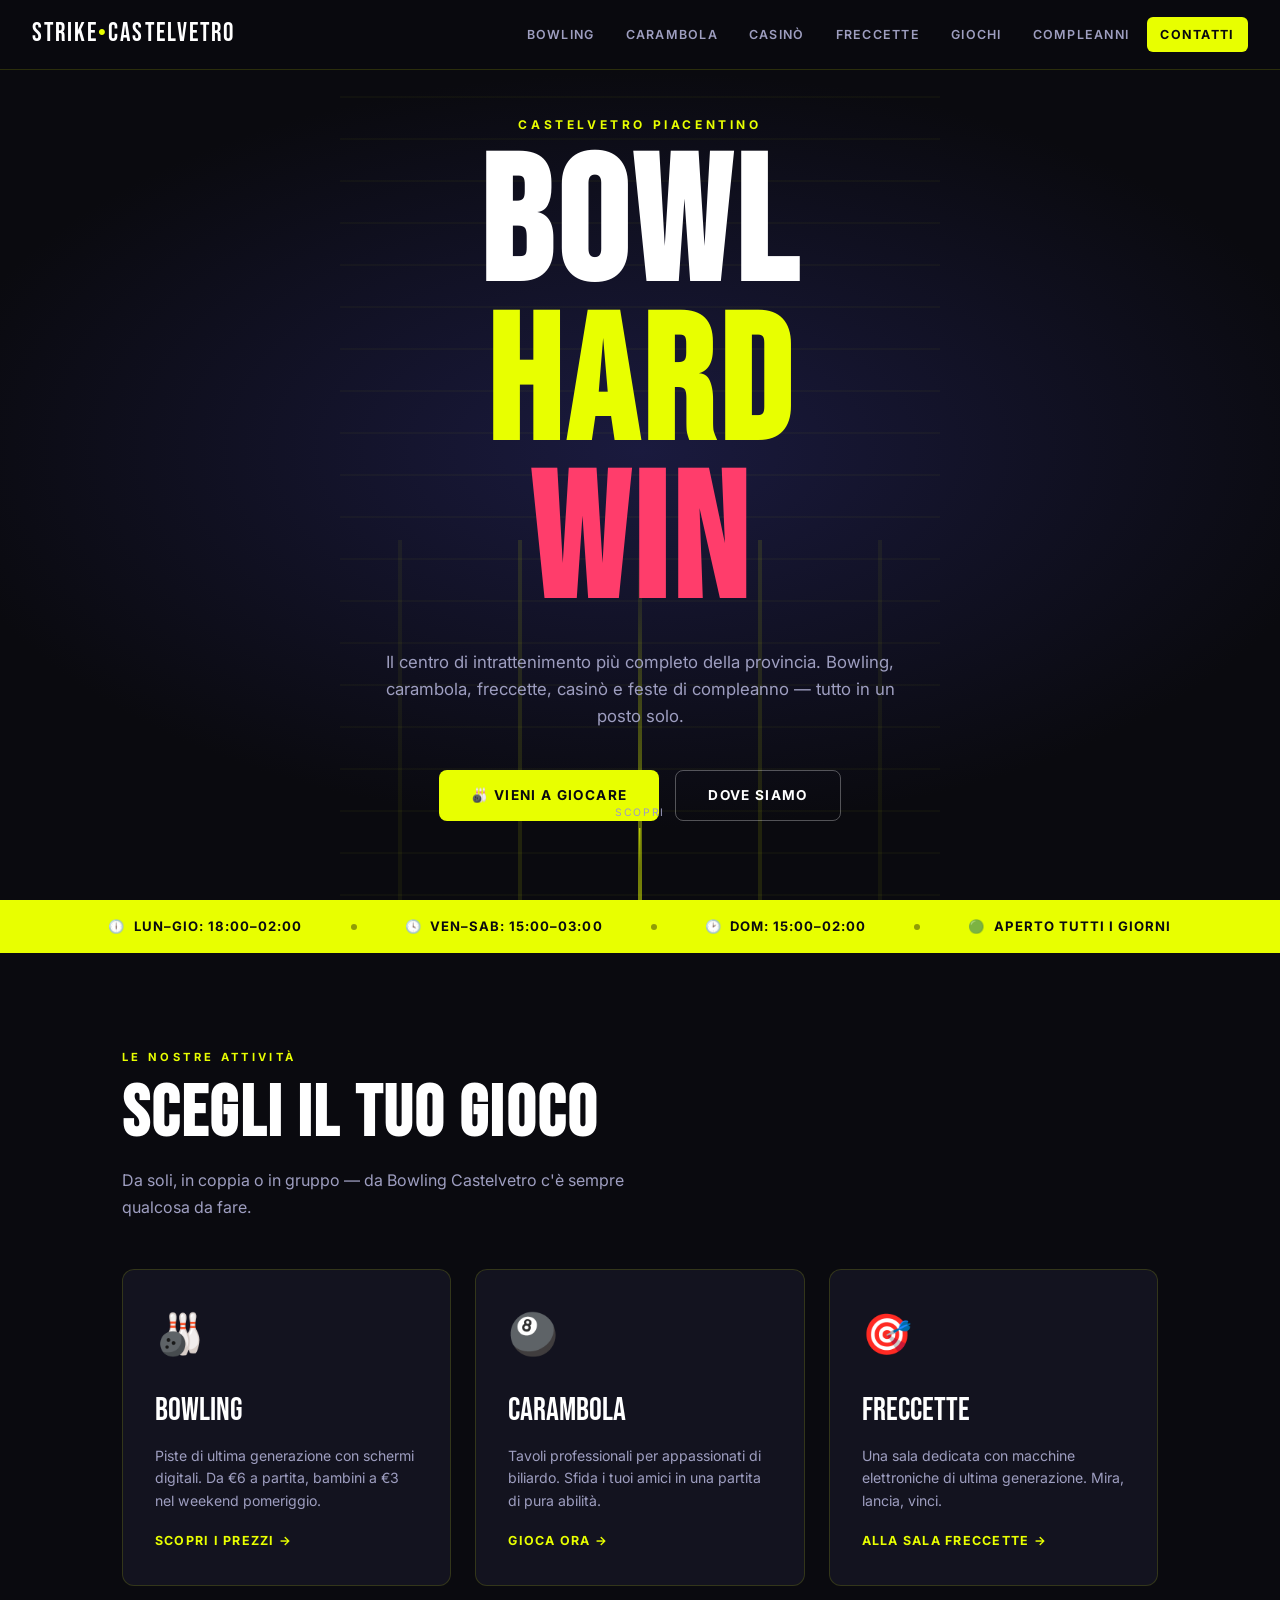
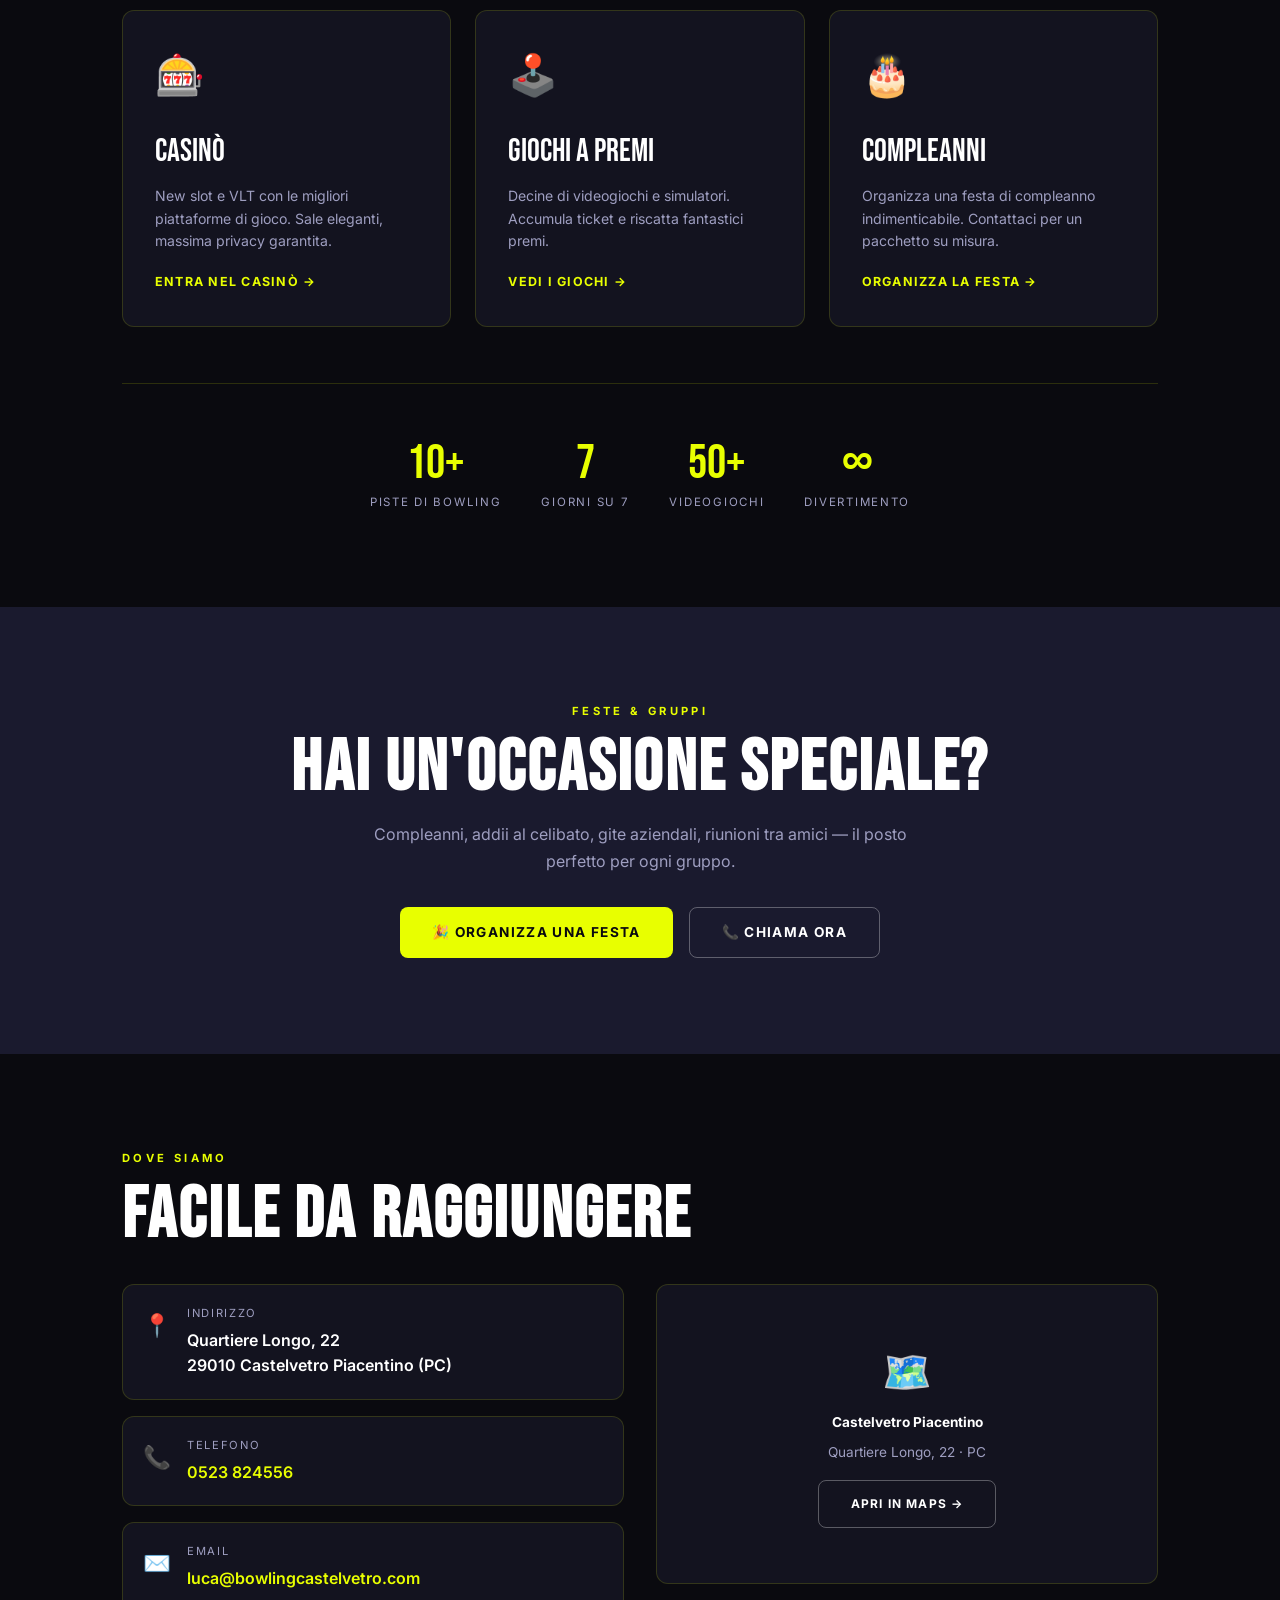
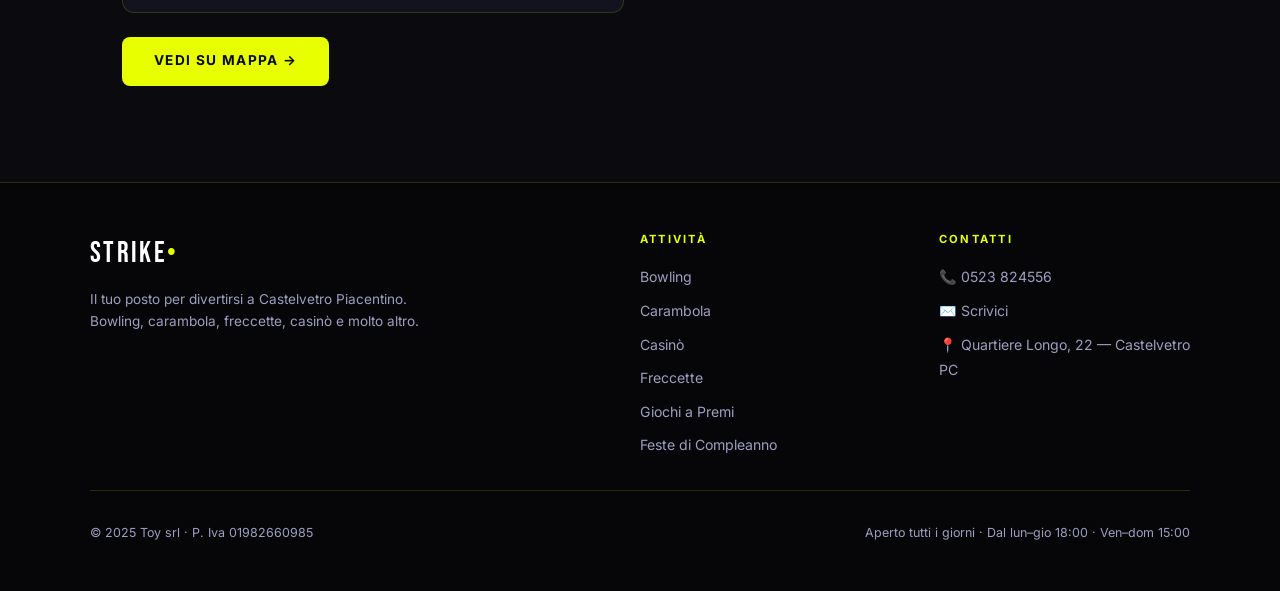
<file: index.html>
<!DOCTYPE html>
<html lang="it">
<head>
  <meta charset="UTF-8" />
  <meta name="viewport" content="width=device-width, initial-scale=1.0" />
  <meta name="description" content="Bowling Castelvetro Piacentino — bowling, carambola, freccette, casinò, feste di compleanno. Il divertimento è qui." />
  <title>Strike Castelvetro — Bowling & Entertainment</title>
  <link rel="stylesheet" href="css/style.css" />
</head>
<body>

  <nav class="navbar" id="navbar"></nav>

  <!-- HERO -->
  <section class="hero">
    <div class="hero-lane"></div>
    <div class="hero-eyebrow">Castelvetro Piacentino</div>
    <h1 class="hero-title">
      BOWL<br/><span class="accent">HARD</span><br/><span class="pink">WIN</span>
    </h1>
    <p class="hero-sub">Il centro di intrattenimento più completo della provincia. Bowling, carambola, freccette, casinò e feste di compleanno — tutto in un posto solo.</p>
    <div class="hero-actions">
      <a href="bowling.html" class="btn btn-primary">🎳 Vieni a Giocare</a>
      <a href="contatti.html" class="btn btn-outline">Dove Siamo</a>
    </div>
    <div class="hero-scroll">
      <span>Scopri</span>
      <div class="hero-scroll-line"></div>
    </div>
  </section>

  <!-- ORARI BAND -->
  <div class="orari-band">
    <div class="orari-band-item"><span>🕕</span> Lun–Gio: 18:00–02:00</div>
    <div class="orari-band-dot"></div>
    <div class="orari-band-item"><span>🕓</span> Ven–Sab: 15:00–03:00</div>
    <div class="orari-band-dot"></div>
    <div class="orari-band-item"><span>🕑</span> Dom: 15:00–02:00</div>
    <div class="orari-band-dot"></div>
    <div class="orari-band-item"><span>🟢</span> Aperto Tutti i Giorni</div>
  </div>

  <!-- ATTIVITÀ -->
  <div class="section">
    <div class="section-label">Le Nostre Attività</div>
    <h2 class="section-title reveal">Scegli il tuo gioco</h2>
    <p class="section-desc reveal">Da soli, in coppia o in gruppo — da Bowling Castelvetro c'è sempre qualcosa da fare.</p>

    <div class="activities-grid">
      <a href="bowling.html" class="activity-card reveal">
        <span class="activity-icon">🎳</span>
        <div class="activity-name">BOWLING</div>
        <p class="activity-desc">Piste di ultima generazione con schermi digitali. Da €6 a partita, bambini a €3 nel weekend pomeriggio.</p>
        <div class="activity-arrow">Scopri i prezzi →</div>
      </a>
      <a href="carambola.html" class="activity-card reveal">
        <span class="activity-icon">🎱</span>
        <div class="activity-name">CARAMBOLA</div>
        <p class="activity-desc">Tavoli professionali per appassionati di biliardo. Sfida i tuoi amici in una partita di pura abilità.</p>
        <div class="activity-arrow">Gioca ora →</div>
      </a>
      <a href="freccette.html" class="activity-card reveal">
        <span class="activity-icon">🎯</span>
        <div class="activity-name">FRECCETTE</div>
        <p class="activity-desc">Una sala dedicata con macchine elettroniche di ultima generazione. Mira, lancia, vinci.</p>
        <div class="activity-arrow">Alla sala freccette →</div>
      </a>
      <a href="casino.html" class="activity-card reveal">
        <span class="activity-icon">🎰</span>
        <div class="activity-name">CASINÒ</div>
        <p class="activity-desc">New slot e VLT con le migliori piattaforme di gioco. Sale eleganti, massima privacy garantita.</p>
        <div class="activity-arrow">Entra nel casinò →</div>
      </a>
      <a href="giochi.html" class="activity-card reveal">
        <span class="activity-icon">🕹️</span>
        <div class="activity-name">GIOCHI A PREMI</div>
        <p class="activity-desc">Decine di videogiochi e simulatori. Accumula ticket e riscatta fantastici premi.</p>
        <div class="activity-arrow">Vedi i giochi →</div>
      </a>
      <a href="compleanno.html" class="activity-card reveal">
        <span class="activity-icon">🎂</span>
        <div class="activity-name">COMPLEANNI</div>
        <p class="activity-desc">Organizza una festa di compleanno indimenticabile. Contattaci per un pacchetto su misura.</p>
        <div class="activity-arrow">Organizza la festa →</div>
      </a>
    </div>

    <!-- STATS -->
    <div class="stat-bar">
      <div class="stat-item reveal"><div class="stat-value">10+</div><div class="stat-label">Piste di Bowling</div></div>
      <div class="stat-item reveal"><div class="stat-value">7</div><div class="stat-label">Giorni su 7</div></div>
      <div class="stat-item reveal"><div class="stat-value">50+</div><div class="stat-label">Videogiochi</div></div>
      <div class="stat-item reveal"><div class="stat-value">∞</div><div class="stat-label">Divertimento</div></div>
    </div>
  </div>

  <!-- CTA BAND -->
  <div class="section-full">
    <div class="section-inner" style="text-align:center;">
      <div class="section-label reveal">Feste &amp; Gruppi</div>
      <h2 class="section-title reveal">Hai un'occasione speciale?</h2>
      <p class="section-desc reveal" style="margin:0 auto 2rem;">Compleanni, addii al celibato, gite aziendali, riunioni tra amici — il posto perfetto per ogni gruppo.</p>
      <div style="display:flex;gap:1rem;justify-content:center;flex-wrap:wrap;" class="reveal">
        <a href="compleanno.html" class="btn btn-primary">🎉 Organizza una Festa</a>
        <a href="contatti.html" class="btn btn-outline">📞 Chiama Ora</a>
      </div>
    </div>
  </div>

  <!-- DOVE SIAMO -->
  <div class="section">
    <div class="section-label">Dove Siamo</div>
    <h2 class="section-title reveal">Facile da raggiungere</h2>
    <div class="contact-grid" style="margin-top:2rem;">
      <div class="reveal">
        <div class="contact-info-item">
          <div class="contact-info-icon">📍</div>
          <div>
            <div class="contact-info-label">Indirizzo</div>
            <div class="contact-info-val">Quartiere Longo, 22<br/>29010 Castelvetro Piacentino (PC)</div>
          </div>
        </div>
        <div class="contact-info-item">
          <div class="contact-info-icon">📞</div>
          <div>
            <div class="contact-info-label">Telefono</div>
            <div class="contact-info-val"><a href="tel:+390523824556">0523 824556</a></div>
          </div>
        </div>
        <div class="contact-info-item">
          <div class="contact-info-icon">✉️</div>
          <div>
            <div class="contact-info-label">Email</div>
            <div class="contact-info-val"><a href="mailto:luca@bowlingcastelvetro.com">luca@bowlingcastelvetro.com</a></div>
          </div>
        </div>
        <a href="contatti.html" class="btn btn-primary" style="margin-top:0.5rem;">Vedi su Mappa →</a>
      </div>
      <div class="contact-map-placeholder reveal">
        <div style="font-size:2.5rem">🗺️</div>
        <div style="font-weight:700;color:var(--white);">Castelvetro Piacentino</div>
        <div>Quartiere Longo, 22 · PC</div>
        <a href="https://maps.google.it/?q=Bowling+Castelvetro+Quartiere+Longo+Castelvetro+Piacentino" target="_blank" class="btn btn-outline" style="margin-top:0.5rem;font-size:0.75rem;">Apri in Maps →</a>
      </div>
    </div>
  </div>

  <footer class="footer" id="footer"></footer>
  <script src="js/components.js"></script>
  <script src="js/main.js"></script>
</body>
</html>
</file>
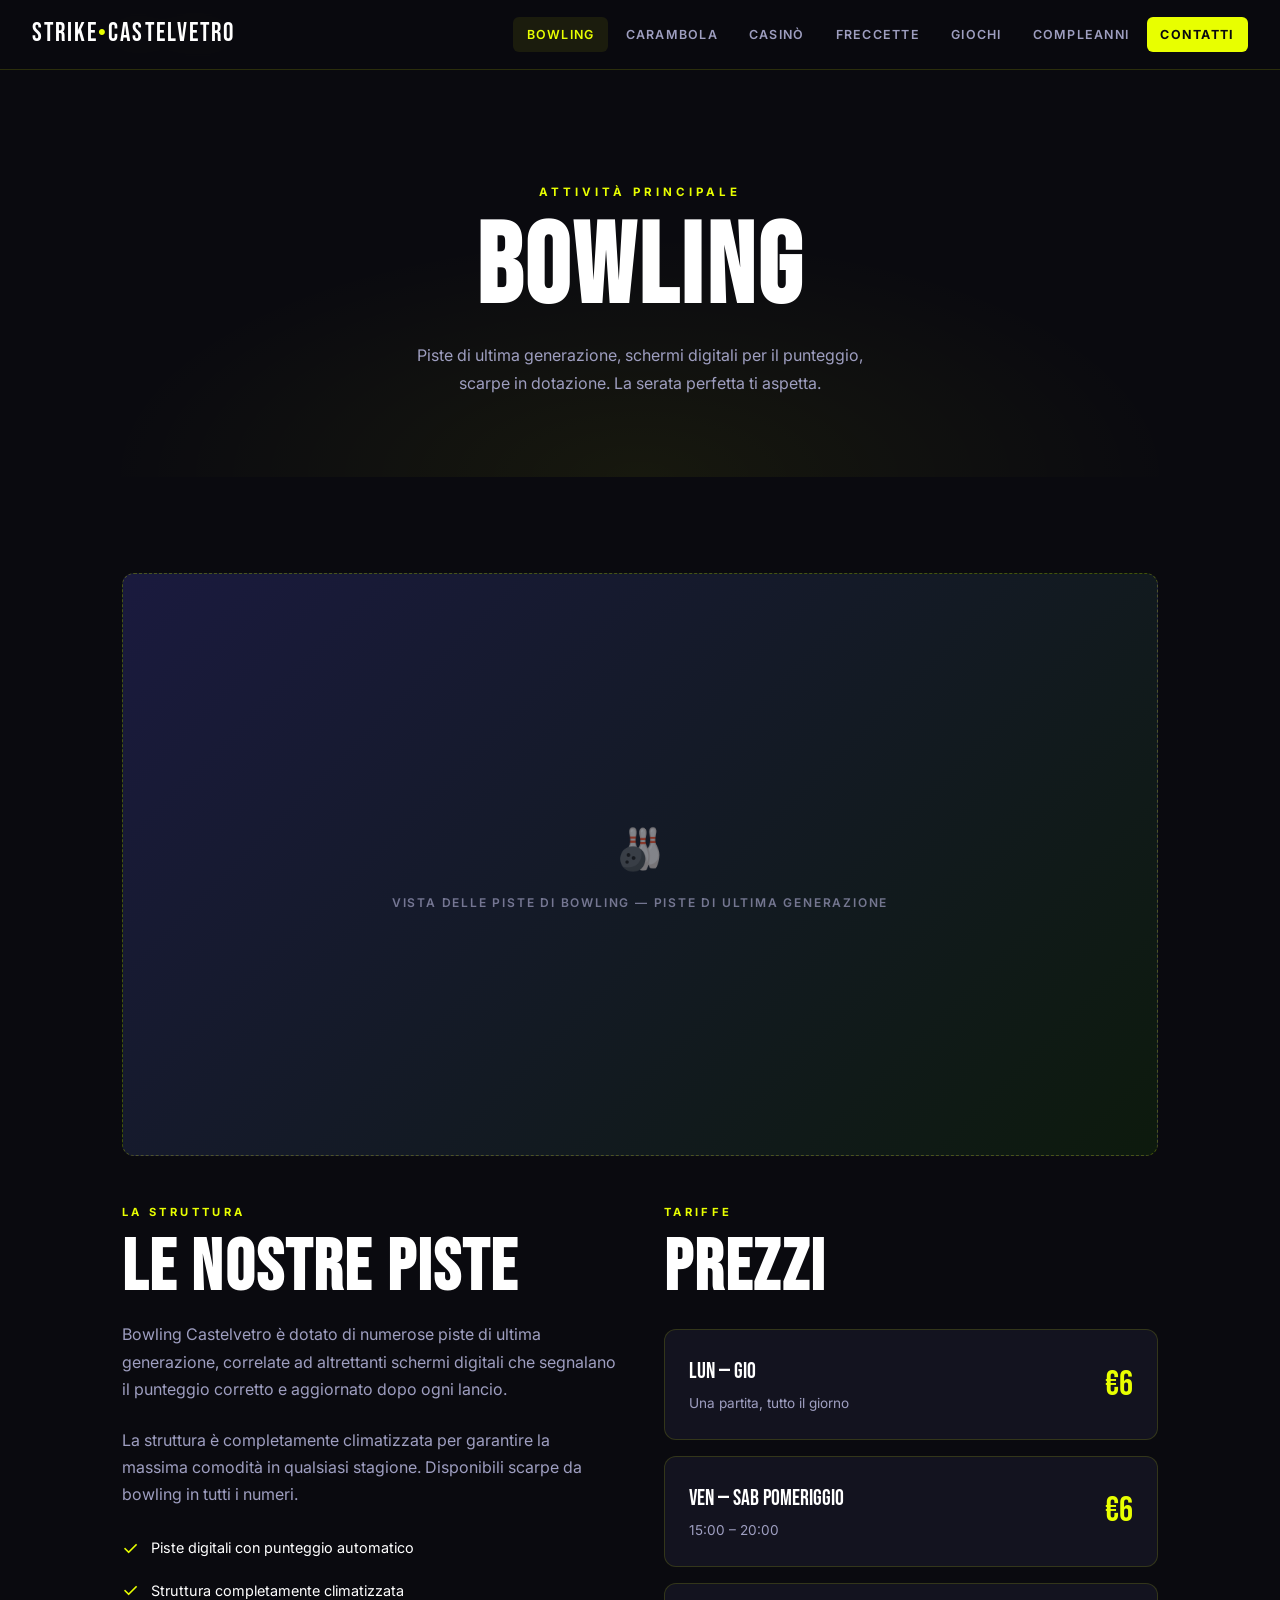
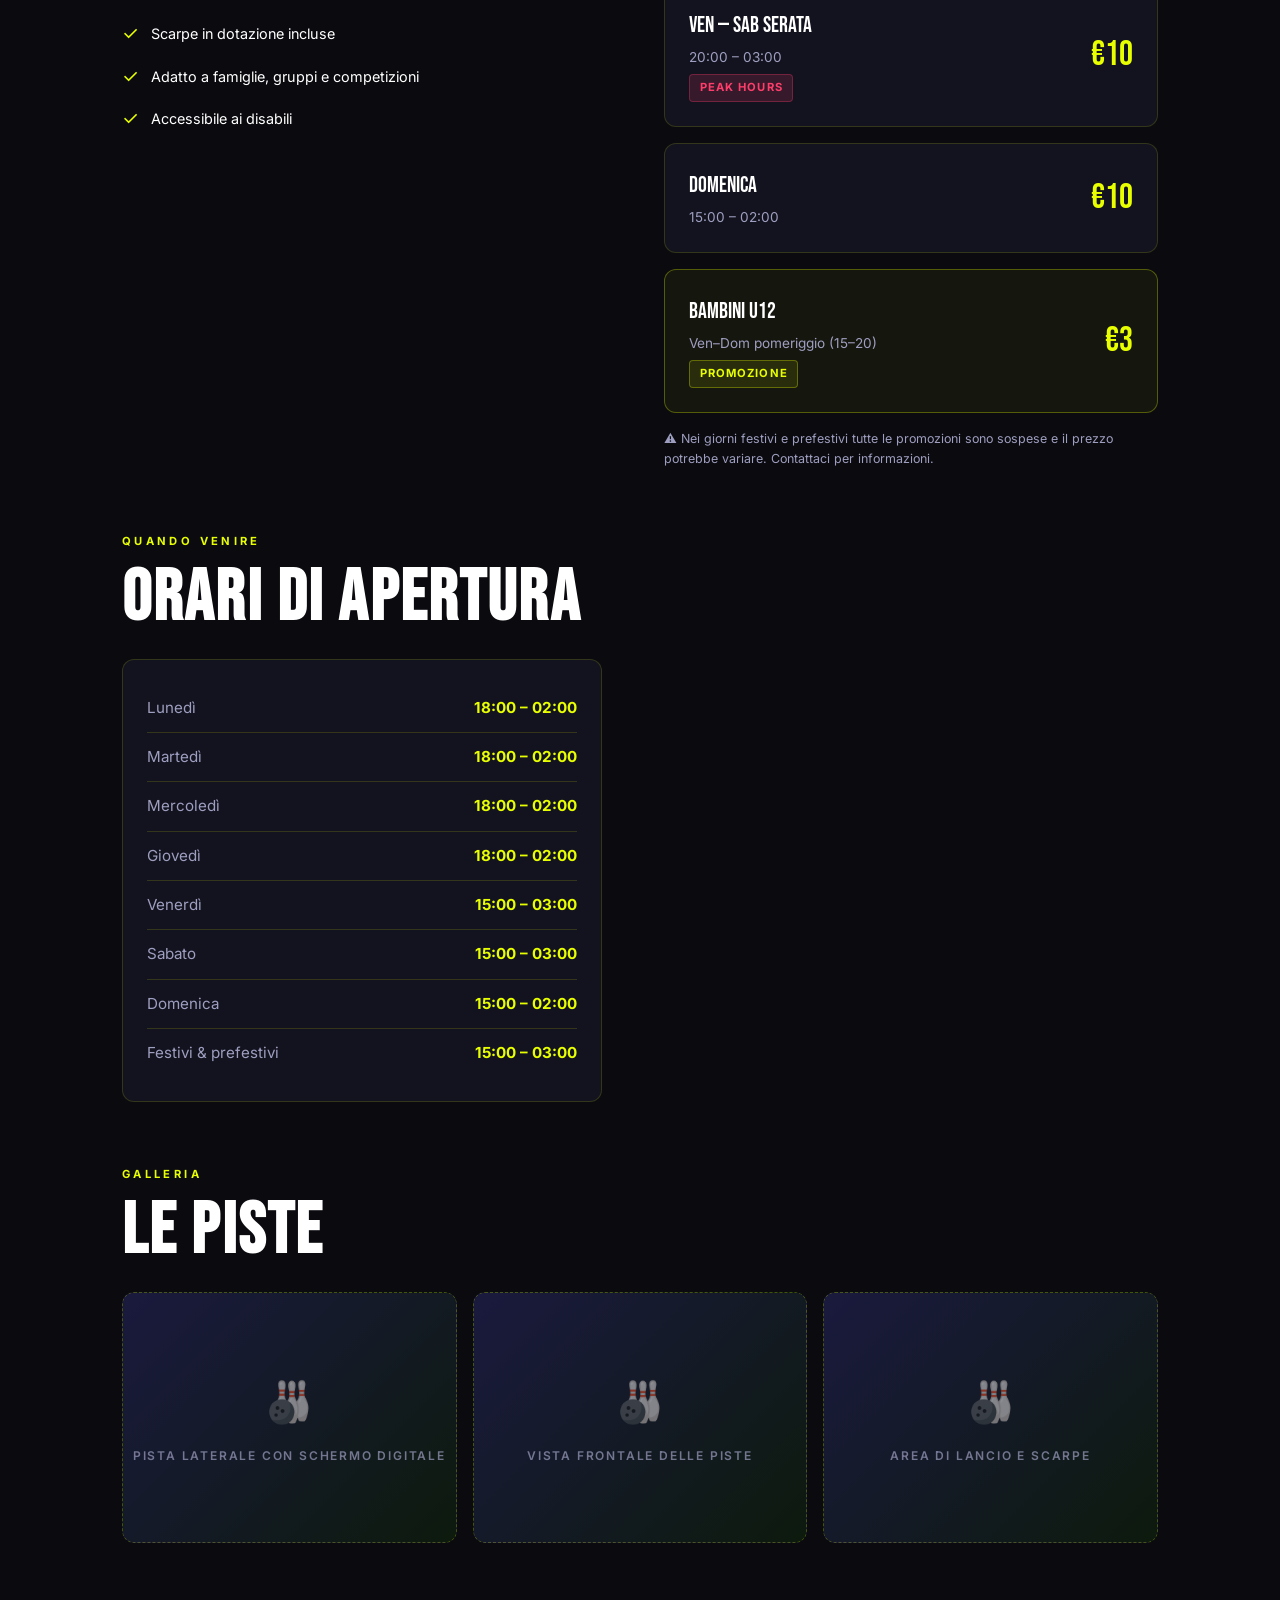
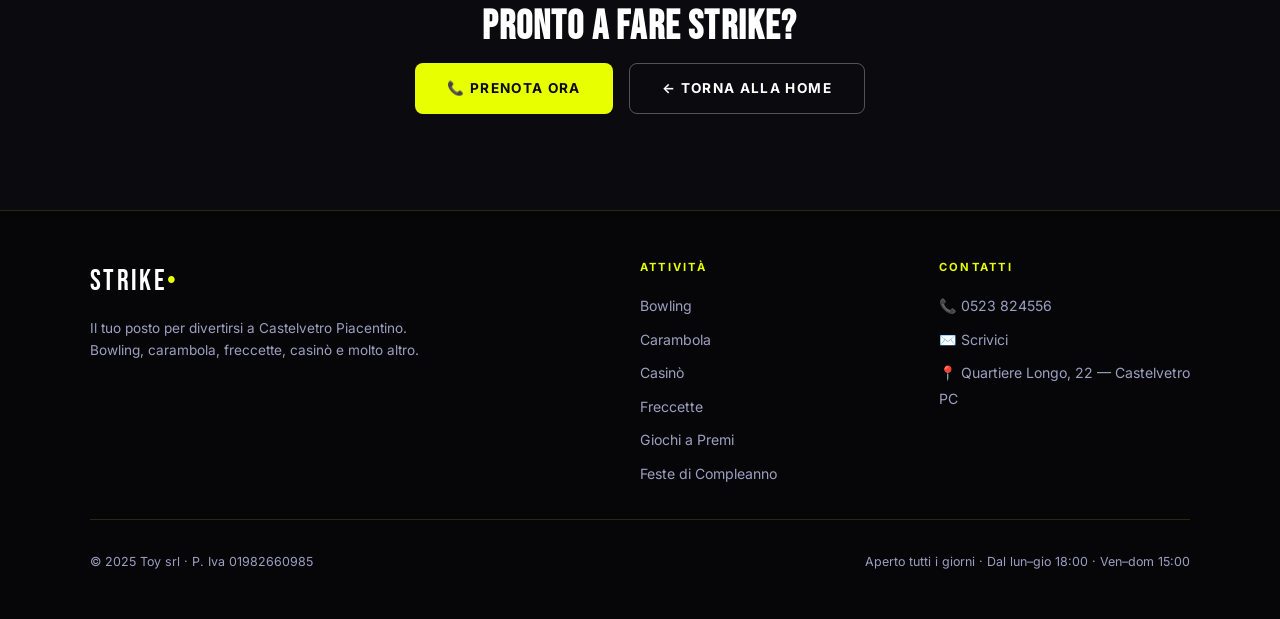
<file: bowling.html>
<!DOCTYPE html>
<html lang="it">
<head>
  <meta charset="UTF-8" />
  <meta name="viewport" content="width=device-width, initial-scale=1.0" />
  <title>Bowling — Strike Castelvetro</title>
  <link rel="stylesheet" href="css/style.css" />
</head>
<body>

  <nav class="navbar" id="navbar"></nav>

  <!-- BREADCRUMB -->
  <div class="breadcrumb">
    <a href="index.html">Home</a>
    <span class="breadcrumb-sep">›</span>
    <span>Bowling</span>
  </div>

  <!-- PAGE HERO -->
  <section class="page-hero">
    <div class="page-hero-label">Attività principale</div>
    <h1 class="page-hero-title">BOWLING</h1>
    <p class="page-hero-sub">Piste di ultima generazione, schermi digitali per il punteggio, scarpe in dotazione. La serata perfetta ti aspetta.</p>
  </section>

  <!-- CONTENT -->
  <div class="section">

    <!-- LANE PLACEHOLDER -->
    <div class="img-placeholder img-placeholder-bowling reveal" style="margin-bottom:3rem;">
      <div class="img-placeholder-icon">🎳</div>
      <div class="img-placeholder-caption">Vista delle piste di bowling — piste di ultima generazione</div>
    </div>

    <div style="display:grid;grid-template-columns:1fr 1fr;gap:3rem;align-items:start;" class="two-col-grid">

      <!-- LEFT: DESCRIZIONE -->
      <div class="reveal">
        <div class="section-label">La struttura</div>
        <h2 class="section-title">Le nostre piste</h2>
        <p style="color:var(--muted);line-height:1.7;margin-bottom:1.5rem;">
          Bowling Castelvetro è dotato di numerose piste di ultima generazione, correlate ad altrettanti schermi digitali che segnalano il punteggio corretto e aggiornato dopo ogni lancio.
        </p>
        <p style="color:var(--muted);line-height:1.7;margin-bottom:1.5rem;">
          La struttura è completamente climatizzata per garantire la massima comodità in qualsiasi stagione. Disponibili scarpe da bowling in tutti i numeri.
        </p>

        <!-- Features -->
        <div style="display:flex;flex-direction:column;gap:0.75rem;margin-top:1.5rem;">
          <div style="display:flex;gap:0.75rem;align-items:center;font-size:0.9rem;">
            <span style="color:var(--accent);font-size:1.2rem;">✓</span>
            <span>Piste digitali con punteggio automatico</span>
          </div>
          <div style="display:flex;gap:0.75rem;align-items:center;font-size:0.9rem;">
            <span style="color:var(--accent);font-size:1.2rem;">✓</span>
            <span>Struttura completamente climatizzata</span>
          </div>
          <div style="display:flex;gap:0.75rem;align-items:center;font-size:0.9rem;">
            <span style="color:var(--accent);font-size:1.2rem;">✓</span>
            <span>Scarpe in dotazione incluse</span>
          </div>
          <div style="display:flex;gap:0.75rem;align-items:center;font-size:0.9rem;">
            <span style="color:var(--accent);font-size:1.2rem;">✓</span>
            <span>Adatto a famiglie, gruppi e competizioni</span>
          </div>
          <div style="display:flex;gap:0.75rem;align-items:center;font-size:0.9rem;">
            <span style="color:var(--accent);font-size:1.2rem;">✓</span>
            <span>Accessibile ai disabili</span>
          </div>
        </div>
      </div>

      <!-- RIGHT: PREZZI -->
      <div class="reveal">
        <div class="section-label">Tariffe</div>
        <h2 class="section-title">Prezzi</h2>

        <div class="prezzi-grid" style="margin-top:1.5rem;">

          <div class="prezzo-card">
            <div>
              <div class="prezzo-card-name">Lun — Gio</div>
              <div class="prezzo-card-label">Una partita, tutto il giorno</div>
            </div>
            <div class="prezzo-card-value">€6</div>
          </div>

          <div class="prezzo-card">
            <div>
              <div class="prezzo-card-name">Ven — Sab pomeriggio</div>
              <div class="prezzo-card-label">15:00 – 20:00</div>
            </div>
            <div class="prezzo-card-value">€6</div>
          </div>

          <div class="prezzo-card">
            <div>
              <div class="prezzo-card-name">Ven — Sab serata</div>
              <div class="prezzo-card-label">20:00 – 03:00</div>
              <div class="prezzo-badge">Peak hours</div>
            </div>
            <div class="prezzo-card-value">€10</div>
          </div>

          <div class="prezzo-card">
            <div>
              <div class="prezzo-card-name">Domenica</div>
              <div class="prezzo-card-label">15:00 – 02:00</div>
            </div>
            <div class="prezzo-card-value">€10</div>
          </div>

          <div class="prezzo-card" style="background:rgba(232,255,0,0.05);border-color:rgba(232,255,0,0.3);">
            <div>
              <div class="prezzo-card-name">Bambini U12</div>
              <div class="prezzo-card-label">Ven–Dom pomeriggio (15–20)</div>
              <div class="prezzo-badge" style="background:rgba(232,255,0,0.1);border-color:rgba(232,255,0,0.3);color:var(--accent);">Promozione</div>
            </div>
            <div class="prezzo-card-value">€3</div>
          </div>

        </div>

        <p style="font-size:0.78rem;color:var(--muted);margin-top:1rem;line-height:1.6;">
          ⚠️ Nei giorni festivi e prefestivi tutte le promozioni sono sospese e il prezzo potrebbe variare. Contattaci per informazioni.
        </p>
      </div>

    </div><!-- end two-col-grid -->

    <!-- ORARI -->
    <div style="margin-top:4rem;" class="reveal">
      <div class="section-label">Quando venire</div>
      <h2 class="section-title">Orari di apertura</h2>
      <div style="max-width:480px;margin-top:1.5rem;background:var(--bg-card);border:1px solid var(--border);border-radius:var(--radius);padding:1.5rem;">
        <table class="orari-table">
          <tr><td>Lunedì</td><td>18:00 – 02:00</td></tr>
          <tr><td>Martedì</td><td>18:00 – 02:00</td></tr>
          <tr><td>Mercoledì</td><td>18:00 – 02:00</td></tr>
          <tr><td>Giovedì</td><td>18:00 – 02:00</td></tr>
          <tr><td>Venerdì</td><td>15:00 – 03:00</td></tr>
          <tr><td>Sabato</td><td>15:00 – 03:00</td></tr>
          <tr><td>Domenica</td><td>15:00 – 02:00</td></tr>
          <tr><td>Festivi &amp; prefestivi</td><td>15:00 – 03:00</td></tr>
        </table>
      </div>
    </div>

    <!-- GALLERY PLACEHOLDER -->
    <div style="margin-top:4rem;">
      <div class="section-label reveal">Galleria</div>
      <h2 class="section-title reveal">Le piste</h2>
      <div class="gallery-grid" style="margin-top:1.5rem;">
        <div class="gallery-item reveal">
          <div class="img-placeholder img-placeholder-bowling img-placeholder-sm">
            <div class="img-placeholder-icon">🎳</div>
            <div class="img-placeholder-caption">Pista laterale con schermo digitale</div>
          </div>
        </div>
        <div class="gallery-item reveal">
          <div class="img-placeholder img-placeholder-bowling img-placeholder-sm">
            <div class="img-placeholder-icon">🎳</div>
            <div class="img-placeholder-caption">Vista frontale delle piste</div>
          </div>
        </div>
        <div class="gallery-item reveal">
          <div class="img-placeholder img-placeholder-bowling img-placeholder-sm">
            <div class="img-placeholder-icon">🎳</div>
            <div class="img-placeholder-caption">Area di lancio e scarpe</div>
          </div>
        </div>
      </div>
    </div>

    <!-- CTA -->
    <div style="margin-top:4rem;text-align:center;" class="reveal">
      <h3 style="font-family:var(--font-display);font-size:2.5rem;margin-bottom:1rem;">Pronto a fare STRIKE?</h3>
      <div style="display:flex;gap:1rem;justify-content:center;flex-wrap:wrap;">
        <a href="contatti.html" class="btn btn-primary">📞 Prenota ora</a>
        <a href="index.html" class="btn btn-outline">← Torna alla home</a>
      </div>
    </div>

  </div>

  <footer class="footer" id="footer"></footer>

  <script src="js/components.js"></script>
  <script src="js/main.js"></script>
  <style>
    @media (max-width: 700px) {
      .two-col-grid { grid-template-columns: 1fr !important; }
    }
  </style>
</body>
</html>
</file>
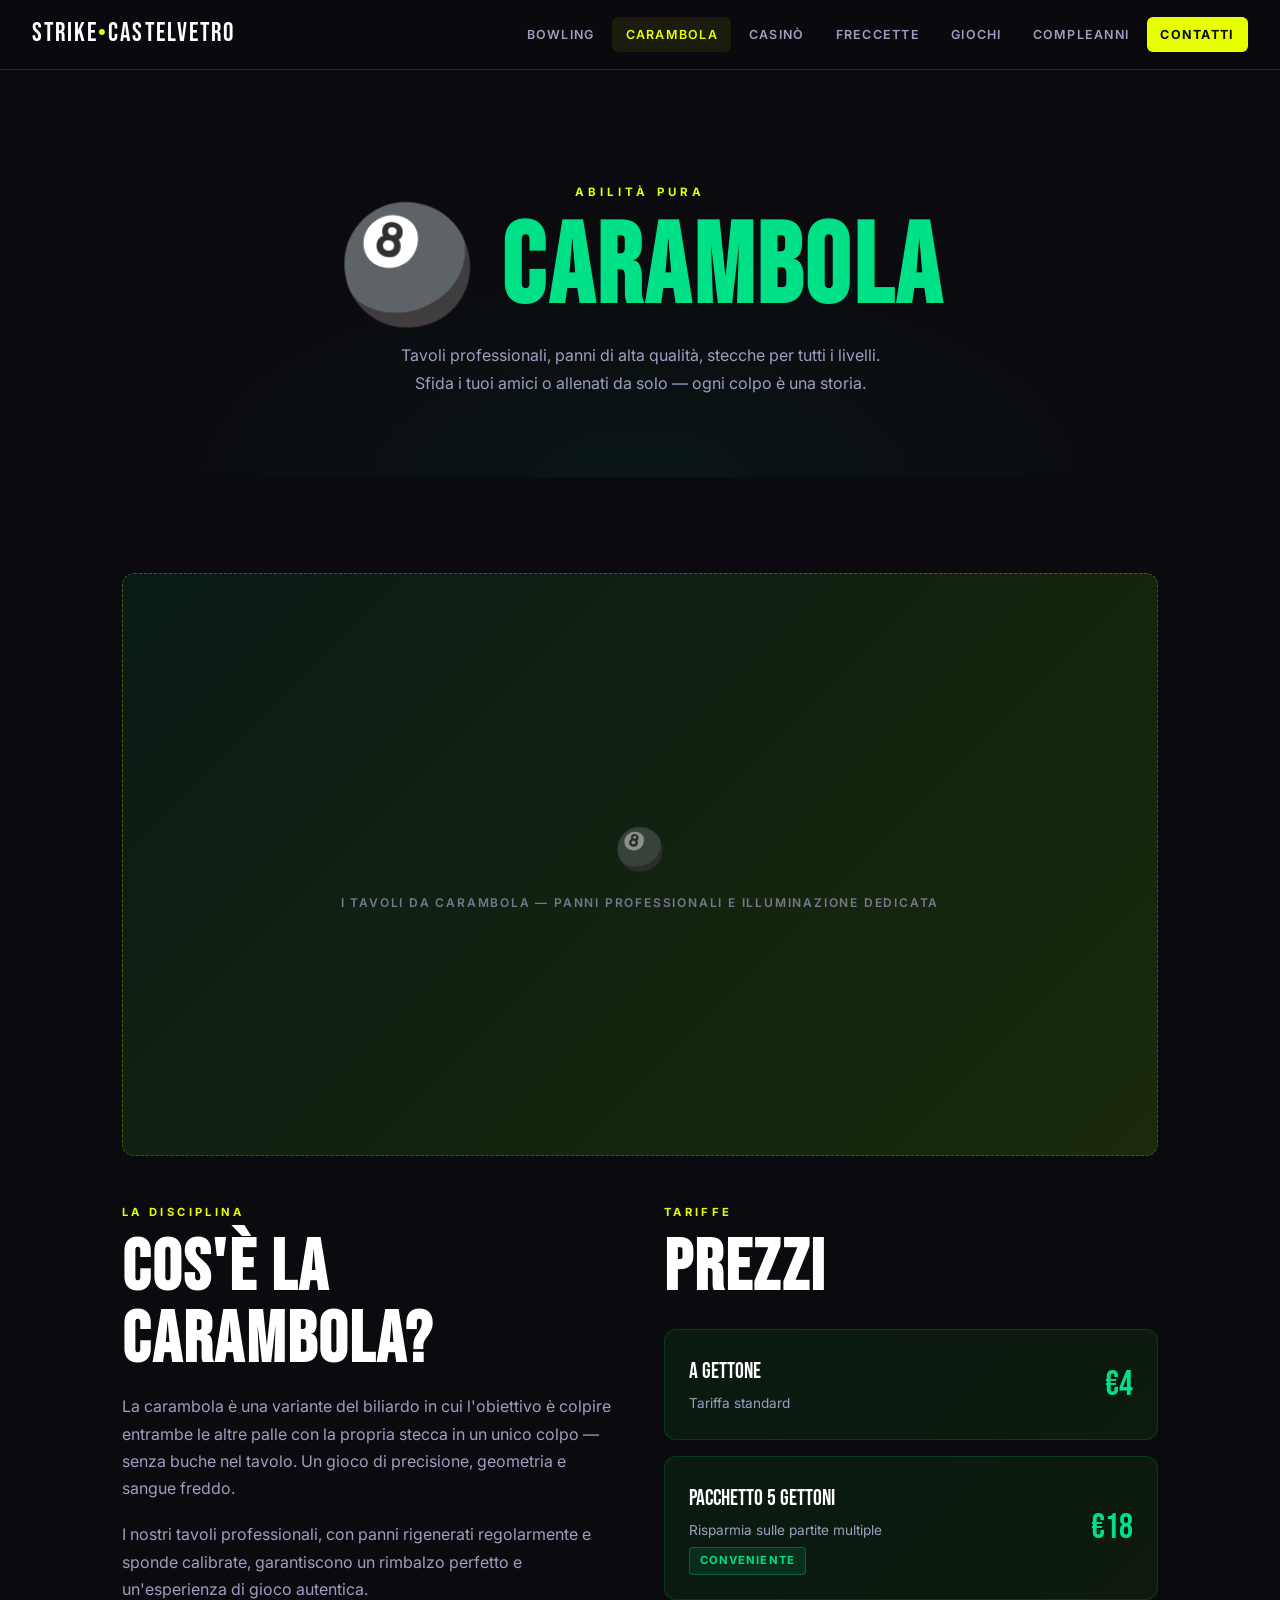
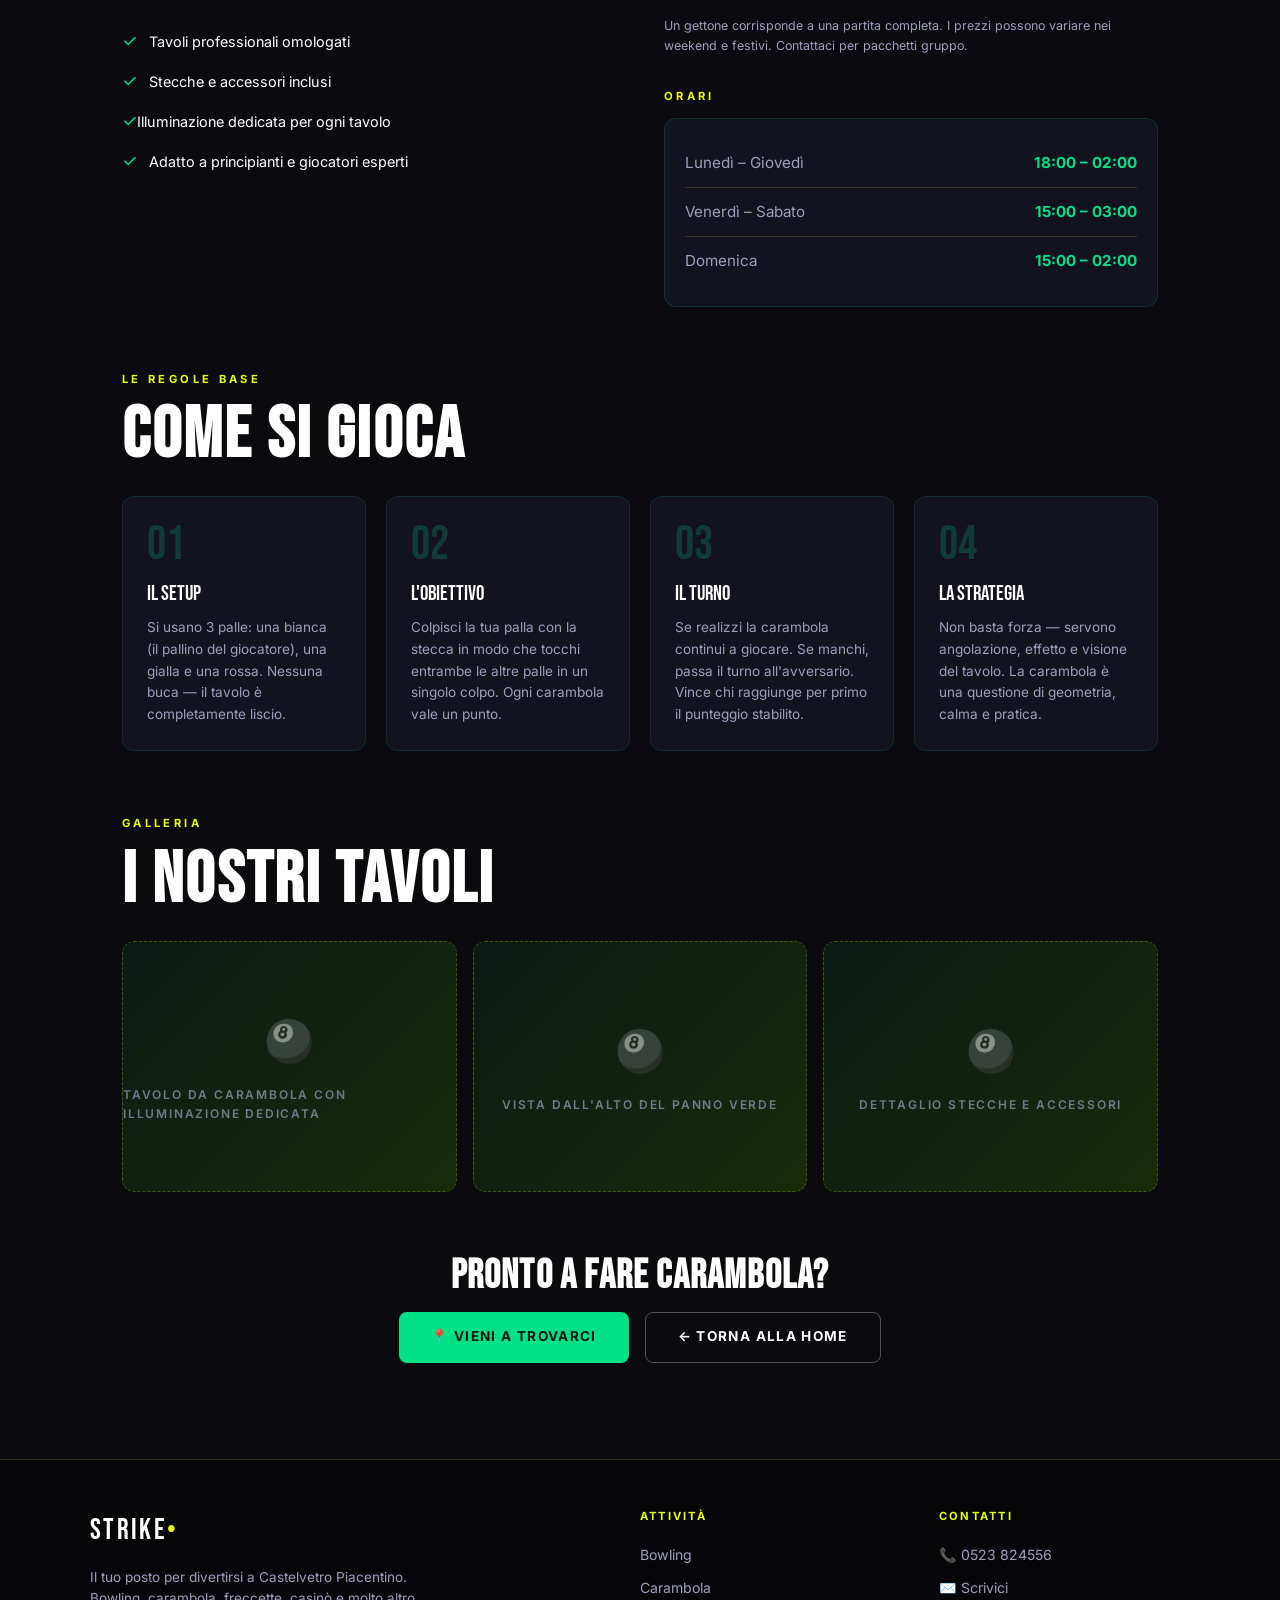
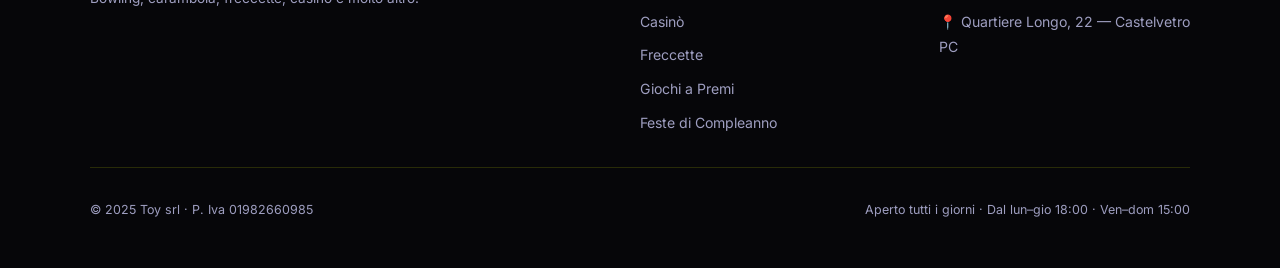
<file: carambola.html>
<!DOCTYPE html>
<html lang="it">
<head>
  <meta charset="UTF-8" />
  <meta name="viewport" content="width=device-width, initial-scale=1.0" />
  <title>Carambola — Strike Castelvetro</title>
  <link rel="stylesheet" href="css/style.css" />
  <style>
    .page-hero {
      background: radial-gradient(ellipse 60% 80% at 50% 100%, rgba(0, 160, 100, 0.08) 0%, transparent 70%);
    }
    .page-hero-title { color: #00E087; }

    .pool-felt-bg {
      background: linear-gradient(135deg, #0a1a10 0%, #0d1a0d 100%);
      border: 1px solid rgba(0,224,135,0.15);
    }

    .rules-grid {
      display: grid;
      grid-template-columns: repeat(auto-fill, minmax(240px, 1fr));
      gap: 1.25rem;
      margin-top: 1.5rem;
    }
    .rule-card {
      background: var(--bg-card);
      border: 1px solid rgba(0,224,135,0.12);
      border-radius: var(--radius);
      padding: 1.5rem;
    }
    .rule-card-num {
      font-family: var(--font-display);
      font-size: 3rem;
      color: #00E087;
      opacity: 0.2;
      line-height: 1;
      margin-bottom: 0.5rem;
    }
    .rule-card-title {
      font-family: var(--font-display);
      font-size: 1.3rem;
      margin-bottom: 0.4rem;
    }
    .rule-card-desc { font-size: 0.85rem; color: var(--muted); line-height: 1.6; }

    @media (max-width:700px) {
      .two-col-grid { grid-template-columns: 1fr !important; }
    }
  </style>
</head>
<body>

  <nav class="navbar" id="navbar"></nav>

  <div class="breadcrumb">
    <a href="index.html">Home</a>
    <span class="breadcrumb-sep">›</span>
    <span>Carambola</span>
  </div>

  <section class="page-hero">
    <div class="page-hero-label">Abilità pura</div>
    <h1 class="page-hero-title">🎱 CARAMBOLA</h1>
    <p class="page-hero-sub">Tavoli professionali, panni di alta qualità, stecche per tutti i livelli. Sfida i tuoi amici o allenati da solo — ogni colpo è una storia.</p>
  </section>

  <div class="section">

    <!-- MAIN IMAGE -->
    <div class="img-placeholder img-placeholder-carambola reveal" style="margin-bottom:3rem;">
      <div class="img-placeholder-icon">🎱</div>
      <div class="img-placeholder-caption">I tavoli da carambola — panni professionali e illuminazione dedicata</div>
    </div>

    <!-- INTRO -->
    <div style="display:grid;grid-template-columns:1fr 1fr;gap:3rem;align-items:start;" class="two-col-grid">

      <div class="reveal">
        <div class="section-label">La disciplina</div>
        <h2 class="section-title">Cos'è la carambola?</h2>
        <p style="color:var(--muted);line-height:1.7;margin-bottom:1.2rem;">
          La carambola è una variante del biliardo in cui l'obiettivo è colpire entrambe le altre palle con la propria stecca in un unico colpo — senza buche nel tavolo. Un gioco di precisione, geometria e sangue freddo.
        </p>
        <p style="color:var(--muted);line-height:1.7;margin-bottom:1.2rem;">
          I nostri tavoli professionali, con panni rigenerati regolarmente e sponde calibrate, garantiscono un rimbalzo perfetto e un'esperienza di gioco autentica.
        </p>
        <div style="display:flex;flex-direction:column;gap:0.75rem;margin-top:1.5rem;">
          <div style="display:flex;gap:0.75rem;align-items:center;font-size:0.9rem;">
            <span style="color:#00E087;font-size:1.1rem;">✓</span>
            <span>Tavoli professionali omologati</span>
          </div>
          <div style="display:flex;gap:0.75rem;align-items:center;font-size:0.9rem;">
            <span style="color:#00E087;font-size:1.1rem;">✓</span>
            <span>Stecche e accessori inclusi</span>
          </div>
          <div style="display:flex;gap:0.75ású;align-items:center;font-size:0.9rem;">
            <span style="color:#00E087;font-size:1.1rem;">✓</span>
            <span>Illuminazione dedicata per ogni tavolo</span>
          </div>
          <div style="display:flex;gap:0.75rem;align-items:center;font-size:0.9rem;">
            <span style="color:#00E087;font-size:1.1rem;">✓</span>
            <span>Adatto a principianti e giocatori esperti</span>
          </div>
        </div>
      </div>

      <div class="reveal">
        <div class="section-label">Tariffe</div>
        <h2 class="section-title">Prezzi</h2>
        <div class="prezzi-grid" style="margin-top:1.5rem;">
          <div class="prezzo-card pool-felt-bg">
            <div>
              <div class="prezzo-card-name">A gettone</div>
              <div class="prezzo-card-label">Tariffa standard</div>
            </div>
            <div class="prezzo-card-value" style="color:#00E087;">€4</div>
          </div>
          <div class="prezzo-card pool-felt-bg">
            <div>
              <div class="prezzo-card-name">Pacchetto 5 gettoni</div>
              <div class="prezzo-card-label">Risparmia sulle partite multiple</div>
              <div class="prezzo-badge" style="background:rgba(0,224,135,0.1);border-color:rgba(0,224,135,0.3);color:#00E087;">Conveniente</div>
            </div>
            <div class="prezzo-card-value" style="color:#00E087;">€18</div>
          </div>
        </div>
        <p style="font-size:0.78rem;color:var(--muted);margin-top:1rem;line-height:1.6;">
          Un gettone corrisponde a una partita completa. I prezzi possono variare nei weekend e festivi. Contattaci per pacchetti gruppo.
        </p>

        <div style="margin-top:2rem;">
          <div class="section-label" style="margin-bottom:0.75rem;">Orari</div>
          <div style="background:var(--bg-card);border:1px solid rgba(0,224,135,0.15);border-radius:var(--radius);padding:1.25rem;">
            <table class="orari-table">
              <tr><td>Lunedì – Giovedì</td><td style="color:#00E087;">18:00 – 02:00</td></tr>
              <tr><td>Venerdì – Sabato</td><td style="color:#00E087;">15:00 – 03:00</td></tr>
              <tr><td>Domenica</td><td style="color:#00E087;">15:00 – 02:00</td></tr>
            </table>
          </div>
        </div>
      </div>

    </div>

    <!-- COME SI GIOCA -->
    <div style="margin-top:4rem;">
      <div class="section-label reveal">Le regole base</div>
      <h2 class="section-title reveal">Come si gioca</h2>
      <div class="rules-grid">
        <div class="rule-card reveal">
          <div class="rule-card-num">01</div>
          <div class="rule-card-title">IL SETUP</div>
          <p class="rule-card-desc">Si usano 3 palle: una bianca (il pallino del giocatore), una gialla e una rossa. Nessuna buca — il tavolo è completamente liscio.</p>
        </div>
        <div class="rule-card reveal">
          <div class="rule-card-num">02</div>
          <div class="rule-card-title">L'OBIETTIVO</div>
          <p class="rule-card-desc">Colpisci la tua palla con la stecca in modo che tocchi entrambe le altre palle in un singolo colpo. Ogni carambola vale un punto.</p>
        </div>
        <div class="rule-card reveal">
          <div class="rule-card-num">03</div>
          <div class="rule-card-title">IL TURNO</div>
          <p class="rule-card-desc">Se realizzi la carambola continui a giocare. Se manchi, passa il turno all'avversario. Vince chi raggiunge per primo il punteggio stabilito.</p>
        </div>
        <div class="rule-card reveal">
          <div class="rule-card-num">04</div>
          <div class="rule-card-title">LA STRATEGIA</div>
          <p class="rule-card-desc">Non basta forza — servono angolazione, effetto e visione del tavolo. La carambola è una questione di geometria, calma e pratica.</p>
        </div>
      </div>
    </div>

    <!-- GALLERY -->
    <div style="margin-top:4rem;">
      <div class="section-label reveal">Galleria</div>
      <h2 class="section-title reveal">I nostri tavoli</h2>
      <div class="gallery-grid" style="margin-top:1.5rem;">
        <div class="gallery-item reveal">
          <div class="img-placeholder img-placeholder-carambola img-placeholder-sm">
            <div class="img-placeholder-icon">🎱</div>
            <div class="img-placeholder-caption">Tavolo da carambola con illuminazione dedicata</div>
          </div>
        </div>
        <div class="gallery-item reveal">
          <div class="img-placeholder img-placeholder-carambola img-placeholder-sm">
            <div class="img-placeholder-icon">🎱</div>
            <div class="img-placeholder-caption">Vista dall'alto del panno verde</div>
          </div>
        </div>
        <div class="gallery-item reveal">
          <div class="img-placeholder img-placeholder-carambola img-placeholder-sm">
            <div class="img-placeholder-icon">🎱</div>
            <div class="img-placeholder-caption">Dettaglio stecche e accessori</div>
          </div>
        </div>
      </div>
    </div>

    <!-- CTA -->
    <div style="margin-top:4rem;text-align:center;" class="reveal">
      <h3 style="font-family:var(--font-display);font-size:2.5rem;margin-bottom:1rem;">Pronto a fare carambola?</h3>
      <div style="display:flex;gap:1rem;justify-content:center;flex-wrap:wrap;">
        <a href="contatti.html" class="btn btn-primary" style="background:#00E087;color:#0a1a10;">📍 Vieni a trovarci</a>
        <a href="index.html" class="btn btn-outline">← Torna alla home</a>
      </div>
    </div>

  </div>

  <footer class="footer" id="footer"></footer>
  <script src="js/components.js"></script>
  <script src="js/main.js"></script>
</body>
</html>
</file>
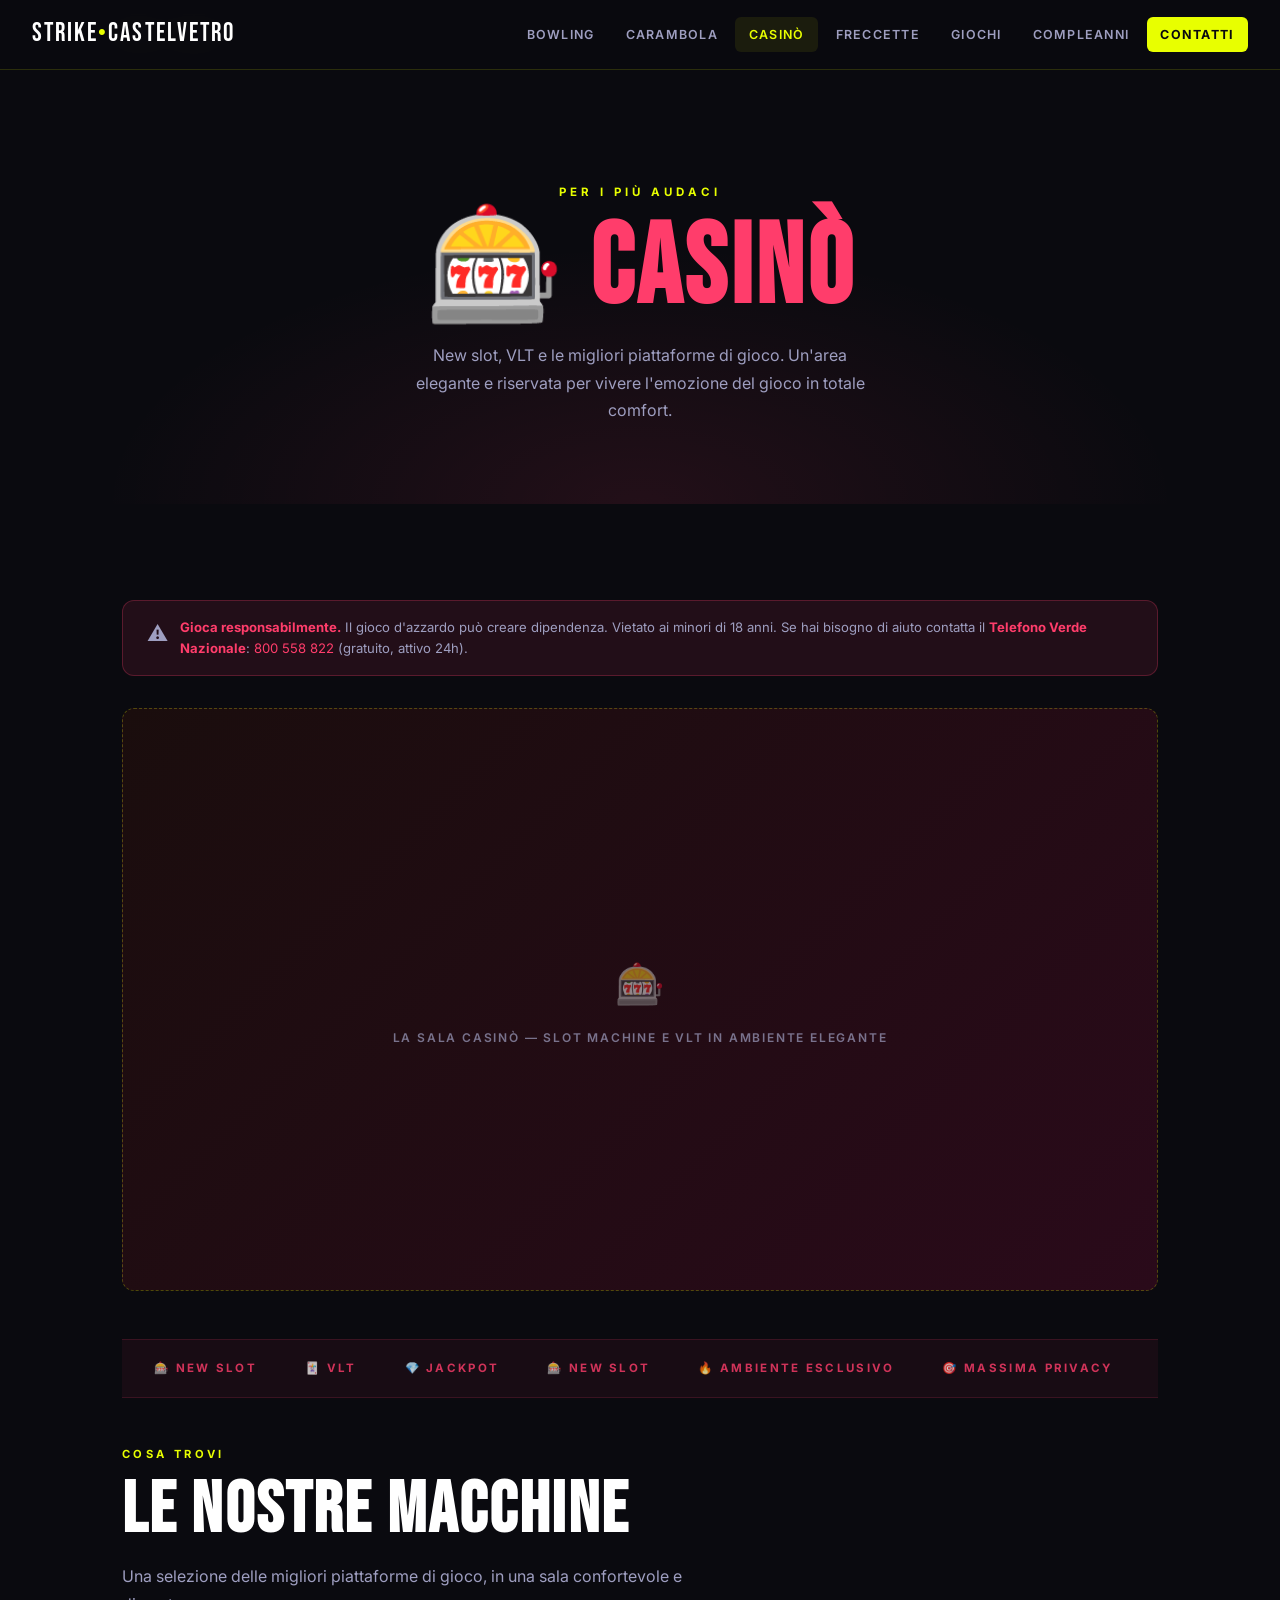
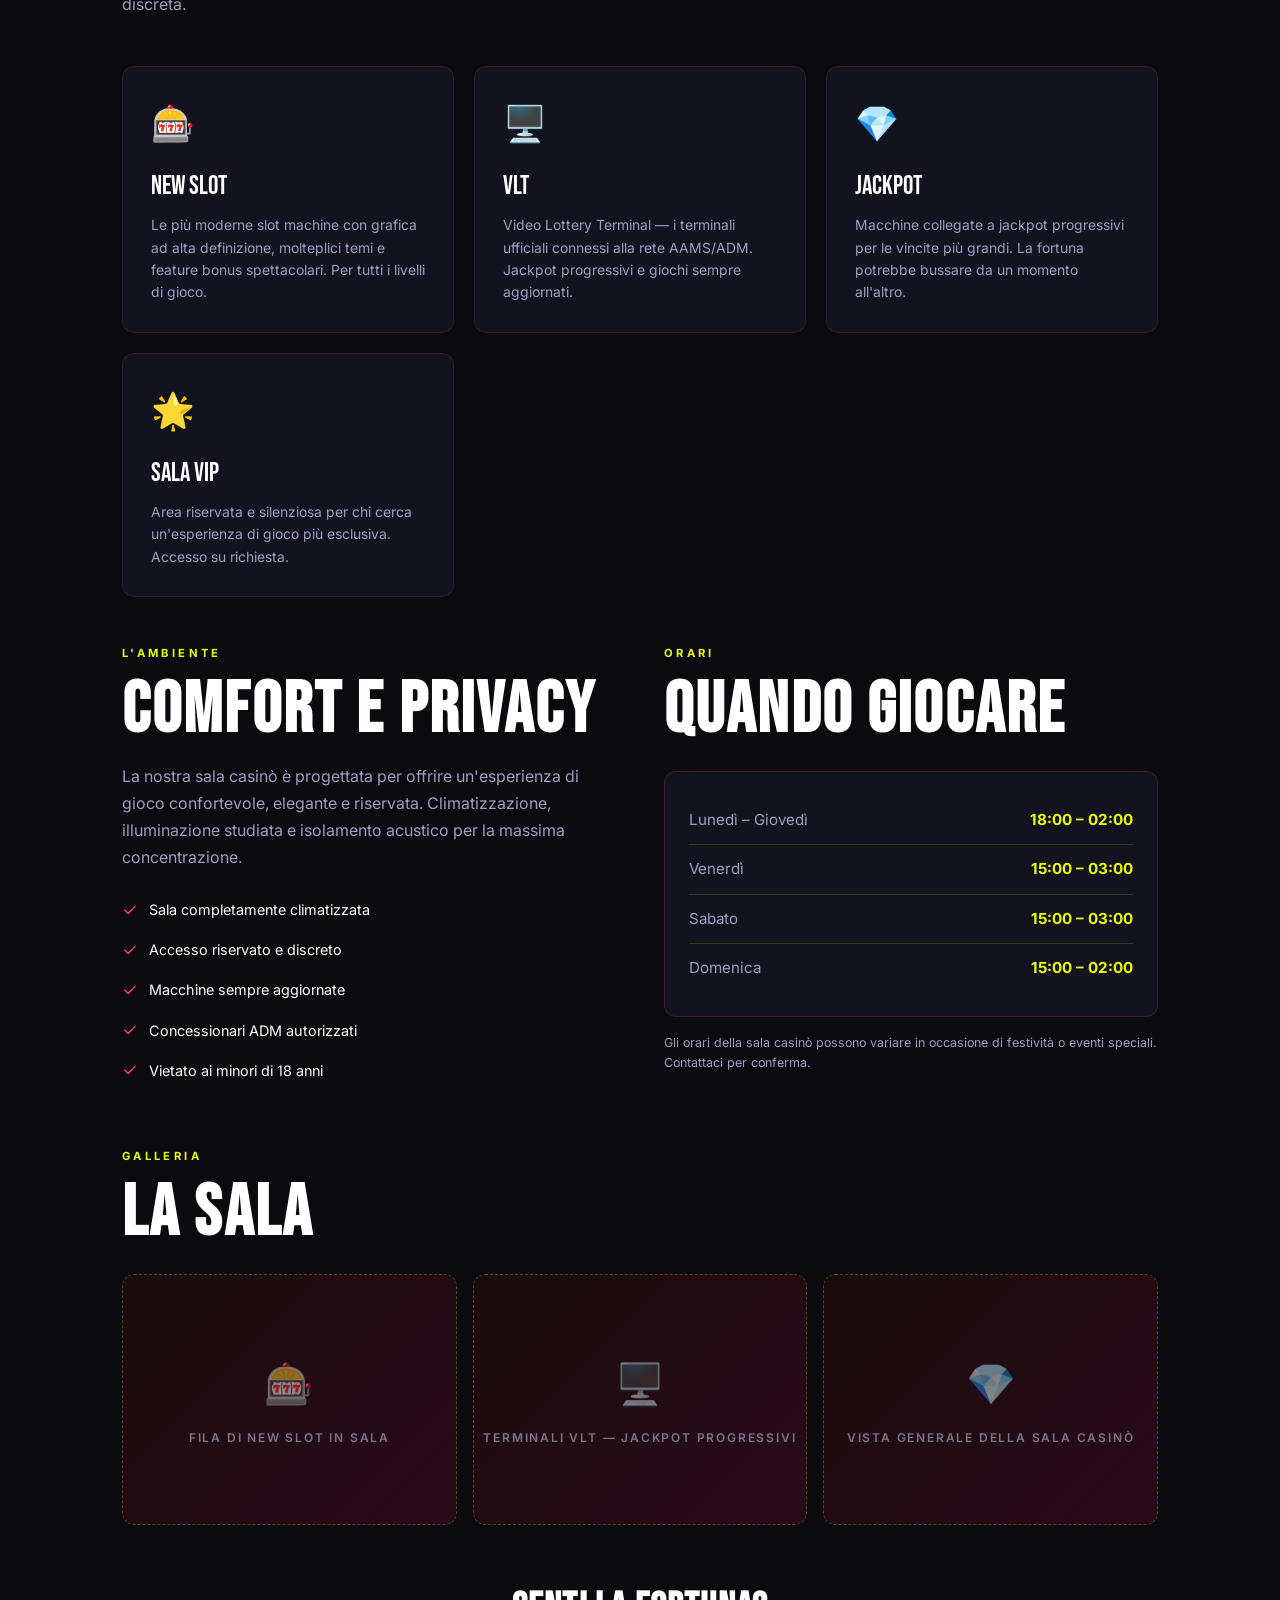
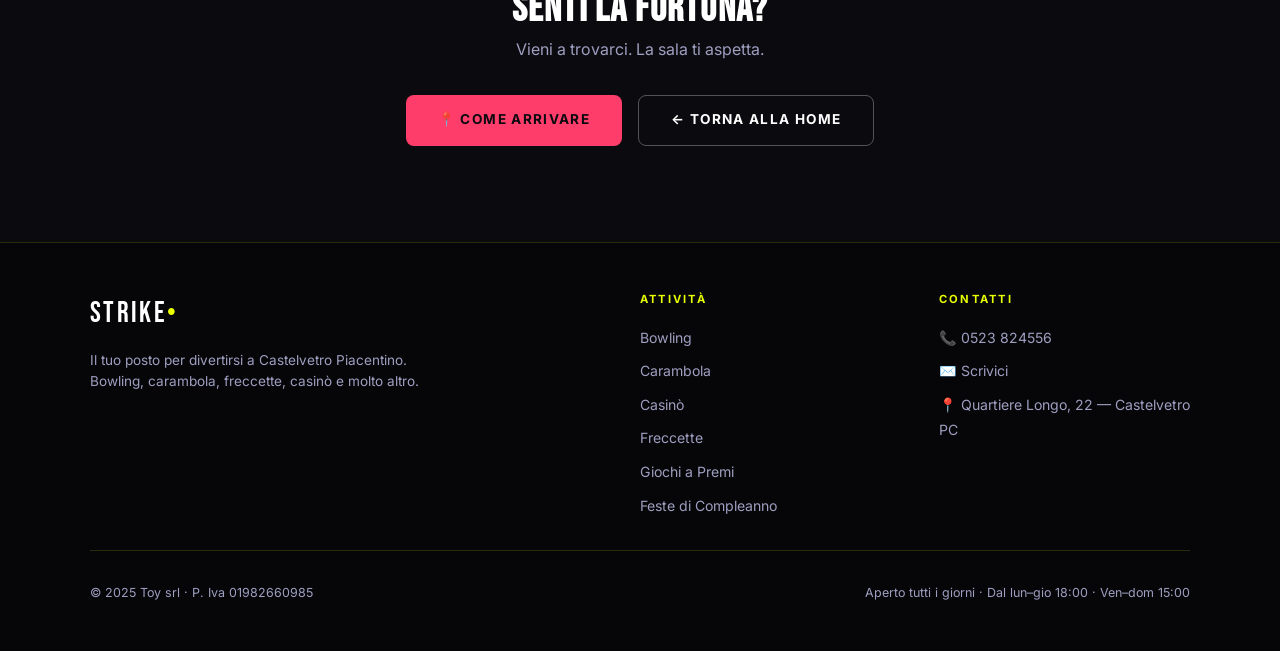
<file: casino.html>
<!DOCTYPE html>
<html lang="it">
<head>
  <meta charset="UTF-8" />
  <meta name="viewport" content="width=device-width, initial-scale=1.0" />
  <title>Casinò — Strike Castelvetro</title>
  <link rel="stylesheet" href="css/style.css" />
  <style>
    .page-hero {
      background: radial-gradient(ellipse 60% 80% at 50% 100%, rgba(255,61,107,0.1) 0%, transparent 70%);
    }
    .page-hero-title { color: var(--pink); }

    .slot-ticker {
      display: flex;
      gap: 2rem;
      overflow: hidden;
      padding: 1.2rem 2rem;
      background: rgba(255,61,107,0.06);
      border-top: 1px solid rgba(255,61,107,0.15);
      border-bottom: 1px solid rgba(255,61,107,0.15);
      margin-bottom: 3rem;
    }
    .slot-ticker-inner {
      display: flex;
      gap: 3rem;
      animation: tickerScroll 18s linear infinite;
      white-space: nowrap;
    }
    .slot-ticker-item {
      font-size: 0.72rem;
      font-weight: 700;
      letter-spacing: 0.2em;
      text-transform: uppercase;
      color: var(--pink);
      opacity: 0.8;
    }
    @keyframes tickerScroll {
      from { transform: translateX(0); }
      to   { transform: translateX(-50%); }
    }

    .casino-grid {
      display: grid;
      grid-template-columns: repeat(auto-fill, minmax(260px, 1fr));
      gap: 1.25rem;
      margin-bottom: 3rem;
    }
    .casino-machine-card {
      background: var(--bg-card);
      border: 1px solid rgba(255,61,107,0.15);
      border-radius: var(--radius);
      padding: 1.75rem;
      transition: all 0.3s;
    }
    .casino-machine-card:hover {
      border-color: rgba(255,61,107,0.4);
      transform: translateY(-3px);
      box-shadow: 0 15px 40px rgba(255,61,107,0.1);
    }
    .casino-machine-icon { font-size: 2.2rem; margin-bottom: 1rem; display: block; }
    .casino-machine-name {
      font-family: var(--font-display);
      font-size: 1.6rem;
      margin-bottom: 0.4rem;
      color: var(--white);
    }
    .casino-machine-desc { font-size: 0.87rem; color: var(--muted); line-height: 1.6; }

    @media (max-width: 700px) {
      .two-col-grid { grid-template-columns: 1fr !important; }
    }
  </style>
</head>
<body>

  <nav class="navbar" id="navbar"></nav>

  <div class="breadcrumb">
    <a href="index.html">Home</a>
    <span class="breadcrumb-sep">›</span>
    <span>Casinò</span>
  </div>

  <section class="page-hero">
    <div class="page-hero-label">Per i più audaci</div>
    <h1 class="page-hero-title">🎰 CASINÒ</h1>
    <p class="page-hero-sub">New slot, VLT e le migliori piattaforme di gioco. Un'area elegante e riservata per vivere l'emozione del gioco in totale comfort.</p>
  </section>

  <div class="section">

    <!-- AVVISO RESPONSABILE -->
    <div class="warning-band reveal">
      <span style="font-size:1.3rem;flex-shrink:0;">⚠️</span>
      <div>
        <strong>Gioca responsabilmente.</strong> Il gioco d'azzardo può creare dipendenza. Vietato ai minori di 18 anni. Se hai bisogno di aiuto contatta il <strong>Telefono Verde Nazionale</strong>: <a href="tel:800558822" style="color:var(--pink);">800 558 822</a> (gratuito, attivo 24h).
      </div>
    </div>

    <!-- MAIN IMAGE -->
    <div class="img-placeholder img-placeholder-casino reveal" style="margin-bottom:3rem;">
      <div class="img-placeholder-icon">🎰</div>
      <div class="img-placeholder-caption">La sala casinò — slot machine e VLT in ambiente elegante</div>
    </div>

    <!-- TICKER -->
    <div class="slot-ticker reveal">
      <div class="slot-ticker-inner">
        <span class="slot-ticker-item">🎰 New Slot</span>
        <span class="slot-ticker-item">🃏 VLT</span>
        <span class="slot-ticker-item">💎 Jackpot</span>
        <span class="slot-ticker-item">🎰 New Slot</span>
        <span class="slot-ticker-item">🔥 Ambiente esclusivo</span>
        <span class="slot-ticker-item">🎯 Massima privacy</span>
        <span class="slot-ticker-item">🎰 New Slot</span>
        <span class="slot-ticker-item">🃏 VLT</span>
        <span class="slot-ticker-item">💎 Jackpot</span>
        <span class="slot-ticker-item">🎰 New Slot</span>
        <span class="slot-ticker-item">🔥 Ambiente esclusivo</span>
        <span class="slot-ticker-item">🎯 Massima privacy</span>
      </div>
    </div>

    <!-- COSA TROVI -->
    <div class="section-label reveal">Cosa trovi</div>
    <h2 class="section-title reveal">Le nostre macchine</h2>
    <p class="section-desc reveal">Una selezione delle migliori piattaforme di gioco, in una sala confortevole e discreta.</p>

    <div class="casino-grid">
      <div class="casino-machine-card reveal">
        <span class="casino-machine-icon">🎰</span>
        <div class="casino-machine-name">NEW SLOT</div>
        <p class="casino-machine-desc">Le più moderne slot machine con grafica ad alta definizione, molteplici temi e feature bonus spettacolari. Per tutti i livelli di gioco.</p>
      </div>
      <div class="casino-machine-card reveal">
        <span class="casino-machine-icon">🖥️</span>
        <div class="casino-machine-name">VLT</div>
        <p class="casino-machine-desc">Video Lottery Terminal — i terminali ufficiali connessi alla rete AAMS/ADM. Jackpot progressivi e giochi sempre aggiornati.</p>
      </div>
      <div class="casino-machine-card reveal">
        <span class="casino-machine-icon">💎</span>
        <div class="casino-machine-name">JACKPOT</div>
        <p class="casino-machine-desc">Macchine collegate a jackpot progressivi per le vincite più grandi. La fortuna potrebbe bussare da un momento all'altro.</p>
      </div>
      <div class="casino-machine-card reveal">
        <span class="casino-machine-icon">🌟</span>
        <div class="casino-machine-name">SALA VIP</div>
        <p class="casino-machine-desc">Area riservata e silenziosa per chi cerca un'esperienza di gioco più esclusiva. Accesso su richiesta.</p>
      </div>
    </div>

    <!-- FEATURES -->
    <div style="display:grid;grid-template-columns:1fr 1fr;gap:3rem;margin-top:2rem;align-items:start;" class="two-col-grid">

      <div class="reveal">
        <div class="section-label">L'ambiente</div>
        <h2 class="section-title">Comfort e privacy</h2>
        <p style="color:var(--muted);line-height:1.7;margin-bottom:1.5rem;">
          La nostra sala casinò è progettata per offrire un'esperienza di gioco confortevole, elegante e riservata. Climatizzazione, illuminazione studiata e isolamento acustico per la massima concentrazione.
        </p>
        <div style="display:flex;flex-direction:column;gap:0.75rem;">
          <div style="display:flex;gap:0.75rem;align-items:center;font-size:0.9rem;">
            <span style="color:var(--pink);font-size:1.1rem;">✓</span>
            <span>Sala completamente climatizzata</span>
          </div>
          <div style="display:flex;gap:0.75rem;align-items:center;font-size:0.9rem;">
            <span style="color:var(--pink);font-size:1.1rem;">✓</span>
            <span>Accesso riservato e discreto</span>
          </div>
          <div style="display:flex;gap:0.75rem;align-items:center;font-size:0.9rem;">
            <span style="color:var(--pink);font-size:1.1rem;">✓</span>
            <span>Macchine sempre aggiornate</span>
          </div>
          <div style="display:flex;gap:0.75rem;align-items:center;font-size:0.9rem;">
            <span style="color:var(--pink);font-size:1.1rem;">✓</span>
            <span>Concessionari ADM autorizzati</span>
          </div>
          <div style="display:flex;gap:0.75rem;align-items:center;font-size:0.9rem;">
            <span style="color:var(--pink);font-size:1.1rem;">✓</span>
            <span>Vietato ai minori di 18 anni</span>
          </div>
        </div>
      </div>

      <div class="reveal">
        <div class="section-label">Orari</div>
        <h2 class="section-title">Quando giocare</h2>
        <div style="background:var(--bg-card);border:1px solid rgba(255,61,107,0.2);border-radius:var(--radius);padding:1.5rem;margin-top:1.5rem;">
          <table class="orari-table">
            <tr><td>Lunedì – Giovedì</td><td>18:00 – 02:00</td></tr>
            <tr><td>Venerdì</td><td>15:00 – 03:00</td></tr>
            <tr><td>Sabato</td><td>15:00 – 03:00</td></tr>
            <tr><td>Domenica</td><td>15:00 – 02:00</td></tr>
          </table>
        </div>
        <p style="font-size:0.78rem;color:var(--muted);margin-top:1rem;line-height:1.6;">
          Gli orari della sala casinò possono variare in occasione di festività o eventi speciali. Contattaci per conferma.
        </p>
      </div>

    </div>

    <!-- GALLERY -->
    <div style="margin-top:4rem;">
      <div class="section-label reveal">Galleria</div>
      <h2 class="section-title reveal">La sala</h2>
      <div class="gallery-grid" style="margin-top:1.5rem;">
        <div class="gallery-item reveal">
          <div class="img-placeholder img-placeholder-casino img-placeholder-sm">
            <div class="img-placeholder-icon">🎰</div>
            <div class="img-placeholder-caption">Fila di new slot in sala</div>
          </div>
        </div>
        <div class="gallery-item reveal">
          <div class="img-placeholder img-placeholder-casino img-placeholder-sm">
            <div class="img-placeholder-icon">🖥️</div>
            <div class="img-placeholder-caption">Terminali VLT — jackpot progressivi</div>
          </div>
        </div>
        <div class="gallery-item reveal">
          <div class="img-placeholder img-placeholder-casino img-placeholder-sm">
            <div class="img-placeholder-icon">💎</div>
            <div class="img-placeholder-caption">Vista generale della sala casinò</div>
          </div>
        </div>
      </div>
    </div>

    <!-- CTA -->
    <div style="margin-top:4rem;text-align:center;" class="reveal">
      <h3 style="font-family:var(--font-display);font-size:2.5rem;margin-bottom:0.5rem;">Senti la fortuna?</h3>
      <p style="color:var(--muted);margin-bottom:2rem;">Vieni a trovarci. La sala ti aspetta.</p>
      <div style="display:flex;gap:1rem;justify-content:center;flex-wrap:wrap;">
        <a href="contatti.html" class="btn btn-primary" style="background:var(--pink);box-shadow:none;">📍 Come Arrivare</a>
        <a href="index.html" class="btn btn-outline">← Torna alla home</a>
      </div>
    </div>

  </div>

  <footer class="footer" id="footer"></footer>
  <script src="js/components.js"></script>
  <script src="js/main.js"></script>
</body>
</html>
</file>
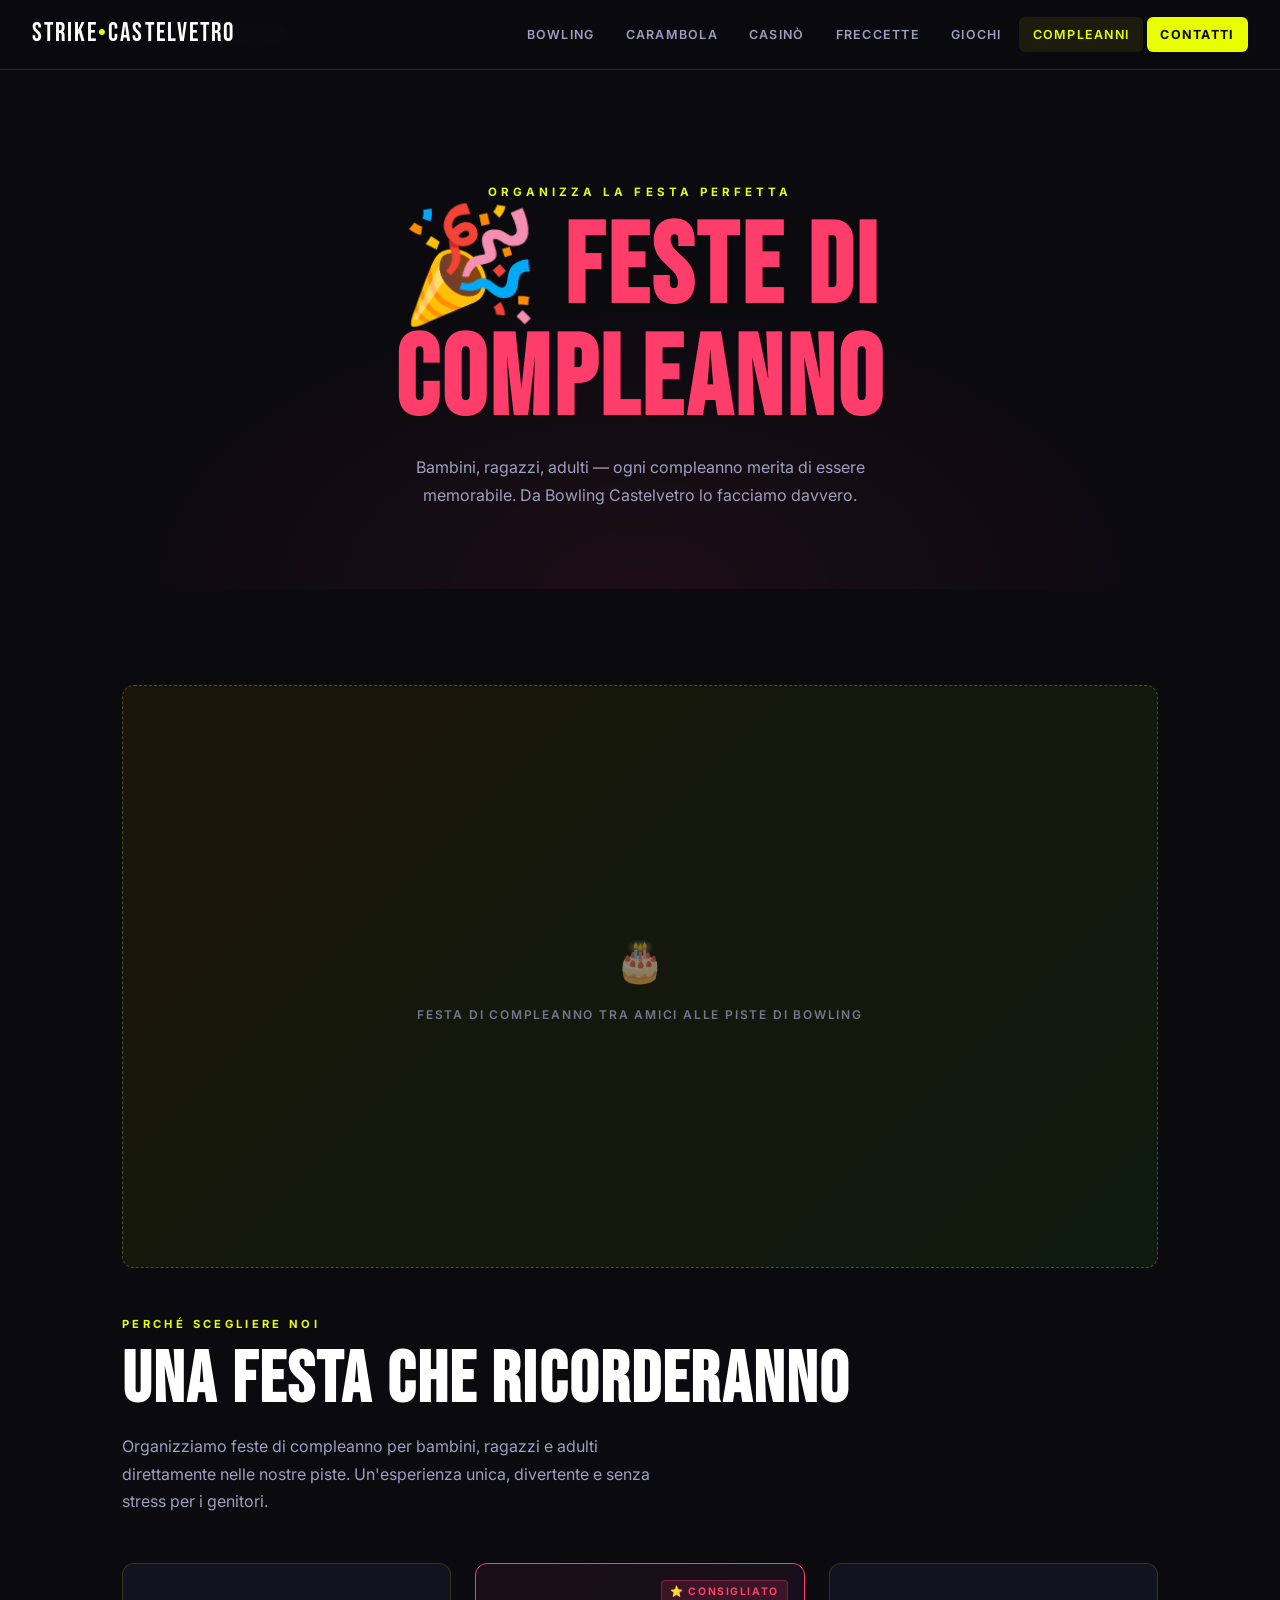
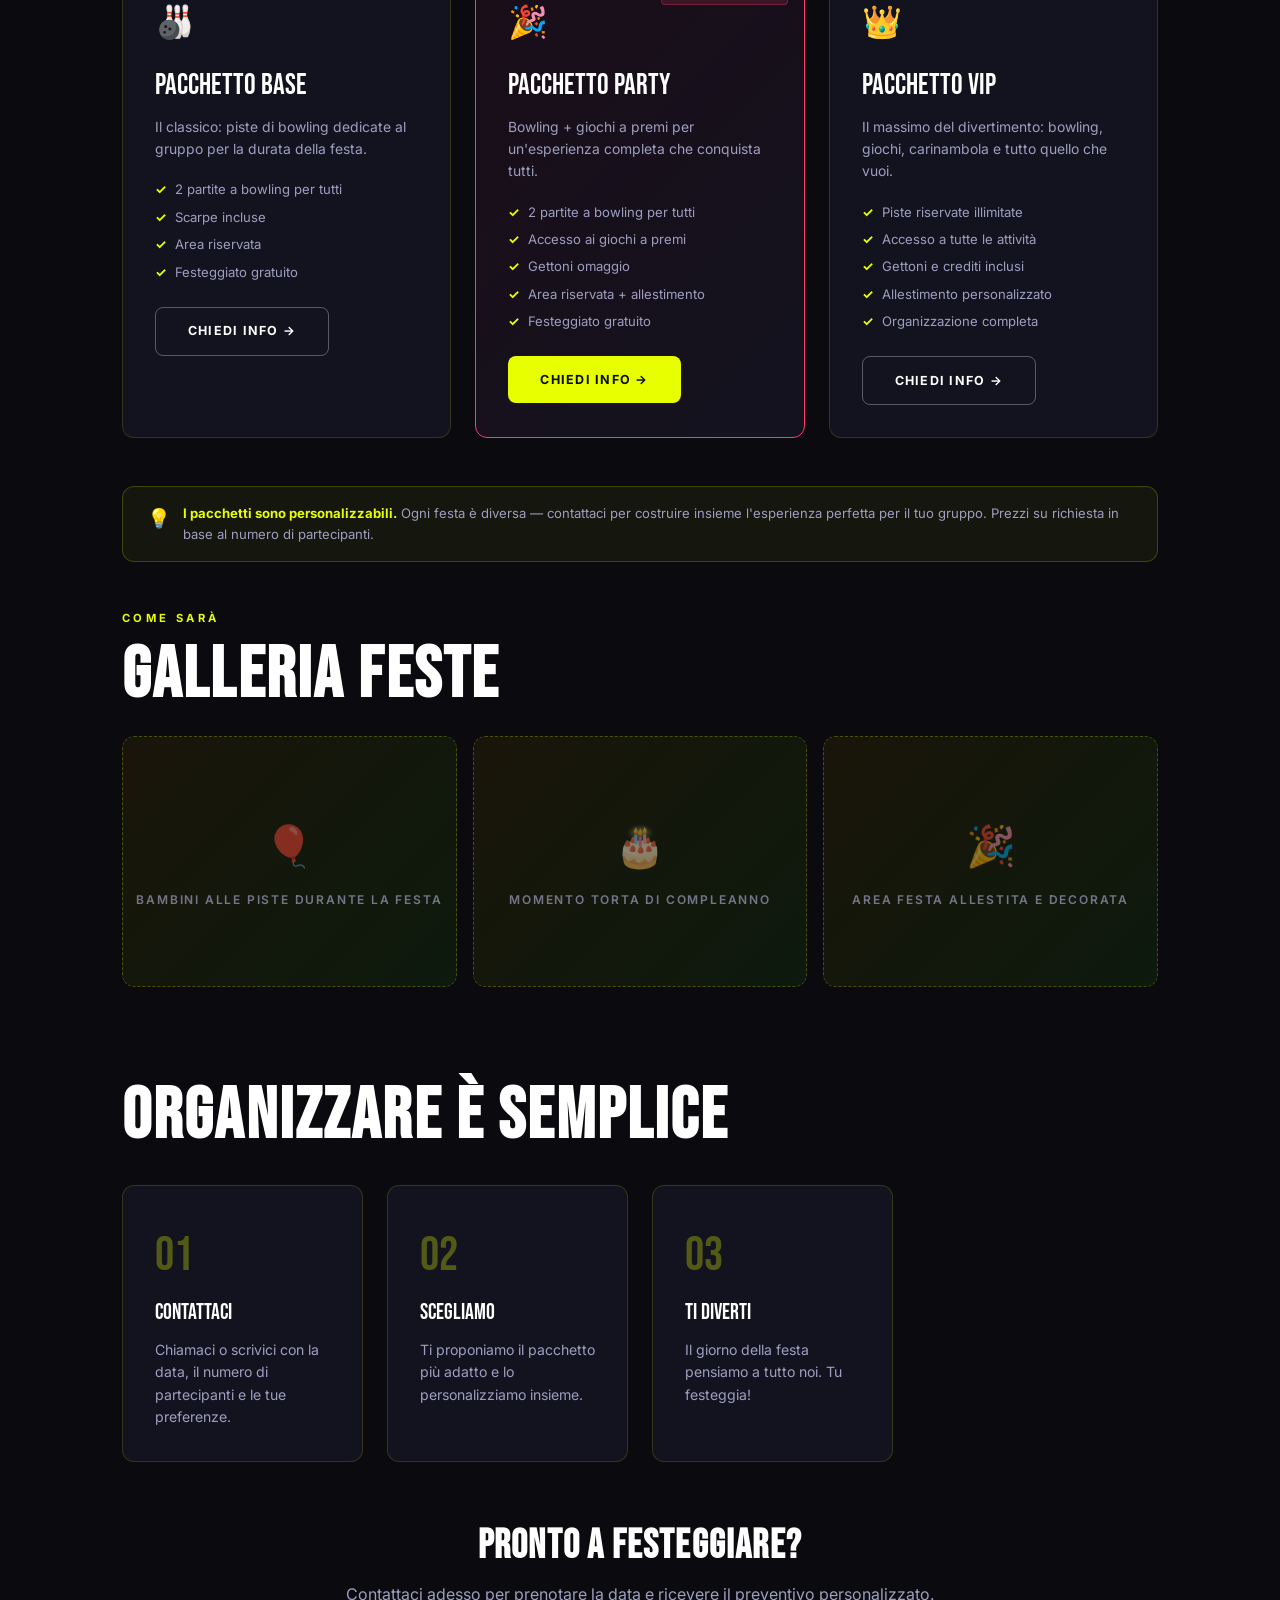
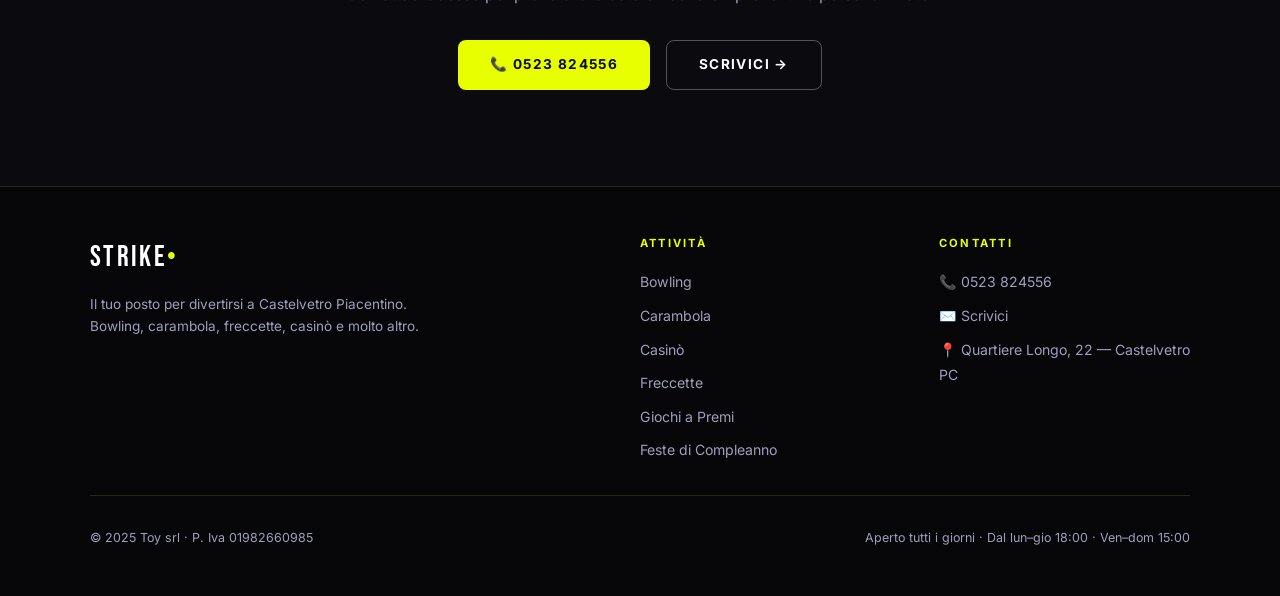
<file: compleanno.html>
<!DOCTYPE html>
<html lang="it">
<head>
  <meta charset="UTF-8" />
  <meta name="viewport" content="width=device-width, initial-scale=1.0" />
  <title>Feste di Compleanno — Strike Castelvetro</title>
  <link rel="stylesheet" href="css/style.css" />
  <style>
    .page-hero { background: radial-gradient(ellipse 60% 80% at 50% 100%, rgba(255,61,107,0.08) 0%, transparent 70%); }
    .page-hero-title { color: var(--pink); }
    .confetti-float {
      position: absolute;
      top: 0; left: 0; right: 0; bottom: 0;
      pointer-events: none;
      overflow: hidden;
    }
    .confetti-piece {
      position: absolute;
      width: 8px;
      height: 8px;
      border-radius: 2px;
      opacity: 0;
      animation: confettiFall linear infinite;
    }
    @keyframes confettiFall {
      0%   { opacity: 0; transform: translateY(-20px) rotate(0deg); }
      10%  { opacity: 1; }
      90%  { opacity: 1; }
      100% { opacity: 0; transform: translateY(100vh) rotate(720deg); }
    }
    @media (max-width: 700px) {
      .two-col-grid { grid-template-columns: 1fr !important; }
    }
  </style>
</head>
<body>

  <nav class="navbar" id="navbar"></nav>

  <div class="breadcrumb">
    <a href="index.html">Home</a>
    <span class="breadcrumb-sep">›</span>
    <span>Feste di Compleanno</span>
  </div>

  <!-- PAGE HERO -->
  <section class="page-hero" style="position:relative;">
    <div class="confetti-float" id="confetti"></div>
    <div class="page-hero-label">Organizza la festa perfetta</div>
    <h1 class="page-hero-title">🎉 FESTE DI<br/>COMPLEANNO</h1>
    <p class="page-hero-sub">Bambini, ragazzi, adulti — ogni compleanno merita di essere memorabile. Da Bowling Castelvetro lo facciamo davvero.</p>
  </section>

  <div class="section">

    <!-- HERO IMAGE -->
    <div class="img-placeholder img-placeholder-compleanno reveal" style="margin-bottom:3rem;">
      <div class="img-placeholder-icon">🎂</div>
      <div class="img-placeholder-caption">Festa di compleanno tra amici alle piste di bowling</div>
    </div>

    <!-- WHY US -->
    <div class="section-label reveal">Perché scegliere noi</div>
    <h2 class="section-title reveal">Una festa che ricorderanno</h2>
    <p class="section-desc reveal">Organizziamo feste di compleanno per bambini, ragazzi e adulti direttamente nelle nostre piste. Un'esperienza unica, divertente e senza stress per i genitori.</p>

    <!-- PACKAGE CARDS -->
    <div class="package-grid" style="margin-bottom:3rem;">

      <div class="package-card reveal">
        <div class="package-icon">🎳</div>
        <div class="package-name">PACCHETTO BASE</div>
        <p class="package-desc">Il classico: piste di bowling dedicate al gruppo per la durata della festa.</p>
        <ul class="package-includes">
          <li>2 partite a bowling per tutti</li>
          <li>Scarpe incluse</li>
          <li>Area riservata</li>
          <li>Festeggiato gratuito</li>
        </ul>
        <a href="contatti.html" class="btn btn-outline" style="margin-top:1.5rem;display:inline-flex;font-size:0.78rem;">Chiedi info →</a>
      </div>

      <div class="package-card featured reveal">
        <div class="package-icon">🎉</div>
        <div class="package-name">PACCHETTO PARTY</div>
        <p class="package-desc">Bowling + giochi a premi per un'esperienza completa che conquista tutti.</p>
        <ul class="package-includes">
          <li>2 partite a bowling per tutti</li>
          <li>Accesso ai giochi a premi</li>
          <li>Gettoni omaggio</li>
          <li>Area riservata + allestimento</li>
          <li>Festeggiato gratuito</li>
        </ul>
        <a href="contatti.html" class="btn btn-primary" style="margin-top:1.5rem;display:inline-flex;font-size:0.78rem;">Chiedi info →</a>
      </div>

      <div class="package-card reveal">
        <div class="package-icon">👑</div>
        <div class="package-name">PACCHETTO VIP</div>
        <p class="package-desc">Il massimo del divertimento: bowling, giochi, carinambola e tutto quello che vuoi.</p>
        <ul class="package-includes">
          <li>Piste riservate illimitate</li>
          <li>Accesso a tutte le attività</li>
          <li>Gettoni e crediti inclusi</li>
          <li>Allestimento personalizzato</li>
          <li>Organizzazione completa</li>
        </ul>
        <a href="contatti.html" class="btn btn-outline" style="margin-top:1.5rem;display:inline-flex;font-size:0.78rem;">Chiedi info →</a>
      </div>

    </div>

    <!-- NOTE -->
    <div class="warning-band" style="background:rgba(232,255,0,0.05);border-color:rgba(232,255,0,0.2);">
      <span style="font-size:1.2rem;">💡</span>
      <div>
        <strong style="color:var(--accent);">I pacchetti sono personalizzabili.</strong> Ogni festa è diversa — contattaci per costruire insieme l'esperienza perfetta per il tuo gruppo. Prezzi su richiesta in base al numero di partecipanti.
      </div>
    </div>

    <!-- IMAGES -->
    <div style="margin-top:3rem;">
      <div class="section-label reveal">Come sarà</div>
      <h2 class="section-title reveal">Galleria feste</h2>
      <div class="gallery-grid" style="margin-top:1.5rem;">
        <div class="gallery-item reveal">
          <div class="img-placeholder img-placeholder-compleanno img-placeholder-sm">
            <div class="img-placeholder-icon">🎈</div>
            <div class="img-placeholder-caption">Bambini alle piste durante la festa</div>
          </div>
        </div>
        <div class="gallery-item reveal">
          <div class="img-placeholder img-placeholder-compleanno img-placeholder-sm">
            <div class="img-placeholder-icon">🎂</div>
            <div class="img-placeholder-caption">Momento torta di compleanno</div>
          </div>
        </div>
        <div class="gallery-item reveal">
          <div class="img-placeholder img-placeholder-compleanno img-placeholder-sm">
            <div class="img-placeholder-icon">🎉</div>
            <div class="img-placeholder-caption">Area festa allestita e decorata</div>
          </div>
        </div>
      </div>
    </div>

    <!-- HOW IT WORKS -->
    <div style="margin-top:4rem;">
      <div class="section-label reveal">Come si fa</div>
      <h2 class="section-title reveal">Organizzare è semplice</h2>
      <div style="display:grid;grid-template-columns:repeat(auto-fill,minmax(220px,1fr));gap:1.5rem;margin-top:2rem;">
        <div class="activity-card reveal" style="pointer-events:none;">
          <span style="font-family:var(--font-display);font-size:3rem;color:var(--accent);opacity:0.3;">01</span>
          <div class="activity-name" style="font-size:1.4rem;">CONTATTACI</div>
          <p class="activity-desc">Chiamaci o scrivici con la data, il numero di partecipanti e le tue preferenze.</p>
        </div>
        <div class="activity-card reveal" style="pointer-events:none;">
          <span style="font-family:var(--font-display);font-size:3rem;color:var(--accent);opacity:0.3;">02</span>
          <div class="activity-name" style="font-size:1.4rem;">SCEGLIAMO</div>
          <p class="activity-desc">Ti proponiamo il pacchetto più adatto e lo personalizziamo insieme.</p>
        </div>
        <div class="activity-card reveal" style="pointer-events:none;">
          <span style="font-family:var(--font-display);font-size:3rem;color:var(--accent);opacity:0.3;">03</span>
          <div class="activity-name" style="font-size:1.4rem;">TI DIVERTI</div>
          <p class="activity-desc">Il giorno della festa pensiamo a tutto noi. Tu festeggia!</p>
        </div>
      </div>
    </div>

    <!-- CTA -->
    <div style="margin-top:4rem;text-align:center;" class="reveal">
      <h3 style="font-family:var(--font-display);font-size:2.5rem;margin-bottom:1rem;">Pronto a festeggiare?</h3>
      <p style="color:var(--muted);margin-bottom:2rem;">Contattaci adesso per prenotare la data e ricevere il preventivo personalizzato.</p>
      <div style="display:flex;gap:1rem;justify-content:center;flex-wrap:wrap;">
        <a href="tel:+390523824556" class="btn btn-primary">📞 0523 824556</a>
        <a href="contatti.html" class="btn btn-outline">Scrivici →</a>
      </div>
    </div>

  </div>

  <footer class="footer" id="footer"></footer>

  <script src="js/components.js"></script>
  <script src="js/main.js"></script>
  <script>
    // Confetti animation
    const container = document.getElementById('confetti');
    const colors = ['#E8FF00', '#FF3D6B', '#FFFFFF', '#00CFFF'];
    for (let i = 0; i < 24; i++) {
      const el = document.createElement('div');
      el.className = 'confetti-piece';
      el.style.left = Math.random() * 100 + '%';
      el.style.background = colors[Math.floor(Math.random() * colors.length)];
      el.style.animationDuration = (3 + Math.random() * 4) + 's';
      el.style.animationDelay = (Math.random() * 5) + 's';
      el.style.width = (6 + Math.random() * 8) + 'px';
      el.style.height = (6 + Math.random() * 8) + 'px';
      container.appendChild(el);
    }
  </script>
</body>
</html>
</file>
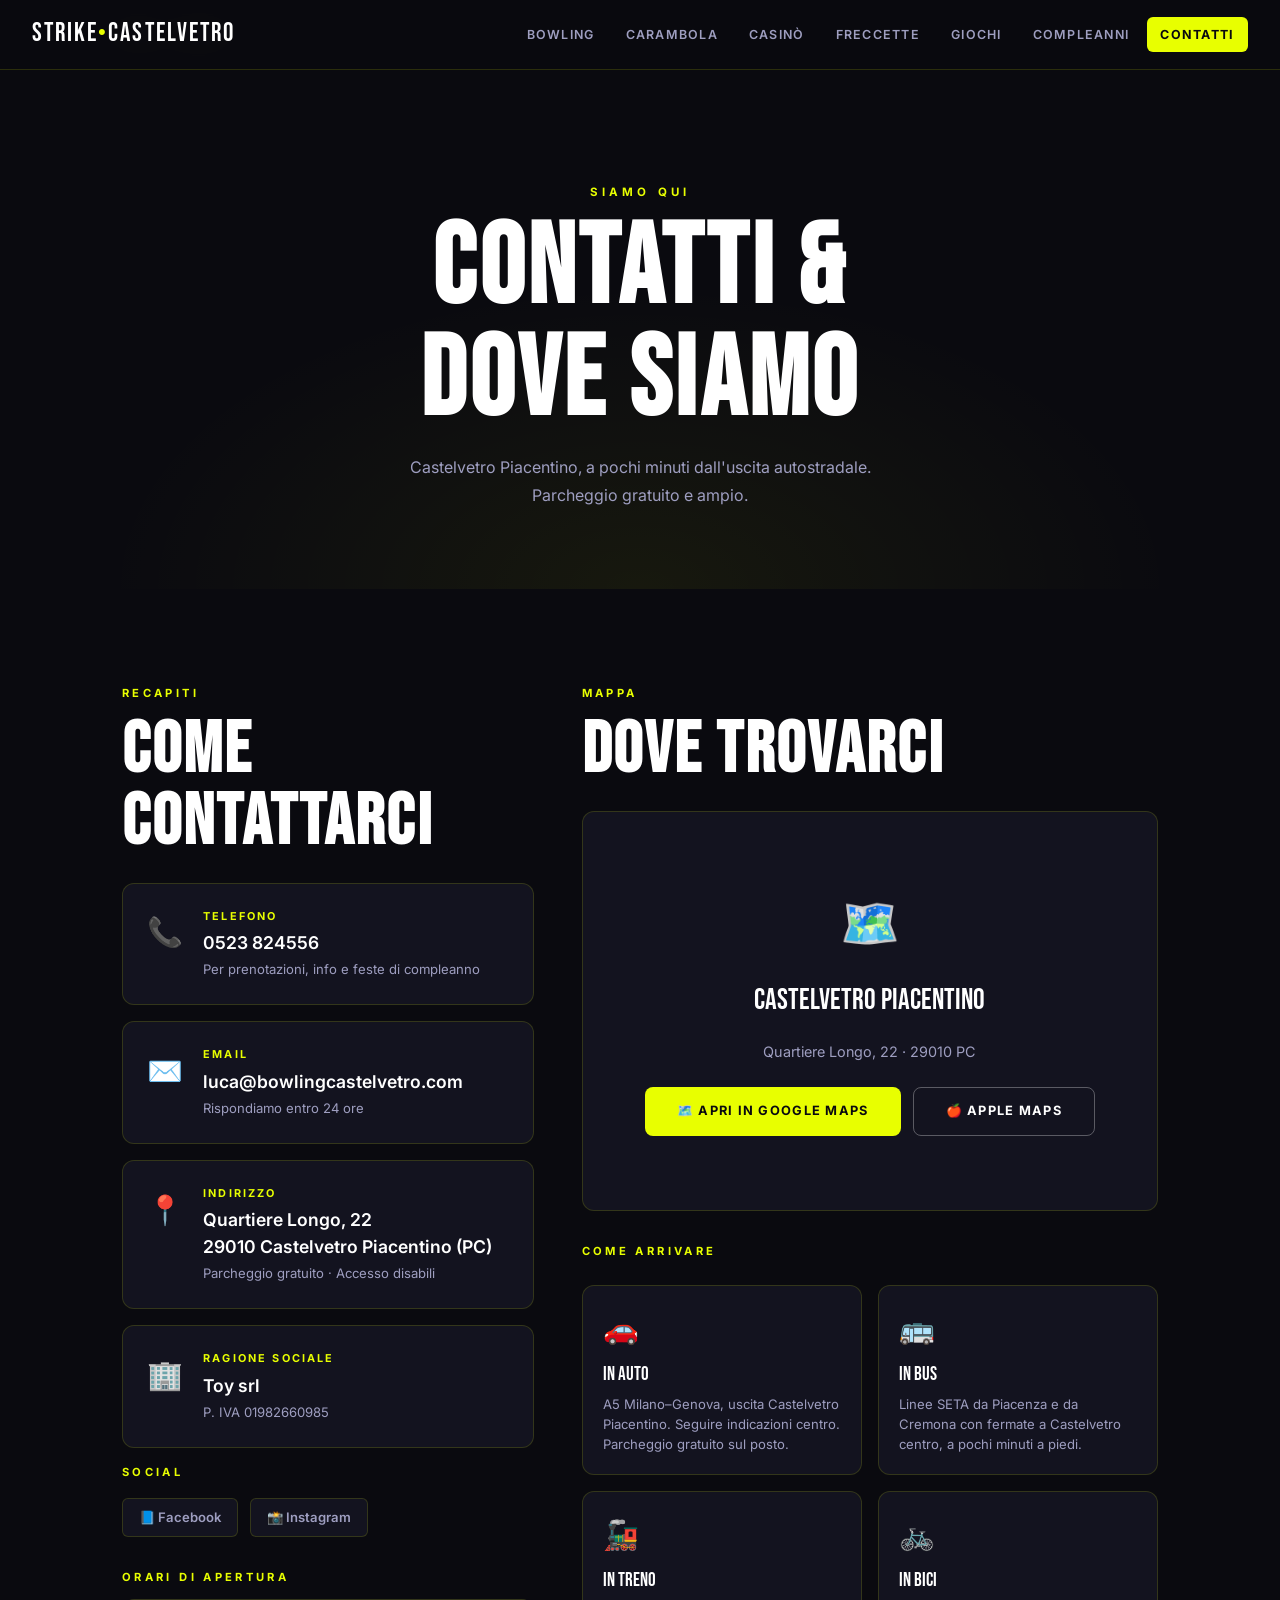
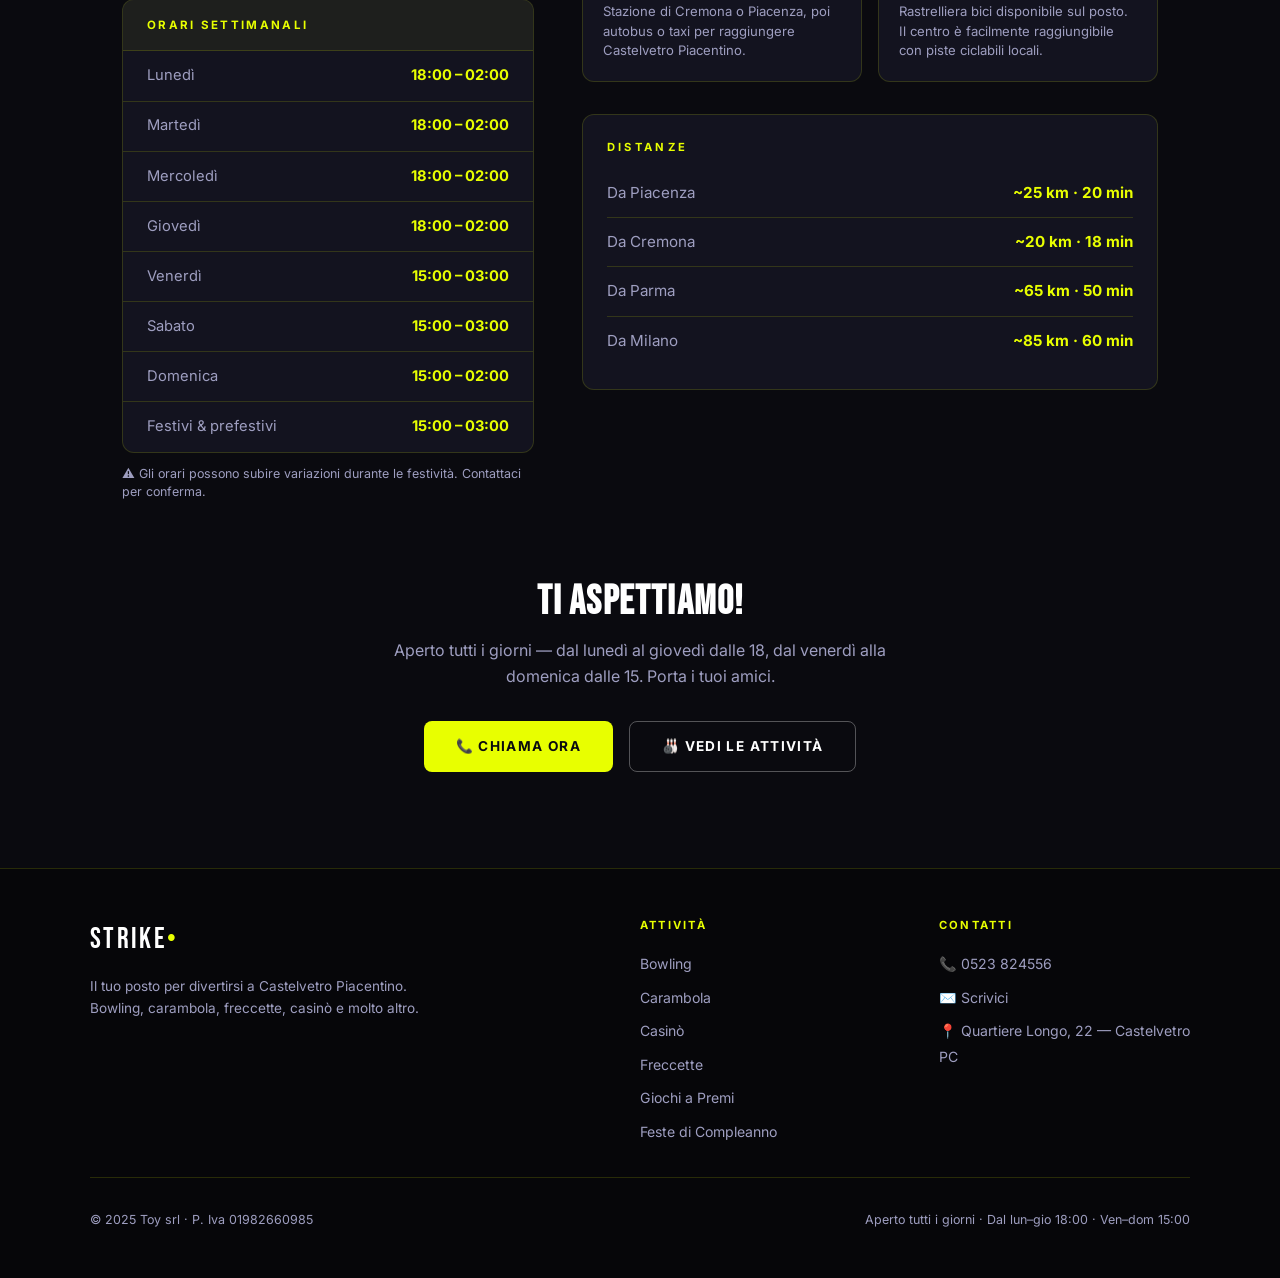
<file: contatti.html>
<!DOCTYPE html>
<html lang="it">
<head>
  <meta charset="UTF-8" />
  <meta name="viewport" content="width=device-width, initial-scale=1.0" />
  <title>Contatti — Strike Castelvetro</title>
  <link rel="stylesheet" href="css/style.css" />
  <style>
    .page-hero {
      background: radial-gradient(ellipse 60% 80% at 50% 100%, rgba(232,255,0,0.06) 0%, transparent 70%);
    }

    .contact-big-grid {
      display: grid;
      grid-template-columns: 1fr 1.4fr;
      gap: 3rem;
      align-items: start;
    }

    .map-embed {
      width: 100%;
      height: 400px;
      border-radius: var(--radius);
      overflow: hidden;
      border: 1px solid var(--border);
      background: var(--bg-card);
      display: flex;
      align-items: center;
      justify-content: center;
      flex-direction: column;
      gap: 1rem;
      text-align: center;
      padding: 2rem;
    }

    .contact-big-item {
      display: flex;
      gap: 1.25rem;
      align-items: flex-start;
      padding: 1.5rem;
      background: var(--bg-card);
      border: 1px solid var(--border);
      border-radius: var(--radius);
      margin-bottom: 1rem;
      transition: all 0.2s;
    }
    .contact-big-item:hover {
      border-color: rgba(232,255,0,0.3);
    }
    .contact-big-icon {
      font-size: 1.8rem;
      flex-shrink: 0;
      margin-top: 0.1rem;
    }
    .contact-big-label {
      font-size: 0.68rem;
      font-weight: 700;
      letter-spacing: 0.2em;
      text-transform: uppercase;
      color: var(--accent);
      margin-bottom: 0.3rem;
    }
    .contact-big-val {
      font-size: 1.1rem;
      font-weight: 600;
      color: var(--white);
      line-height: 1.5;
    }
    .contact-big-sub {
      font-size: 0.82rem;
      color: var(--muted);
      margin-top: 0.2rem;
    }

    .orari-full {
      background: var(--bg-card);
      border: 1px solid var(--border);
      border-radius: var(--radius);
      overflow: hidden;
    }
    .orari-full-header {
      padding: 1rem 1.5rem;
      background: rgba(232,255,0,0.05);
      border-bottom: 1px solid var(--border);
      font-size: 0.72rem;
      font-weight: 700;
      letter-spacing: 0.2em;
      text-transform: uppercase;
      color: var(--accent);
    }
    .orari-full table {
      width: 100%;
      border-collapse: collapse;
    }
    .orari-full td {
      padding: 0.8rem 1.5rem;
      border-bottom: 1px solid var(--border);
      font-size: 0.92rem;
    }
    .orari-full tr:last-child td { border-bottom: none; }
    .orari-full td:first-child { color: var(--muted); }
    .orari-full td:last-child { font-weight: 700; color: var(--accent); text-align: right; }
    .orari-today td:first-child { color: var(--white); }
    .orari-today td { background: rgba(232,255,0,0.04); }

    .social-links {
      display: flex;
      gap: 0.75rem;
      flex-wrap: wrap;
      margin-top: 1rem;
    }
    .social-btn {
      display: inline-flex;
      align-items: center;
      gap: 0.4rem;
      padding: 0.5rem 1rem;
      background: var(--bg-card);
      border: 1px solid var(--border);
      border-radius: 6px;
      font-size: 0.82rem;
      font-weight: 600;
      color: var(--muted);
      text-decoration: none;
      transition: all 0.2s;
    }
    .social-btn:hover {
      border-color: rgba(232,255,0,0.3);
      color: var(--white);
    }

    .directions-grid {
      display: grid;
      grid-template-columns: repeat(auto-fill, minmax(200px, 1fr));
      gap: 1rem;
      margin-top: 1.5rem;
    }
    .directions-card {
      background: var(--bg-card);
      border: 1px solid var(--border);
      border-radius: var(--radius);
      padding: 1.25rem;
    }
    .directions-icon { font-size: 1.8rem; margin-bottom: 0.5rem; display: block; }
    .directions-title {
      font-family: var(--font-display);
      font-size: 1.2rem;
      margin-bottom: 0.3rem;
    }
    .directions-desc { font-size: 0.82rem; color: var(--muted); line-height: 1.5; }

    @media (max-width: 900px) {
      .contact-big-grid { grid-template-columns: 1fr !important; }
    }
  </style>
</head>
<body>

  <nav class="navbar" id="navbar"></nav>

  <div class="breadcrumb">
    <a href="index.html">Home</a>
    <span class="breadcrumb-sep">›</span>
    <span>Contatti</span>
  </div>

  <section class="page-hero">
    <div class="page-hero-label">Siamo qui</div>
    <h1 class="page-hero-title">CONTATTI &amp;<br/>DOVE SIAMO</h1>
    <p class="page-hero-sub">Castelvetro Piacentino, a pochi minuti dall'uscita autostradale. Parcheggio gratuito e ampio.</p>
  </section>

  <div class="section">

    <div class="contact-big-grid">

      <!-- LEFT: CONTACT INFO + ORARI -->
      <div>
        <div class="section-label reveal">Recapiti</div>
        <h2 class="section-title reveal" style="margin-bottom:1.5rem;">Come contattarci</h2>

        <a href="tel:+390523824556" class="contact-big-item reveal" style="text-decoration:none;">
          <div class="contact-big-icon">📞</div>
          <div>
            <div class="contact-big-label">Telefono</div>
            <div class="contact-big-val">0523 824556</div>
            <div class="contact-big-sub">Per prenotazioni, info e feste di compleanno</div>
          </div>
        </a>

        <a href="mailto:luca@bowlingcastelvetro.com" class="contact-big-item reveal" style="text-decoration:none;">
          <div class="contact-big-icon">✉️</div>
          <div>
            <div class="contact-big-label">Email</div>
            <div class="contact-big-val">luca@bowlingcastelvetro.com</div>
            <div class="contact-big-sub">Rispondiamo entro 24 ore</div>
          </div>
        </a>

        <div class="contact-big-item reveal">
          <div class="contact-big-icon">📍</div>
          <div>
            <div class="contact-big-label">Indirizzo</div>
            <div class="contact-big-val">Quartiere Longo, 22<br/>29010 Castelvetro Piacentino (PC)</div>
            <div class="contact-big-sub">Parcheggio gratuito · Accesso disabili</div>
          </div>
        </div>

        <div class="contact-big-item reveal">
          <div class="contact-big-icon">🏢</div>
          <div>
            <div class="contact-big-label">Ragione Sociale</div>
            <div class="contact-big-val">Toy srl</div>
            <div class="contact-big-sub">P. IVA 01982660985</div>
          </div>
        </div>

        <!-- SOCIAL -->
        <div class="reveal" style="margin-bottom:2rem;">
          <div class="section-label" style="margin-bottom:0.5rem;">Social</div>
          <div class="social-links">
            <a href="#" class="social-btn">📘 Facebook</a>
            <a href="#" class="social-btn">📸 Instagram</a>
          </div>
        </div>

        <!-- ORARI COMPLETI -->
        <div class="reveal">
          <div class="section-label" style="margin-bottom:0.75rem;">Orari di apertura</div>
          <div class="orari-full">
            <div class="orari-full-header">Orari settimanali</div>
            <table>
              <tr><td>Lunedì</td><td>18:00 – 02:00</td></tr>
              <tr><td>Martedì</td><td>18:00 – 02:00</td></tr>
              <tr><td>Mercoledì</td><td>18:00 – 02:00</td></tr>
              <tr><td>Giovedì</td><td>18:00 – 02:00</td></tr>
              <tr><td>Venerdì</td><td>15:00 – 03:00</td></tr>
              <tr><td>Sabato</td><td>15:00 – 03:00</td></tr>
              <tr><td>Domenica</td><td>15:00 – 02:00</td></tr>
              <tr><td>Festivi &amp; prefestivi</td><td>15:00 – 03:00</td></tr>
            </table>
          </div>
          <p style="font-size:0.78rem;color:var(--muted);margin-top:0.75rem;line-height:1.5;">
            ⚠️ Gli orari possono subire variazioni durante le festività. Contattaci per conferma.
          </p>
        </div>
      </div>

      <!-- RIGHT: MAP + DIRECTIONS -->
      <div>
        <div class="section-label reveal">Mappa</div>
        <h2 class="section-title reveal" style="margin-bottom:1.5rem;">Dove trovarci</h2>

        <div class="map-embed reveal">
          <div style="font-size:3rem;">🗺️</div>
          <div style="font-family:var(--font-display);font-size:1.8rem;">Castelvetro Piacentino</div>
          <div style="color:var(--muted);font-size:0.9rem;">Quartiere Longo, 22 · 29010 PC</div>
          <div style="display:flex;gap:0.75rem;flex-wrap:wrap;justify-content:center;margin-top:0.5rem;">
            <a href="https://maps.google.it/?q=Bowling+Castelvetro+Quartiere+Longo+Castelvetro+Piacentino" target="_blank" rel="noopener" class="btn btn-primary" style="font-size:0.8rem;">
              🗺️ Apri in Google Maps
            </a>
            <a href="https://maps.apple.com/?q=Bowling+Castelvetro+Piacentino" target="_blank" rel="noopener" class="btn btn-outline" style="font-size:0.8rem;">
              🍎 Apple Maps
            </a>
          </div>
        </div>

        <!-- COME ARRIVARE -->
        <div style="margin-top:2rem;">
          <div class="section-label reveal">Come arrivare</div>
          <div class="directions-grid">
            <div class="directions-card reveal">
              <span class="directions-icon">🚗</span>
              <div class="directions-title">IN AUTO</div>
              <p class="directions-desc">A5 Milano–Genova, uscita Castelvetro Piacentino. Seguire indicazioni centro. Parcheggio gratuito sul posto.</p>
            </div>
            <div class="directions-card reveal">
              <span class="directions-icon">🚌</span>
              <div class="directions-title">IN BUS</div>
              <p class="directions-desc">Linee SETA da Piacenza e da Cremona con fermate a Castelvetro centro, a pochi minuti a piedi.</p>
            </div>
            <div class="directions-card reveal">
              <span class="directions-icon">🚂</span>
              <div class="directions-title">IN TRENO</div>
              <p class="directions-desc">Stazione di Cremona o Piacenza, poi autobus o taxi per raggiungere Castelvetro Piacentino.</p>
            </div>
            <div class="directions-card reveal">
              <span class="directions-icon">🚲</span>
              <div class="directions-title">IN BICI</div>
              <p class="directions-desc">Rastrelliera bici disponibile sul posto. Il centro è facilmente raggiungibile con piste ciclabili locali.</p>
            </div>
          </div>
        </div>

        <!-- VICINO A NOI -->
        <div style="margin-top:2rem;" class="reveal">
          <div style="background:var(--bg-card);border:1px solid var(--border);border-radius:var(--radius);padding:1.5rem;">
            <div class="section-label" style="margin-bottom:0.75rem;">Distanze</div>
            <table class="orari-table">
              <tr><td>Da Piacenza</td><td>~25 km · 20 min</td></tr>
              <tr><td>Da Cremona</td><td>~20 km · 18 min</td></tr>
              <tr><td>Da Parma</td><td>~65 km · 50 min</td></tr>
              <tr><td>Da Milano</td><td>~85 km · 60 min</td></tr>
            </table>
          </div>
        </div>

      </div>
    </div>

    <!-- CTA FINAL -->
    <div style="margin-top:5rem;text-align:center;" class="reveal">
      <h3 style="font-family:var(--font-display);font-size:2.5rem;margin-bottom:1rem;">Ti aspettiamo!</h3>
      <p style="color:var(--muted);margin-bottom:2rem;max-width:500px;margin-left:auto;margin-right:auto;">Aperto tutti i giorni — dal lunedì al giovedì dalle 18, dal venerdì alla domenica dalle 15. Porta i tuoi amici.</p>
      <div style="display:flex;gap:1rem;justify-content:center;flex-wrap:wrap;">
        <a href="tel:+390523824556" class="btn btn-primary">📞 Chiama ora</a>
        <a href="bowling.html" class="btn btn-outline">🎳 Vedi le attività</a>
      </div>
    </div>

  </div>

  <footer class="footer" id="footer"></footer>
  <script src="js/components.js"></script>
  <script src="js/main.js"></script>
</body>
</html>
</file>
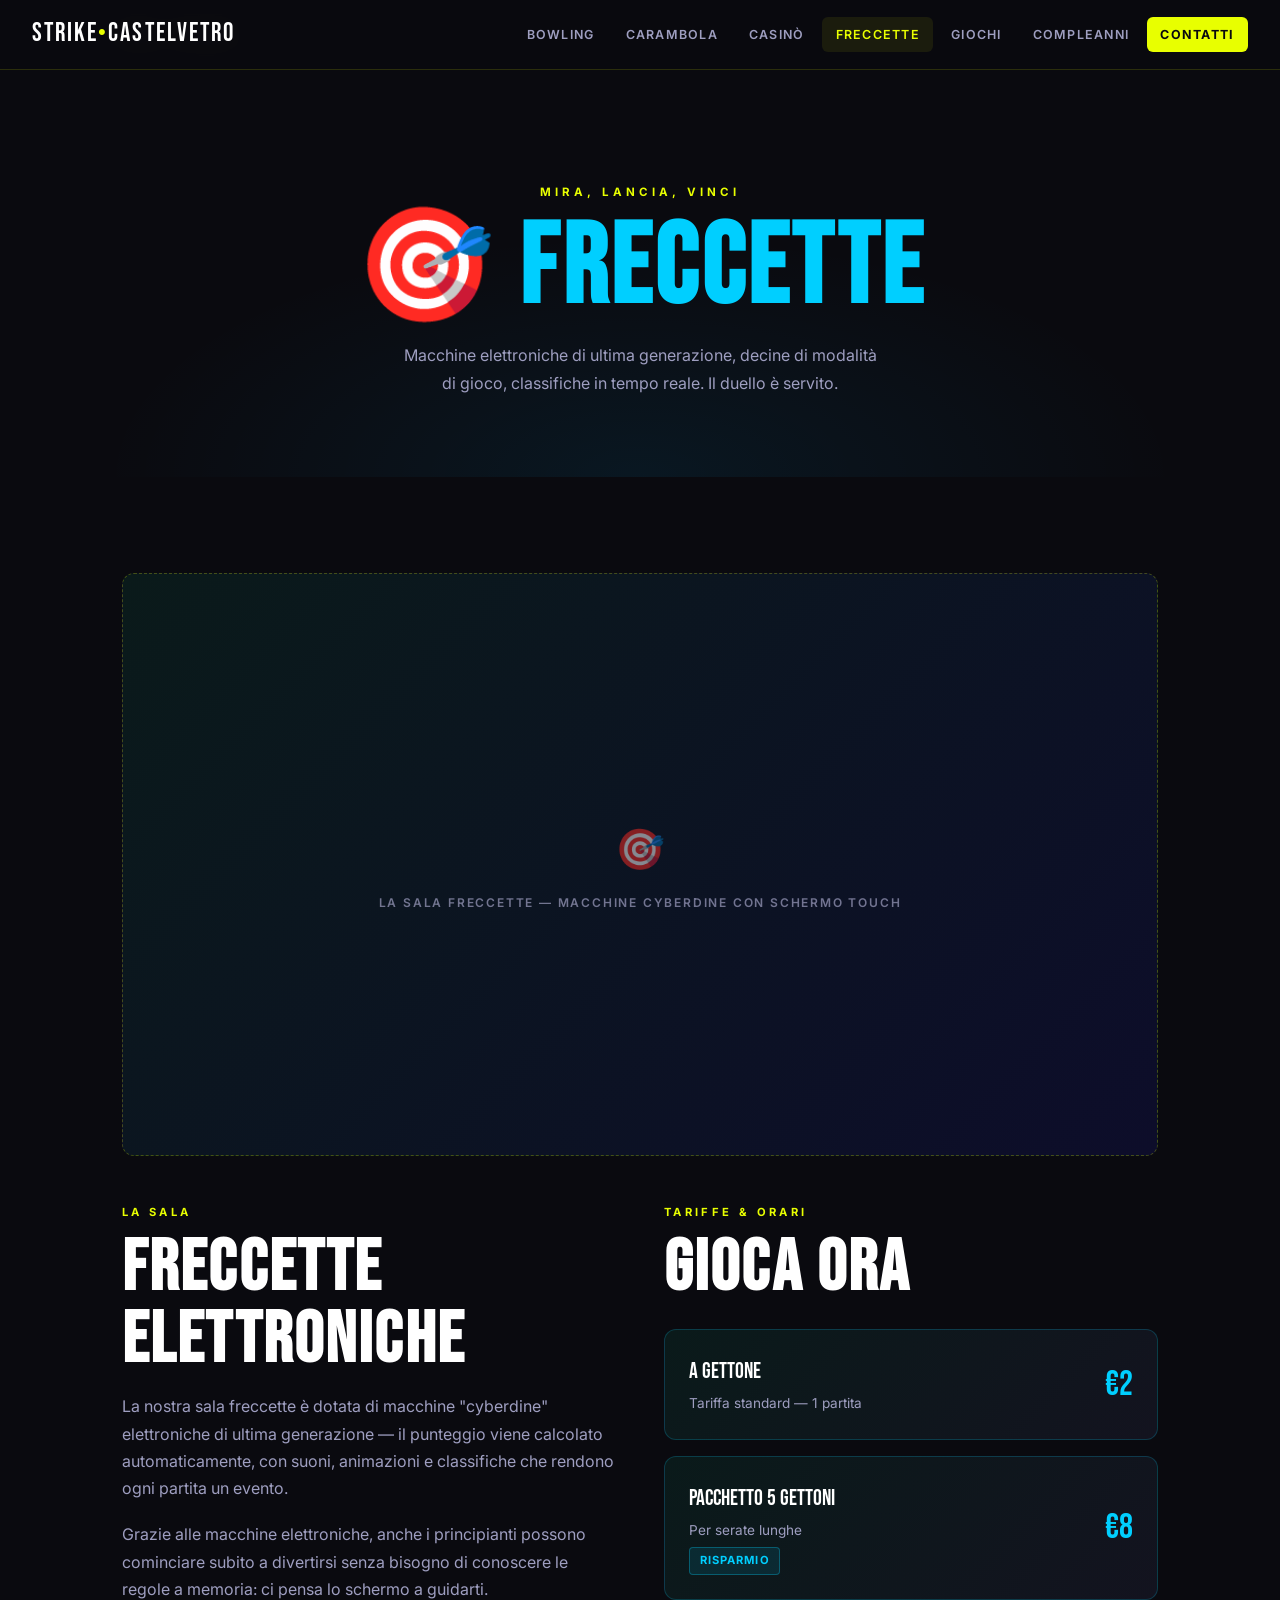
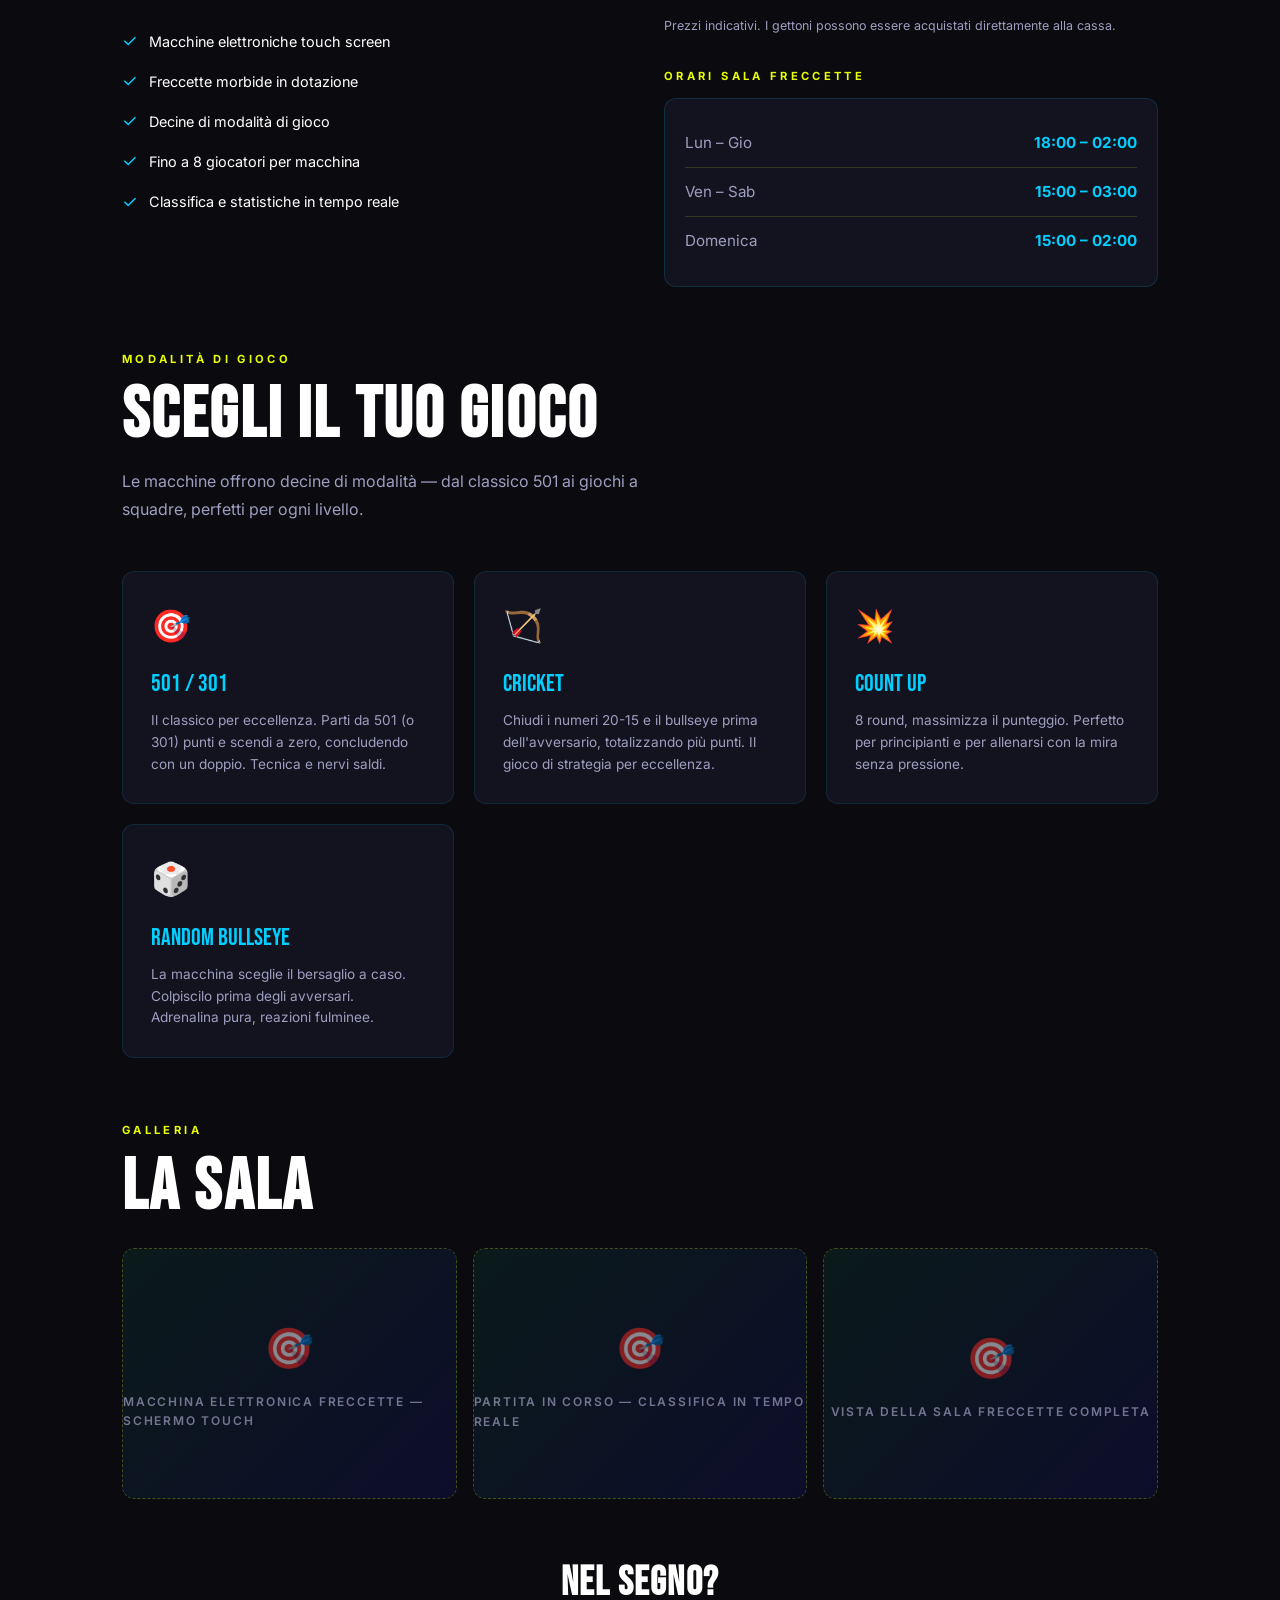
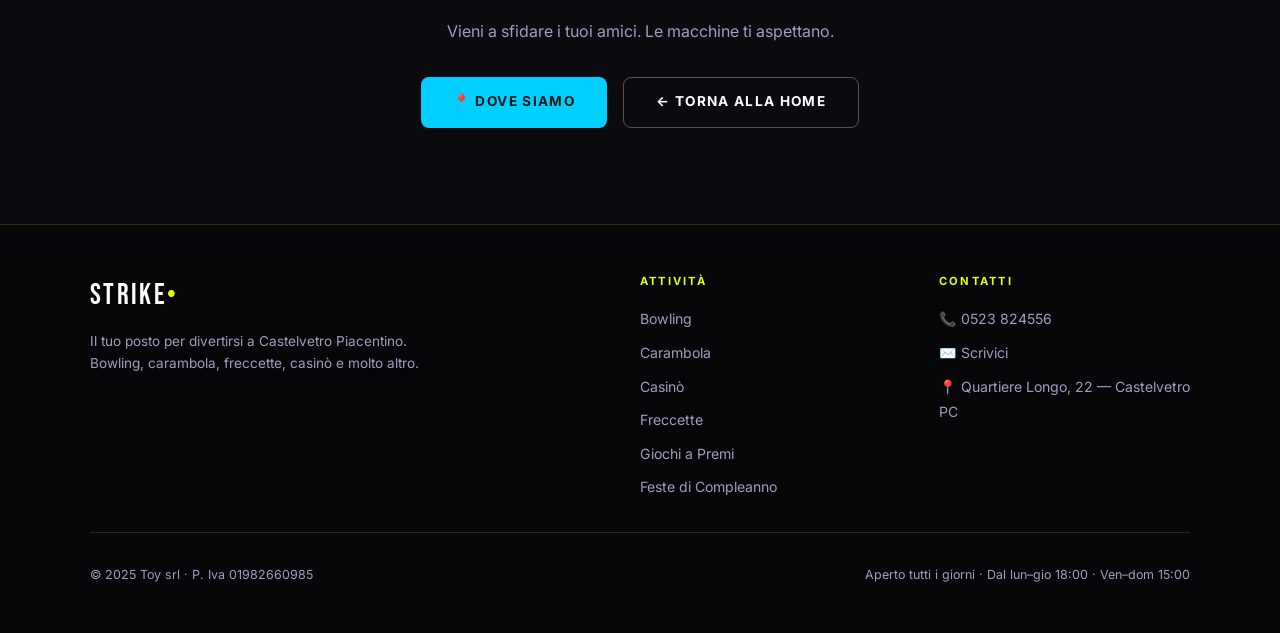
<file: freccette.html>
<!DOCTYPE html>
<html lang="it">
<head>
  <meta charset="UTF-8" />
  <meta name="viewport" content="width=device-width, initial-scale=1.0" />
  <title>Freccette — Strike Castelvetro</title>
  <link rel="stylesheet" href="css/style.css" />
  <style>
    .page-hero {
      background: radial-gradient(ellipse 60% 80% at 50% 100%, rgba(0, 180, 255, 0.08) 0%, transparent 70%);
    }
    .page-hero-title { color: #00CFFF; }

    /* Animated bullseye rings */
    .bullseye-anim {
      position: absolute;
      top: 50%;
      left: 50%;
      transform: translate(-50%, -50%);
      pointer-events: none;
    }
    .bullseye-ring {
      position: absolute;
      border-radius: 50%;
      border: 1px solid rgba(0,207,255,0.08);
      transform: translate(-50%, -50%);
      animation: ringPulse 3s ease-out infinite;
    }
    @keyframes ringPulse {
      0%   { opacity: 0; transform: translate(-50%,-50%) scale(0.5); }
      50%  { opacity: 1; }
      100% { opacity: 0; transform: translate(-50%,-50%) scale(2); }
    }

    .game-mode-grid {
      display: grid;
      grid-template-columns: repeat(auto-fill, minmax(250px, 1fr));
      gap: 1.25rem;
    }
    .game-mode-card {
      background: var(--bg-card);
      border: 1px solid rgba(0,207,255,0.12);
      border-radius: var(--radius);
      padding: 1.75rem;
      transition: all 0.3s;
    }
    .game-mode-card:hover {
      border-color: rgba(0,207,255,0.35);
      transform: translateY(-3px);
      box-shadow: 0 15px 40px rgba(0,207,255,0.08);
    }
    .game-mode-icon { font-size: 2rem; margin-bottom: 0.9rem; display: block; }
    .game-mode-name {
      font-family: var(--font-display);
      font-size: 1.5rem;
      color: #00CFFF;
      margin-bottom: 0.4rem;
    }
    .game-mode-desc { font-size: 0.85rem; color: var(--muted); line-height: 1.6; }

    @media (max-width:700px) {
      .two-col-grid { grid-template-columns: 1fr !important; }
    }
  </style>
</head>
<body>

  <nav class="navbar" id="navbar"></nav>

  <div class="breadcrumb">
    <a href="index.html">Home</a>
    <span class="breadcrumb-sep">›</span>
    <span>Freccette</span>
  </div>

  <section class="page-hero" style="position:relative;overflow:hidden;">
    <div class="page-hero-label">Mira, lancia, vinci</div>
    <h1 class="page-hero-title">🎯 FRECCETTE</h1>
    <p class="page-hero-sub">Macchine elettroniche di ultima generazione, decine di modalità di gioco, classifiche in tempo reale. Il duello è servito.</p>
  </section>

  <div class="section">

    <!-- MAIN IMAGE -->
    <div class="img-placeholder img-placeholder-freccette reveal" style="margin-bottom:3rem;">
      <div class="img-placeholder-icon">🎯</div>
      <div class="img-placeholder-caption">La sala freccette — macchine cyberdine con schermo touch</div>
    </div>

    <!-- INTRO + PREZZI -->
    <div style="display:grid;grid-template-columns:1fr 1fr;gap:3rem;align-items:start;" class="two-col-grid">

      <div class="reveal">
        <div class="section-label">La sala</div>
        <h2 class="section-title">Freccette elettroniche</h2>
        <p style="color:var(--muted);line-height:1.7;margin-bottom:1.2rem;">
          La nostra sala freccette è dotata di macchine "cyberdine" elettroniche di ultima generazione — il punteggio viene calcolato automaticamente, con suoni, animazioni e classifiche che rendono ogni partita un evento.
        </p>
        <p style="color:var(--muted);line-height:1.7;margin-bottom:1.2rem;">
          Grazie alle macchine elettroniche, anche i principianti possono cominciare subito a divertirsi senza bisogno di conoscere le regole a memoria: ci pensa lo schermo a guidarti.
        </p>
        <div style="display:flex;flex-direction:column;gap:0.75rem;margin-top:1.5rem;">
          <div style="display:flex;gap:0.75rem;align-items:center;font-size:0.9rem;">
            <span style="color:#00CFFF;font-size:1.1rem;">✓</span>
            <span>Macchine elettroniche touch screen</span>
          </div>
          <div style="display:flex;gap:0.75rem;align-items:center;font-size:0.9rem;">
            <span style="color:#00CFFF;font-size:1.1rem;">✓</span>
            <span>Freccette morbide in dotazione</span>
          </div>
          <div style="display:flex;gap:0.75rem;align-items:center;font-size:0.9rem;">
            <span style="color:#00CFFF;font-size:1.1rem;">✓</span>
            <span>Decine di modalità di gioco</span>
          </div>
          <div style="display:flex;gap:0.75rem;align-items:center;font-size:0.9rem;">
            <span style="color:#00CFFF;font-size:1.1rem;">✓</span>
            <span>Fino a 8 giocatori per macchina</span>
          </div>
          <div style="display:flex;gap:0.75rem;align-items:center;font-size:0.9rem;">
            <span style="color:#00CFFF;font-size:1.1rem;">✓</span>
            <span>Classifica e statistiche in tempo reale</span>
          </div>
        </div>
      </div>

      <div class="reveal">
        <div class="section-label">Tariffe &amp; Orari</div>
        <h2 class="section-title">Gioca ora</h2>
        <div class="prezzi-grid" style="margin-top:1.5rem;">
          <div class="prezzo-card" style="background:linear-gradient(135deg,#0a1a1a,var(--bg-card));border-color:rgba(0,207,255,0.2);">
            <div>
              <div class="prezzo-card-name">A gettone</div>
              <div class="prezzo-card-label">Tariffa standard — 1 partita</div>
            </div>
            <div class="prezzo-card-value" style="color:#00CFFF;">€2</div>
          </div>
          <div class="prezzo-card" style="background:linear-gradient(135deg,#0a1a1a,var(--bg-card));border-color:rgba(0,207,255,0.2);">
            <div>
              <div class="prezzo-card-name">Pacchetto 5 gettoni</div>
              <div class="prezzo-card-label">Per serate lunghe</div>
              <div class="prezzo-badge" style="background:rgba(0,207,255,0.1);border-color:rgba(0,207,255,0.3);color:#00CFFF;">Risparmio</div>
            </div>
            <div class="prezzo-card-value" style="color:#00CFFF;">€8</div>
          </div>
        </div>
        <p style="font-size:0.78rem;color:var(--muted);margin-top:1rem;line-height:1.6;">
          Prezzi indicativi. I gettoni possono essere acquistati direttamente alla cassa.
        </p>

        <div style="margin-top:2rem;">
          <div class="section-label" style="margin-bottom:0.75rem;">Orari sala freccette</div>
          <div style="background:var(--bg-card);border:1px solid rgba(0,207,255,0.15);border-radius:var(--radius);padding:1.25rem;">
            <table class="orari-table">
              <tr><td>Lun – Gio</td><td style="color:#00CFFF;">18:00 – 02:00</td></tr>
              <tr><td>Ven – Sab</td><td style="color:#00CFFF;">15:00 – 03:00</td></tr>
              <tr><td>Domenica</td><td style="color:#00CFFF;">15:00 – 02:00</td></tr>
            </table>
          </div>
        </div>
      </div>

    </div>

    <!-- GAME MODES -->
    <div style="margin-top:4rem;">
      <div class="section-label reveal">Modalità di gioco</div>
      <h2 class="section-title reveal">Scegli il tuo gioco</h2>
      <p class="section-desc reveal">Le macchine offrono decine di modalità — dal classico 501 ai giochi a squadre, perfetti per ogni livello.</p>
      <div class="game-mode-grid">
        <div class="game-mode-card reveal">
          <span class="game-mode-icon">🎯</span>
          <div class="game-mode-name">501 / 301</div>
          <p class="game-mode-desc">Il classico per eccellenza. Parti da 501 (o 301) punti e scendi a zero, concludendo con un doppio. Tecnica e nervi saldi.</p>
        </div>
        <div class="game-mode-card reveal">
          <span class="game-mode-icon">🏹</span>
          <div class="game-mode-name">CRICKET</div>
          <p class="game-mode-desc">Chiudi i numeri 20-15 e il bullseye prima dell'avversario, totalizzando più punti. Il gioco di strategia per eccellenza.</p>
        </div>
        <div class="game-mode-card reveal">
          <span class="game-mode-icon">💥</span>
          <div class="game-mode-name">COUNT UP</div>
          <p class="game-mode-desc">8 round, massimizza il punteggio. Perfetto per principianti e per allenarsi con la mira senza pressione.</p>
        </div>
        <div class="game-mode-card reveal">
          <span class="game-mode-icon">🎲</span>
          <div class="game-mode-name">RANDOM BULLSEYE</div>
          <p class="game-mode-desc">La macchina sceglie il bersaglio a caso. Colpiscilo prima degli avversari. Adrenalina pura, reazioni fulminee.</p>
        </div>
      </div>
    </div>

    <!-- GALLERY -->
    <div style="margin-top:4rem;">
      <div class="section-label reveal">Galleria</div>
      <h2 class="section-title reveal">La sala</h2>
      <div class="gallery-grid" style="margin-top:1.5rem;">
        <div class="gallery-item reveal">
          <div class="img-placeholder img-placeholder-freccette img-placeholder-sm">
            <div class="img-placeholder-icon">🎯</div>
            <div class="img-placeholder-caption">Macchina elettronica freccette — schermo touch</div>
          </div>
        </div>
        <div class="gallery-item reveal">
          <div class="img-placeholder img-placeholder-freccette img-placeholder-sm">
            <div class="img-placeholder-icon">🎯</div>
            <div class="img-placeholder-caption">Partita in corso — classifica in tempo reale</div>
          </div>
        </div>
        <div class="gallery-item reveal">
          <div class="img-placeholder img-placeholder-freccette img-placeholder-sm">
            <div class="img-placeholder-icon">🎯</div>
            <div class="img-placeholder-caption">Vista della sala freccette completa</div>
          </div>
        </div>
      </div>
    </div>

    <!-- CTA -->
    <div style="margin-top:4rem;text-align:center;" class="reveal">
      <h3 style="font-family:var(--font-display);font-size:2.5rem;margin-bottom:1rem;">Nel segno?</h3>
      <p style="color:var(--muted);margin-bottom:2rem;">Vieni a sfidare i tuoi amici. Le macchine ti aspettano.</p>
      <div style="display:flex;gap:1rem;justify-content:center;flex-wrap:wrap;">
        <a href="contatti.html" class="btn btn-primary" style="background:#00CFFF;color:#0a1a1a;">📍 Dove Siamo</a>
        <a href="index.html" class="btn btn-outline">← Torna alla home</a>
      </div>
    </div>

  </div>

  <footer class="footer" id="footer"></footer>
  <script src="js/components.js"></script>
  <script src="js/main.js"></script>
</body>
</html>
</file>
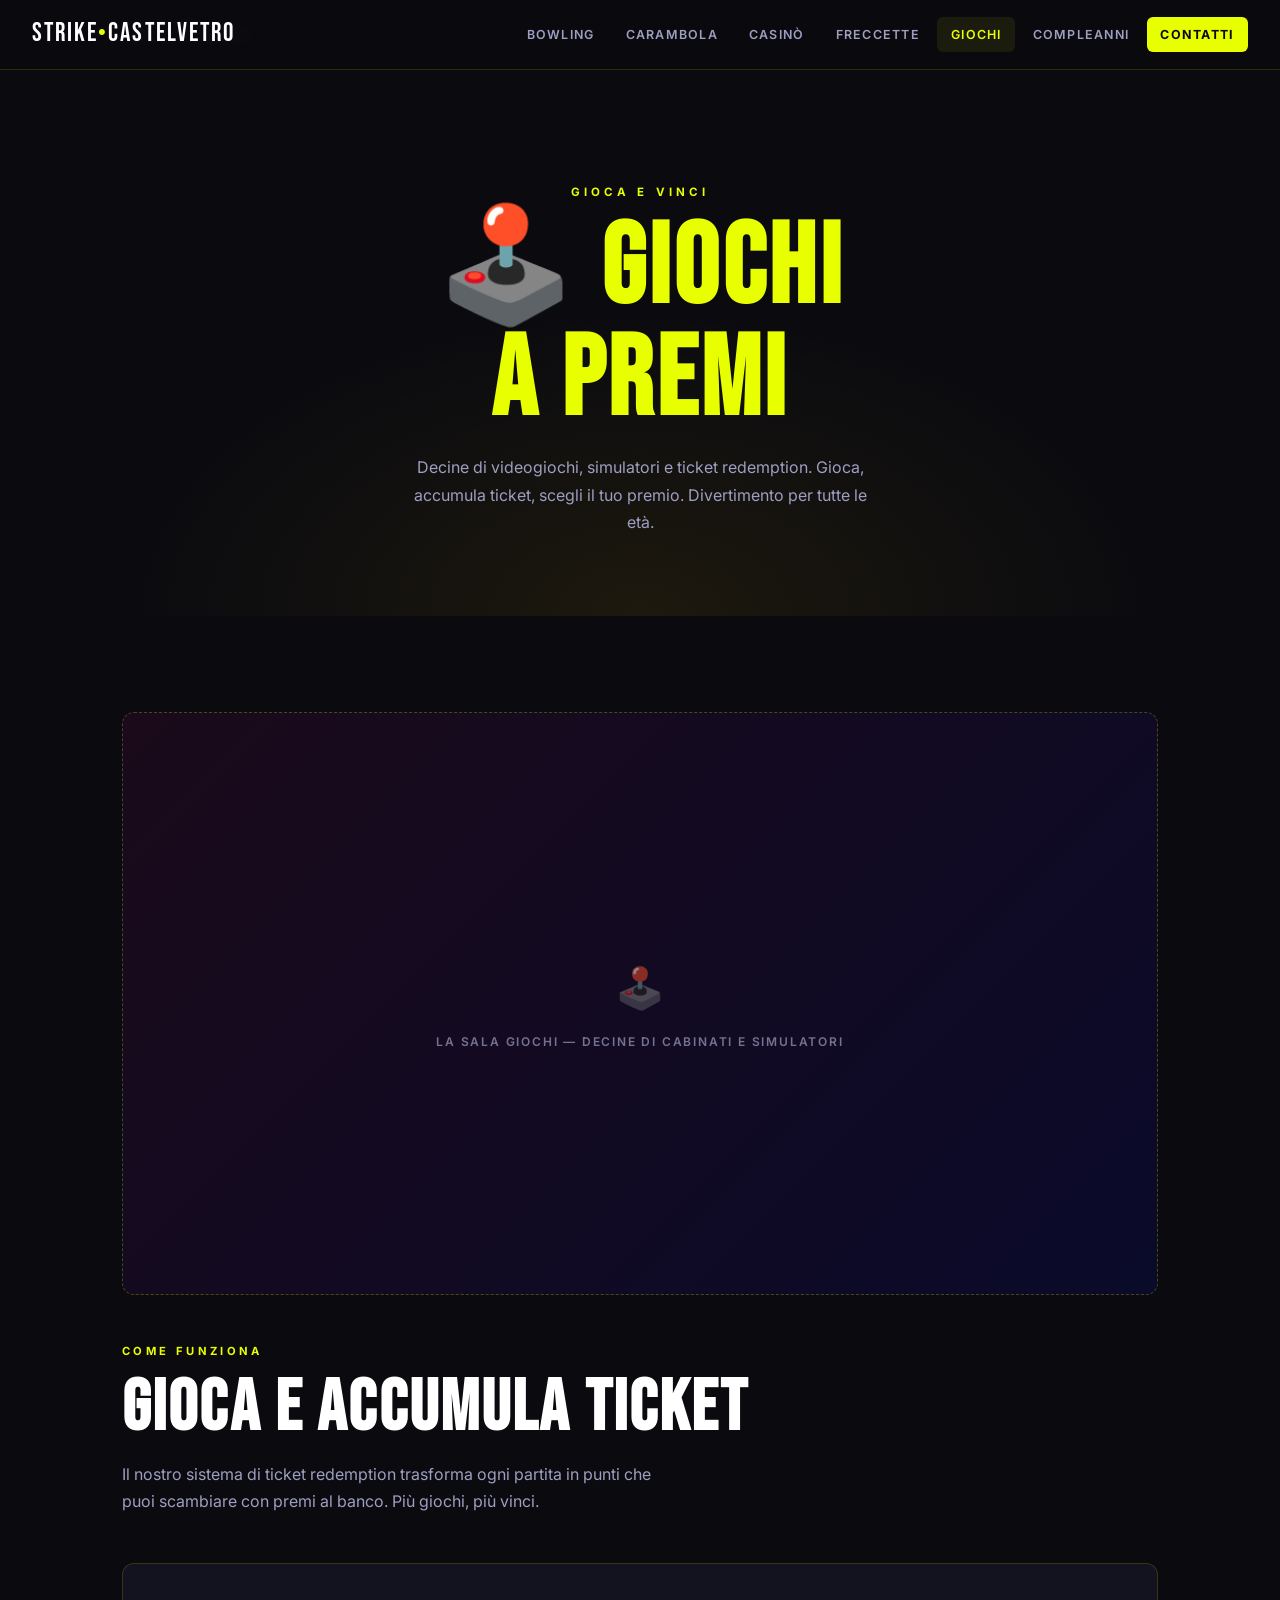
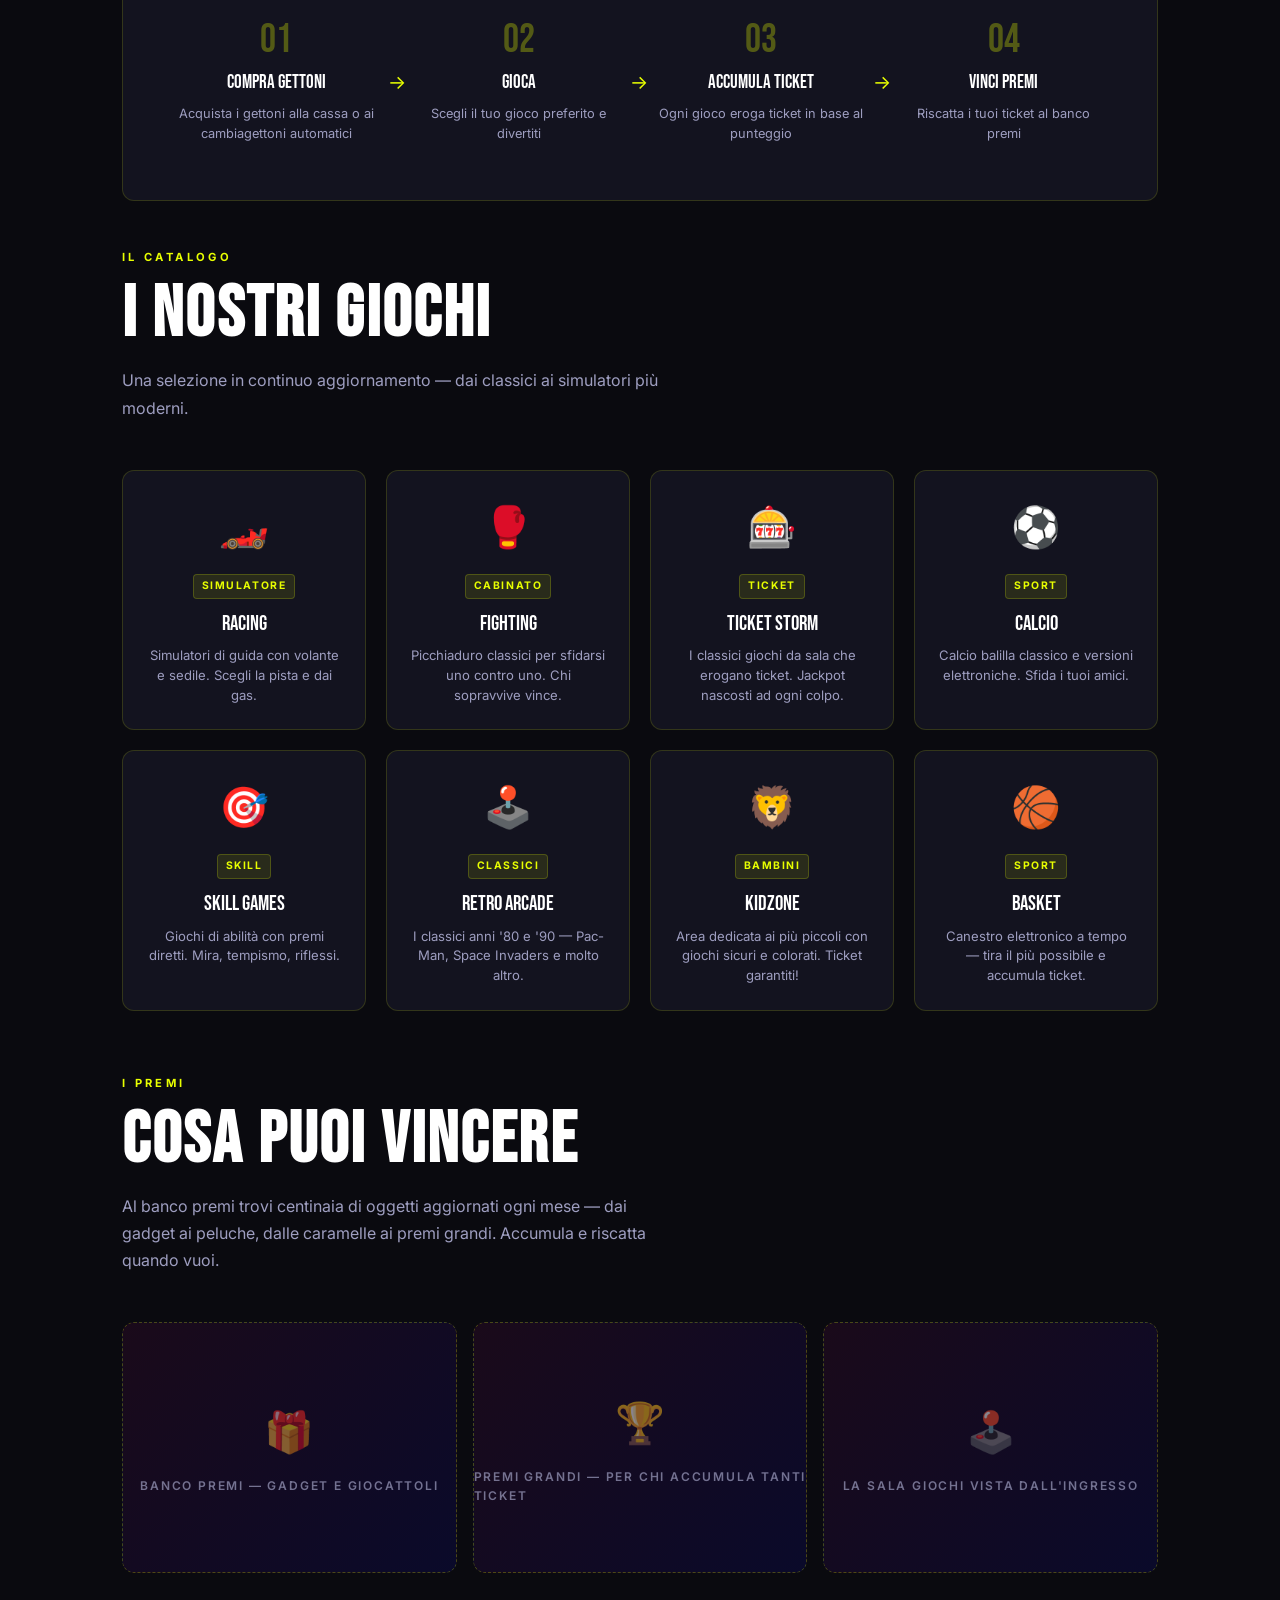
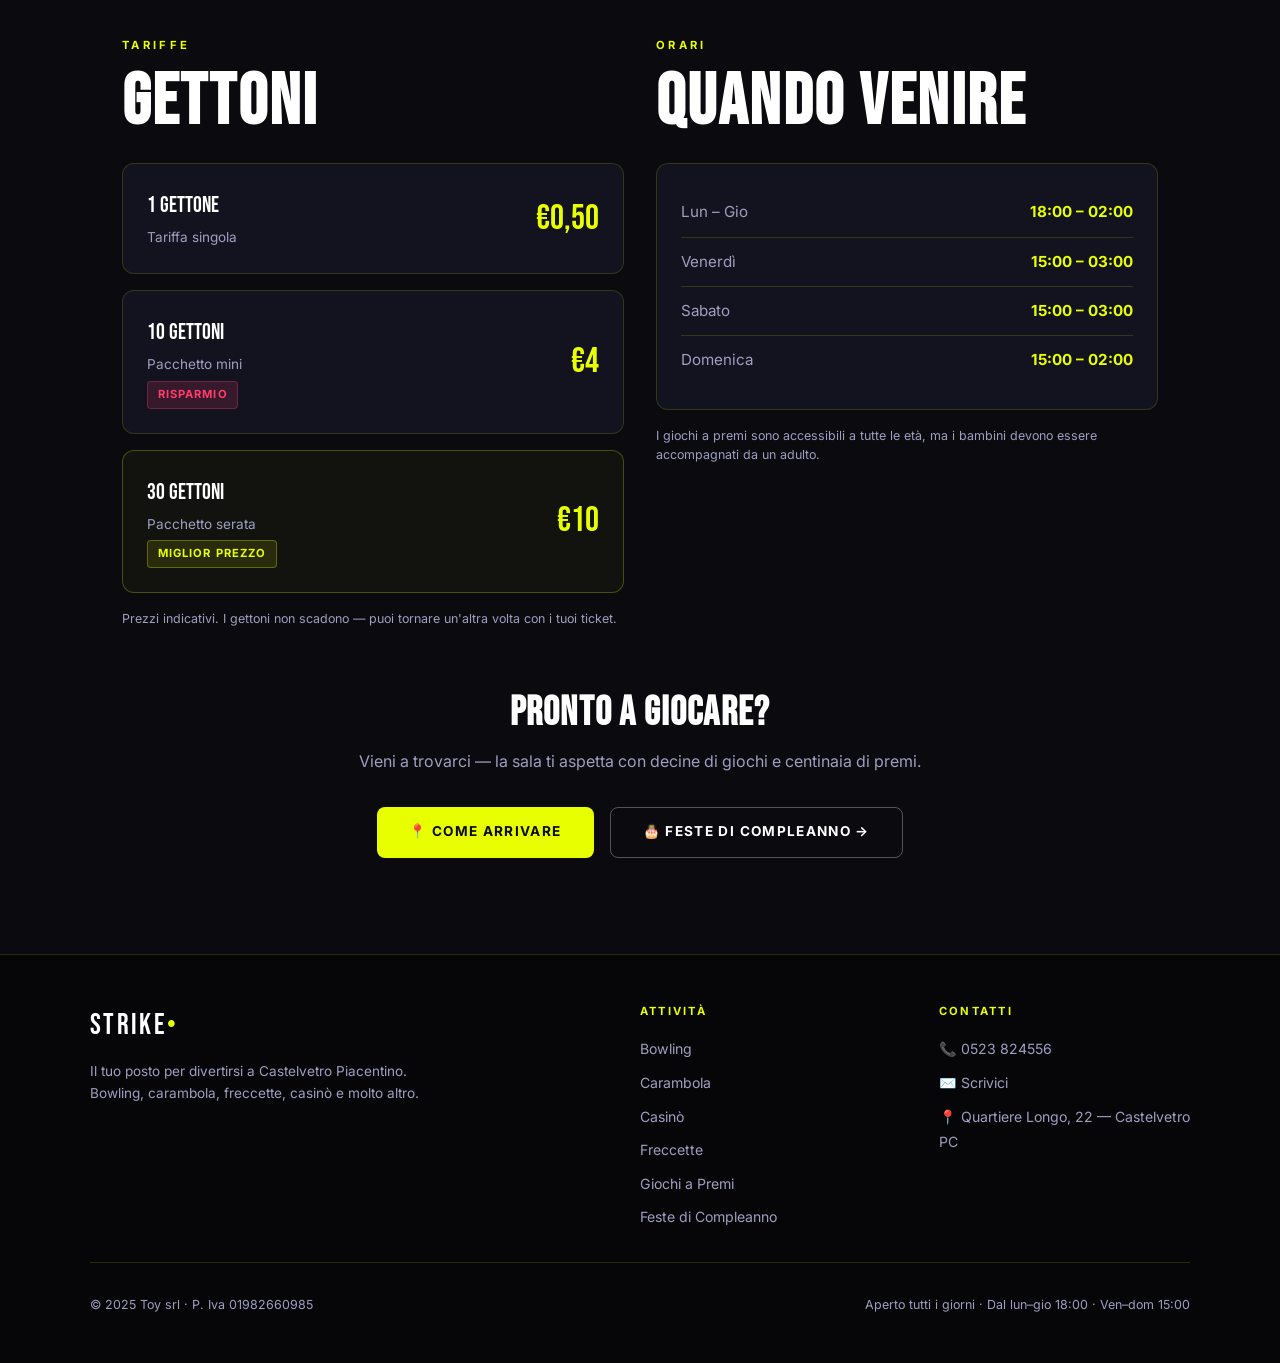
<file: giochi.html>
<!DOCTYPE html>
<html lang="it">
<head>
  <meta charset="UTF-8" />
  <meta name="viewport" content="width=device-width, initial-scale=1.0" />
  <title>Giochi a Premi — Strike Castelvetro</title>
  <link rel="stylesheet" href="css/style.css" />
  <style>
    .page-hero {
      background: radial-gradient(ellipse 60% 80% at 50% 100%, rgba(255, 200, 0, 0.08) 0%, transparent 70%);
    }
    .page-hero-title { color: var(--accent); }

    .game-catalog {
      display: grid;
      grid-template-columns: repeat(auto-fill, minmax(220px, 1fr));
      gap: 1.25rem;
    }
    .game-card {
      background: var(--bg-card);
      border: 1px solid var(--border);
      border-radius: var(--radius);
      padding: 1.5rem;
      text-align: center;
      transition: all 0.3s;
    }
    .game-card:hover {
      border-color: rgba(232,255,0,0.3);
      transform: translateY(-3px);
      box-shadow: 0 12px 30px rgba(0,0,0,0.4);
    }
    .game-card-icon { font-size: 2.5rem; margin-bottom: 0.75rem; display: block; }
    .game-card-name {
      font-family: var(--font-display);
      font-size: 1.3rem;
      margin-bottom: 0.4rem;
    }
    .game-card-type {
      display: inline-block;
      font-size: 0.65rem;
      font-weight: 700;
      letter-spacing: 0.15em;
      text-transform: uppercase;
      padding: 0.2rem 0.5rem;
      border-radius: 4px;
      background: rgba(232,255,0,0.1);
      color: var(--accent);
      border: 1px solid rgba(232,255,0,0.2);
      margin-bottom: 0.5rem;
    }
    .game-card-desc { font-size: 0.82rem; color: var(--muted); line-height: 1.5; }

    .ticket-steps {
      display: flex;
      gap: 0;
      position: relative;
    }
    .ticket-step {
      flex: 1;
      text-align: center;
      padding: 1.5rem 1rem;
      position: relative;
    }
    .ticket-step::after {
      content: '→';
      position: absolute;
      right: -0.5rem;
      top: 50%;
      transform: translateY(-50%);
      color: var(--accent);
      font-size: 1.2rem;
    }
    .ticket-step:last-child::after { display: none; }
    .ticket-step-num {
      font-family: var(--font-display);
      font-size: 2.5rem;
      color: var(--accent);
      opacity: 0.3;
      line-height: 1;
    }
    .ticket-step-title {
      font-family: var(--font-display);
      font-size: 1.2rem;
      margin: 0.5rem 0 0.3rem;
    }
    .ticket-step-desc { font-size: 0.8rem; color: var(--muted); }

    @media (max-width: 700px) {
      .ticket-steps { flex-direction: column; }
      .ticket-step::after { content: '↓'; right: auto; left: 50%; bottom: -0.5rem; top: auto; transform: translateX(-50%); }
    }
  </style>
</head>
<body>

  <nav class="navbar" id="navbar"></nav>

  <div class="breadcrumb">
    <a href="index.html">Home</a>
    <span class="breadcrumb-sep">›</span>
    <span>Giochi a Premi</span>
  </div>

  <section class="page-hero">
    <div class="page-hero-label">Gioca e vinci</div>
    <h1 class="page-hero-title">🕹️ GIOCHI<br/>A PREMI</h1>
    <p class="page-hero-sub">Decine di videogiochi, simulatori e ticket redemption. Gioca, accumula ticket, scegli il tuo premio. Divertimento per tutte le età.</p>
  </section>

  <div class="section">

    <!-- MAIN IMAGE -->
    <div class="img-placeholder img-placeholder-giochi reveal" style="margin-bottom:3rem;">
      <div class="img-placeholder-icon">🕹️</div>
      <div class="img-placeholder-caption">La sala giochi — decine di cabinati e simulatori</div>
    </div>

    <!-- INTRO -->
    <div class="section-label reveal">Come funziona</div>
    <h2 class="section-title reveal">Gioca e accumula ticket</h2>
    <p class="section-desc reveal">Il nostro sistema di ticket redemption trasforma ogni partita in punti che puoi scambiare con premi al banco. Più giochi, più vinci.</p>

    <!-- TICKET STEPS -->
    <div style="background:var(--bg-card);border:1px solid var(--border);border-radius:var(--radius);padding:2rem;margin-bottom:3rem;" class="reveal">
      <div class="ticket-steps">
        <div class="ticket-step">
          <div class="ticket-step-num">01</div>
          <div class="ticket-step-title">COMPRA GETTONI</div>
          <p class="ticket-step-desc">Acquista i gettoni alla cassa o ai cambiagettoni automatici</p>
        </div>
        <div class="ticket-step">
          <div class="ticket-step-num">02</div>
          <div class="ticket-step-title">GIOCA</div>
          <p class="ticket-step-desc">Scegli il tuo gioco preferito e divertiti</p>
        </div>
        <div class="ticket-step">
          <div class="ticket-step-num">03</div>
          <div class="ticket-step-title">ACCUMULA TICKET</div>
          <p class="ticket-step-desc">Ogni gioco eroga ticket in base al punteggio</p>
        </div>
        <div class="ticket-step">
          <div class="ticket-step-num">04</div>
          <div class="ticket-step-title">VINCI PREMI</div>
          <p class="ticket-step-desc">Riscatta i tuoi ticket al banco premi</p>
        </div>
      </div>
    </div>

    <!-- GAME CATALOG -->
    <div class="section-label reveal">Il catalogo</div>
    <h2 class="section-title reveal">I nostri giochi</h2>
    <p class="section-desc reveal">Una selezione in continuo aggiornamento — dai classici ai simulatori più moderni.</p>

    <div class="game-catalog">
      <div class="game-card reveal">
        <span class="game-card-icon">🏎️</span>
        <div class="game-card-type">Simulatore</div>
        <div class="game-card-name">RACING</div>
        <p class="game-card-desc">Simulatori di guida con volante e sedile. Scegli la pista e dai gas.</p>
      </div>
      <div class="game-card reveal">
        <span class="game-card-icon">🥊</span>
        <div class="game-card-type">Cabinato</div>
        <div class="game-card-name">FIGHTING</div>
        <p class="game-card-desc">Picchiaduro classici per sfidarsi uno contro uno. Chi sopravvive vince.</p>
      </div>
      <div class="game-card reveal">
        <span class="game-card-icon">🎰</span>
        <div class="game-card-type">Ticket</div>
        <div class="game-card-name">TICKET STORM</div>
        <p class="game-card-desc">I classici giochi da sala che erogano ticket. Jackpot nascosti ad ogni colpo.</p>
      </div>
      <div class="game-card reveal">
        <span class="game-card-icon">⚽</span>
        <div class="game-card-type">Sport</div>
        <div class="game-card-name">CALCIO</div>
        <p class="game-card-desc">Calcio balilla classico e versioni elettroniche. Sfida i tuoi amici.</p>
      </div>
      <div class="game-card reveal">
        <span class="game-card-icon">🎯</span>
        <div class="game-card-type">Skill</div>
        <div class="game-card-name">SKILL GAMES</div>
        <p class="game-card-desc">Giochi di abilità con premi diretti. Mira, tempismo, riflessi.</p>
      </div>
      <div class="game-card reveal">
        <span class="game-card-icon">🕹️</span>
        <div class="game-card-type">Classici</div>
        <div class="game-card-name">RETRO ARCADE</div>
        <p class="game-card-desc">I classici anni '80 e '90 — Pac-Man, Space Invaders e molto altro.</p>
      </div>
      <div class="game-card reveal">
        <span class="game-card-icon">🦁</span>
        <div class="game-card-type">Bambini</div>
        <div class="game-card-name">KIDZONE</div>
        <p class="game-card-desc">Area dedicata ai più piccoli con giochi sicuri e colorati. Ticket garantiti!</p>
      </div>
      <div class="game-card reveal">
        <span class="game-card-icon">🏀</span>
        <div class="game-card-type">Sport</div>
        <div class="game-card-name">BASKET</div>
        <p class="game-card-desc">Canestro elettronico a tempo — tira il più possibile e accumula ticket.</p>
      </div>
    </div>

    <!-- PRIZES -->
    <div style="margin-top:4rem;">
      <div class="section-label reveal">I premi</div>
      <h2 class="section-title reveal">Cosa puoi vincere</h2>
      <p class="section-desc reveal">Al banco premi trovi centinaia di oggetti aggiornati ogni mese — dai gadget ai peluche, dalle caramelle ai premi grandi. Accumula e riscatta quando vuoi.</p>

      <div class="gallery-grid" style="margin-top:1.5rem;">
        <div class="gallery-item reveal">
          <div class="img-placeholder img-placeholder-giochi img-placeholder-sm">
            <div class="img-placeholder-icon">🎁</div>
            <div class="img-placeholder-caption">Banco premi — gadget e giocattoli</div>
          </div>
        </div>
        <div class="gallery-item reveal">
          <div class="img-placeholder img-placeholder-giochi img-placeholder-sm">
            <div class="img-placeholder-icon">🏆</div>
            <div class="img-placeholder-caption">Premi grandi — per chi accumula tanti ticket</div>
          </div>
        </div>
        <div class="gallery-item reveal">
          <div class="img-placeholder img-placeholder-giochi img-placeholder-sm">
            <div class="img-placeholder-icon">🕹️</div>
            <div class="img-placeholder-caption">La sala giochi vista dall'ingresso</div>
          </div>
        </div>
      </div>
    </div>

    <!-- PREZZI E ORARI -->
    <div style="margin-top:4rem;display:grid;grid-template-columns:1fr 1fr;gap:2rem;align-items:start;" class="two-col-grid">
      <div class="reveal">
        <div class="section-label">Tariffe</div>
        <h2 class="section-title">Gettoni</h2>
        <div class="prezzi-grid" style="margin-top:1.5rem;">
          <div class="prezzo-card">
            <div>
              <div class="prezzo-card-name">1 gettone</div>
              <div class="prezzo-card-label">Tariffa singola</div>
            </div>
            <div class="prezzo-card-value">€0,50</div>
          </div>
          <div class="prezzo-card">
            <div>
              <div class="prezzo-card-name">10 gettoni</div>
              <div class="prezzo-card-label">Pacchetto mini</div>
              <div class="prezzo-badge">Risparmio</div>
            </div>
            <div class="prezzo-card-value">€4</div>
          </div>
          <div class="prezzo-card" style="background:rgba(232,255,0,0.04);border-color:rgba(232,255,0,0.25);">
            <div>
              <div class="prezzo-card-name">30 gettoni</div>
              <div class="prezzo-card-label">Pacchetto serata</div>
              <div class="prezzo-badge" style="background:rgba(232,255,0,0.1);border-color:rgba(232,255,0,0.3);color:var(--accent);">Miglior prezzo</div>
            </div>
            <div class="prezzo-card-value">€10</div>
          </div>
        </div>
        <p style="font-size:0.78rem;color:var(--muted);margin-top:1rem;line-height:1.6;">
          Prezzi indicativi. I gettoni non scadono — puoi tornare un'altra volta con i tuoi ticket.
        </p>
      </div>
      <div class="reveal">
        <div class="section-label">Orari</div>
        <h2 class="section-title">Quando venire</h2>
        <div style="background:var(--bg-card);border:1px solid var(--border);border-radius:var(--radius);padding:1.5rem;margin-top:1.5rem;">
          <table class="orari-table">
            <tr><td>Lun – Gio</td><td>18:00 – 02:00</td></tr>
            <tr><td>Venerdì</td><td>15:00 – 03:00</td></tr>
            <tr><td>Sabato</td><td>15:00 – 03:00</td></tr>
            <tr><td>Domenica</td><td>15:00 – 02:00</td></tr>
          </table>
        </div>
        <p style="font-size:0.78rem;color:var(--muted);margin-top:1rem;">
          I giochi a premi sono accessibili a tutte le età, ma i bambini devono essere accompagnati da un adulto.
        </p>
      </div>
    </div>

    <!-- CTA -->
    <div style="margin-top:4rem;text-align:center;" class="reveal">
      <h3 style="font-family:var(--font-display);font-size:2.5rem;margin-bottom:1rem;">Pronto a giocare?</h3>
      <p style="color:var(--muted);margin-bottom:2rem;">Vieni a trovarci — la sala ti aspetta con decine di giochi e centinaia di premi.</p>
      <div style="display:flex;gap:1rem;justify-content:center;flex-wrap:wrap;">
        <a href="contatti.html" class="btn btn-primary">📍 Come Arrivare</a>
        <a href="compleanno.html" class="btn btn-outline">🎂 Feste di Compleanno →</a>
      </div>
    </div>

  </div>

  <footer class="footer" id="footer"></footer>
  <script src="js/components.js"></script>
  <script src="js/main.js"></script>
  <style>
    @media (max-width: 700px) {
      .two-col-grid { grid-template-columns: 1fr !important; }
    }
  </style>
</body>
</html>
</file>
<file: css/style.css>
/* =============================================
   BOWLING CASTELVETRO — Main Stylesheet
   Palette:
   - #0A0A0F  near-black bg
   - #1A1A2E  section bg
   - #E8FF00  neon yellow (signature accent)
   - #FF3D6B  hot pink (secondary accent)
   - #FFFFFF  white text
   - #9E9EC0  muted text
   Font: Bebas Neue (display) + Inter (body)
============================================= */

@import url('https://fonts.googleapis.com/css2?family=Bebas+Neue&family=Inter:wght@300;400;600;700&family=Black+Han+Sans&display=swap');

:root {
  --bg: #0A0A0F;
  --bg-card: #13131F;
  --bg-section: #1A1A2E;
  --accent: #E8FF00;
  --pink: #FF3D6B;
  --white: #FFFFFF;
  --muted: #9E9EC0;
  --border: rgba(232, 255, 0, 0.15);
  --radius: 12px;
  --font-display: 'Bebas Neue', sans-serif;
  --font-body: 'Inter', sans-serif;
}

*, *::before, *::after {
  box-sizing: border-box;
  margin: 0;
  padding: 0;
}

html {
  scroll-behavior: smooth;
}

body {
  background-color: var(--bg);
  color: var(--white);
  font-family: var(--font-body);
  font-size: 16px;
  line-height: 1.6;
  overflow-x: hidden;
}

/* ── SCROLLBAR ─────────────────────────── */
::-webkit-scrollbar { width: 6px; }
::-webkit-scrollbar-track { background: var(--bg); }
::-webkit-scrollbar-thumb { background: var(--accent); border-radius: 3px; }

/* ── TYPOGRAPHY ─────────────────────────── */
h1, h2, h3, h4 {
  font-family: var(--font-display);
  letter-spacing: 0.03em;
  line-height: 1;
}

a {
  color: var(--accent);
  text-decoration: none;
  transition: color 0.2s;
}
a:hover { color: var(--white); }

/* ── NAVBAR ─────────────────────────────── */
.navbar {
  position: fixed;
  top: 0;
  left: 0;
  right: 0;
  z-index: 1000;
  display: flex;
  align-items: center;
  justify-content: space-between;
  padding: 0 2rem;
  height: 70px;
  background: rgba(10, 10, 15, 0.92);
  backdrop-filter: blur(12px);
  border-bottom: 1px solid var(--border);
  transition: background 0.3s;
}

.nav-logo {
  font-family: var(--font-display);
  font-size: 1.6rem;
  color: var(--white);
  letter-spacing: 0.08em;
}
.nav-logo span { color: var(--accent); }

.nav-links {
  display: flex;
  list-style: none;
  gap: 0.25rem;
}

.nav-links a {
  display: block;
  padding: 0.45rem 0.85rem;
  font-size: 0.78rem;
  font-weight: 600;
  letter-spacing: 0.1em;
  text-transform: uppercase;
  color: var(--muted);
  border-radius: 6px;
  transition: all 0.2s;
}
.nav-links a:hover,
.nav-links a.active {
  color: var(--accent);
  background: rgba(232, 255, 0, 0.08);
}

.nav-cta {
  background: var(--accent) !important;
  color: var(--bg) !important;
  font-weight: 700 !important;
  border-radius: 6px;
}
.nav-cta:hover {
  background: var(--white) !important;
  color: var(--bg) !important;
}

/* Hamburger */
.nav-burger {
  display: none;
  flex-direction: column;
  gap: 5px;
  cursor: pointer;
  padding: 4px;
}
.nav-burger span {
  width: 24px;
  height: 2px;
  background: var(--white);
  border-radius: 2px;
  transition: all 0.3s;
}

/* ── HERO ────────────────────────────────── */
.hero {
  min-height: 100vh;
  display: flex;
  flex-direction: column;
  align-items: center;
  justify-content: center;
  text-align: center;
  position: relative;
  overflow: hidden;
  padding: 100px 2rem 4rem;
  background: radial-gradient(ellipse 80% 60% at 50% 50%, #1a1a3e 0%, var(--bg) 70%);
}

.hero-lane {
  position: absolute;
  inset: 0;
  overflow: hidden;
  pointer-events: none;
}

/* Animated lane lines */
.hero-lane::before {
  content: '';
  position: absolute;
  bottom: -60%;
  left: 50%;
  transform: translateX(-50%);
  width: 600px;
  height: 200%;
  background: repeating-linear-gradient(
    to top,
    transparent 0px,
    transparent 40px,
    rgba(232, 255, 0, 0.03) 40px,
    rgba(232, 255, 0, 0.03) 42px
  );
  animation: laneScroll 8s linear infinite;
}

@keyframes laneScroll {
  from { transform: translateX(-50%) translateY(0); }
  to   { transform: translateX(-50%) translateY(80px); }
}

/* Perspective lane streaks */
.hero-lane::after {
  content: '';
  position: absolute;
  bottom: 0;
  left: 50%;
  transform: translateX(-50%);
  width: 4px;
  height: 40%;
  background: linear-gradient(to bottom, transparent, rgba(232,255,0,0.5));
  box-shadow:
    -120px 0 0 rgba(232,255,0,0.1),
    120px 0 0 rgba(232,255,0,0.1),
    -240px 0 0 rgba(232,255,0,0.05),
    240px 0 0 rgba(232,255,0,0.05);
}

.hero-eyebrow {
  font-size: 0.75rem;
  font-weight: 700;
  letter-spacing: 0.3em;
  text-transform: uppercase;
  color: var(--accent);
  margin-bottom: 1rem;
  opacity: 0;
  animation: fadeUp 0.6s 0.2s forwards;
}

.hero-title {
  font-family: var(--font-display);
  font-size: clamp(4rem, 14vw, 11rem);
  line-height: 0.9;
  margin-bottom: 1.5rem;
  opacity: 0;
  animation: fadeUp 0.7s 0.4s forwards;
}
.hero-title .accent { color: var(--accent); }
.hero-title .pink { color: var(--pink); }

.hero-sub {
  font-size: 1.05rem;
  color: var(--muted);
  max-width: 520px;
  margin: 0 auto 2.5rem;
  opacity: 0;
  animation: fadeUp 0.7s 0.6s forwards;
}

.hero-actions {
  display: flex;
  gap: 1rem;
  justify-content: center;
  flex-wrap: wrap;
  opacity: 0;
  animation: fadeUp 0.7s 0.8s forwards;
}

.hero-scroll {
  position: absolute;
  bottom: 2rem;
  left: 50%;
  transform: translateX(-50%);
  display: flex;
  flex-direction: column;
  align-items: center;
  gap: 0.4rem;
  opacity: 0;
  animation: fadeIn 1s 1.2s forwards;
}
.hero-scroll span {
  font-size: 0.65rem;
  letter-spacing: 0.15em;
  text-transform: uppercase;
  color: var(--muted);
}
.hero-scroll-line {
  width: 1px;
  height: 40px;
  background: linear-gradient(to bottom, var(--accent), transparent);
  animation: scrollBounce 2s ease-in-out infinite;
}
@keyframes scrollBounce {
  0%, 100% { transform: scaleY(1); opacity: 1; }
  50% { transform: scaleY(0.7); opacity: 0.5; }
}

/* ── BUTTONS ─────────────────────────────── */
.btn {
  display: inline-flex;
  align-items: center;
  gap: 0.5rem;
  padding: 0.85rem 2rem;
  font-family: var(--font-body);
  font-size: 0.85rem;
  font-weight: 700;
  letter-spacing: 0.1em;
  text-transform: uppercase;
  border: none;
  border-radius: 8px;
  cursor: pointer;
  transition: all 0.2s;
  text-decoration: none;
}

.btn-primary {
  background: var(--accent);
  color: var(--bg);
}
.btn-primary:hover {
  background: var(--white);
  color: var(--bg);
  transform: translateY(-2px);
  box-shadow: 0 8px 30px rgba(232,255,0,0.3);
}

.btn-outline {
  background: transparent;
  color: var(--white);
  border: 1.5px solid rgba(255,255,255,0.3);
}
.btn-outline:hover {
  border-color: var(--accent);
  color: var(--accent);
  transform: translateY(-2px);
}

/* ── SECTION STRUCTURE ────────────────────── */
.section {
  padding: 6rem 2rem;
  max-width: 1100px;
  margin: 0 auto;
}

.section-full {
  padding: 6rem 2rem;
  background: var(--bg-section);
}
.section-full .section-inner {
  max-width: 1100px;
  margin: 0 auto;
}

.section-label {
  font-size: 0.7rem;
  font-weight: 700;
  letter-spacing: 0.3em;
  text-transform: uppercase;
  color: var(--accent);
  margin-bottom: 0.75rem;
}

.section-title {
  font-size: clamp(2.5rem, 6vw, 4.5rem);
  margin-bottom: 1rem;
}

.section-desc {
  color: var(--muted);
  font-size: 1rem;
  max-width: 560px;
  margin-bottom: 3rem;
  line-height: 1.7;
}

/* ── ORARI BANNER ────────────────────────── */
.orari-band {
  background: var(--accent);
  padding: 1rem 2rem;
  display: flex;
  align-items: center;
  justify-content: center;
  gap: 3rem;
  flex-wrap: wrap;
  overflow: hidden;
}
.orari-band-item {
  display: flex;
  align-items: center;
  gap: 0.5rem;
  font-size: 0.82rem;
  font-weight: 700;
  letter-spacing: 0.08em;
  text-transform: uppercase;
  color: var(--bg);
}
.orari-band-dot {
  width: 6px;
  height: 6px;
  border-radius: 50%;
  background: var(--bg);
  opacity: 0.4;
}

/* ── ATTIVITÀ GRID ─────────────────────── */
.activities-grid {
  display: grid;
  grid-template-columns: repeat(auto-fill, minmax(280px, 1fr));
  gap: 1.5rem;
}

.activity-card {
  position: relative;
  background: var(--bg-card);
  border: 1px solid var(--border);
  border-radius: var(--radius);
  padding: 2rem;
  overflow: hidden;
  transition: all 0.3s;
  text-decoration: none;
  display: block;
  color: var(--white);
}
.activity-card::before {
  content: '';
  position: absolute;
  top: 0;
  left: 0;
  right: 0;
  height: 2px;
  background: var(--accent);
  transform: scaleX(0);
  transform-origin: left;
  transition: transform 0.4s;
}
.activity-card:hover {
  border-color: rgba(232,255,0,0.35);
  transform: translateY(-4px);
  box-shadow: 0 20px 50px rgba(0,0,0,0.5);
}
.activity-card:hover::before {
  transform: scaleX(1);
}

.activity-icon {
  font-size: 2.5rem;
  margin-bottom: 1.2rem;
  display: block;
}
.activity-name {
  font-family: var(--font-display);
  font-size: 2rem;
  margin-bottom: 0.5rem;
}
.activity-desc {
  font-size: 0.88rem;
  color: var(--muted);
  line-height: 1.6;
}
.activity-arrow {
  display: inline-flex;
  align-items: center;
  gap: 0.4rem;
  margin-top: 1.2rem;
  font-size: 0.78rem;
  font-weight: 700;
  letter-spacing: 0.1em;
  text-transform: uppercase;
  color: var(--accent);
}

/* ── IMAGE PLACEHOLDER ────────────────────── */
.img-placeholder {
  width: 100%;
  border-radius: var(--radius);
  overflow: hidden;
  position: relative;
  display: flex;
  align-items: center;
  justify-content: center;
  flex-direction: column;
  gap: 0.75rem;
  aspect-ratio: 16 / 9;
  border: 1px dashed rgba(232,255,0,0.25);
}
.img-placeholder-sm { aspect-ratio: 4 / 3; }
.img-placeholder-sq { aspect-ratio: 1 / 1; }

.img-placeholder-bowling   { background: linear-gradient(135deg, #1a1a3e 0%, #0d1a0d 100%); }
.img-placeholder-casino    { background: linear-gradient(135deg, #1a0d0d 0%, #2a0a1a 100%); }
.img-placeholder-freccette { background: linear-gradient(135deg, #0a1a1a 0%, #0d0d2a 100%); }
.img-placeholder-compleanno{ background: linear-gradient(135deg, #1a150a 0%, #0d1a0d 100%); }
.img-placeholder-carambola { background: linear-gradient(135deg, #0a1a15 0%, #1a2a0a 100%); }
.img-placeholder-giochi    { background: linear-gradient(135deg, #1a0a1a 0%, #0a0a2a 100%); }
.img-placeholder-generic   { background: linear-gradient(135deg, #13131f 0%, #1a1a2e 100%); }

.img-placeholder-icon {
  font-size: 2.5rem;
  opacity: 0.5;
}
.img-placeholder-caption {
  font-size: 0.75rem;
  font-weight: 600;
  letter-spacing: 0.15em;
  text-transform: uppercase;
  color: var(--muted);
  opacity: 0.7;
}

/* ── ORARI TABLE ─────────────────────────── */
.orari-table {
  width: 100%;
  border-collapse: collapse;
  font-size: 0.95rem;
}
.orari-table td {
  padding: 0.75rem 0;
  border-bottom: 1px solid var(--border);
}
.orari-table td:first-child {
  color: var(--muted);
  width: 55%;
}
.orari-table td:last-child {
  font-weight: 700;
  color: var(--accent);
  text-align: right;
}
.orari-table tr:last-child td { border-bottom: none; }

/* ── PREZZI TABLE ─────────────────────────── */
.prezzi-grid {
  display: grid;
  gap: 1rem;
}
.prezzo-card {
  background: var(--bg-card);
  border: 1px solid var(--border);
  border-radius: var(--radius);
  padding: 1.5rem;
  display: flex;
  justify-content: space-between;
  align-items: center;
  gap: 1rem;
}
.prezzo-card-label {
  font-size: 0.85rem;
  color: var(--muted);
}
.prezzo-card-name {
  font-family: var(--font-display);
  font-size: 1.4rem;
  margin-bottom: 0.2rem;
}
.prezzo-card-value {
  font-family: var(--font-display);
  font-size: 2.2rem;
  color: var(--accent);
  white-space: nowrap;
}
.prezzo-badge {
  display: inline-block;
  padding: 0.25rem 0.6rem;
  background: rgba(255, 61, 107, 0.15);
  border: 1px solid rgba(255,61,107,0.3);
  border-radius: 4px;
  font-size: 0.7rem;
  font-weight: 700;
  letter-spacing: 0.1em;
  color: var(--pink);
  text-transform: uppercase;
  margin-top: 0.3rem;
}

/* ── HERO STAT BAR ──────────────────────── */
.stat-bar {
  display: flex;
  gap: 2.5rem;
  flex-wrap: wrap;
  margin-top: 3.5rem;
  padding-top: 3.5rem;
  border-top: 1px solid var(--border);
  justify-content: center;
}
.stat-item {
  text-align: center;
}
.stat-value {
  font-family: var(--font-display);
  font-size: 3rem;
  color: var(--accent);
  line-height: 1;
}
.stat-label {
  font-size: 0.72rem;
  letter-spacing: 0.15em;
  text-transform: uppercase;
  color: var(--muted);
  margin-top: 0.3rem;
}

/* ── CONTACT SECTION ────────────────────── */
.contact-grid {
  display: grid;
  grid-template-columns: 1fr 1fr;
  gap: 2rem;
  align-items: start;
}
.contact-info-item {
  display: flex;
  align-items: flex-start;
  gap: 1rem;
  padding: 1.25rem;
  background: var(--bg-card);
  border-radius: var(--radius);
  border: 1px solid var(--border);
  margin-bottom: 1rem;
}
.contact-info-icon {
  font-size: 1.4rem;
  margin-top: 0.1rem;
}
.contact-info-label {
  font-size: 0.7rem;
  letter-spacing: 0.15em;
  text-transform: uppercase;
  color: var(--muted);
  margin-bottom: 0.3rem;
}
.contact-info-val {
  font-weight: 600;
  font-size: 1rem;
}
.contact-map-placeholder {
  border-radius: var(--radius);
  overflow: hidden;
  border: 1px solid var(--border);
  height: 300px;
  display: flex;
  align-items: center;
  justify-content: center;
  background: var(--bg-card);
  color: var(--muted);
  font-size: 0.85rem;
  text-align: center;
  gap: 0.5rem;
  flex-direction: column;
}

/* ── PAGE HERO (inner pages) ────────────── */
.page-hero {
  padding: 140px 2rem 5rem;
  text-align: center;
  position: relative;
  overflow: hidden;
  background: radial-gradient(ellipse 60% 80% at 50% 100%, rgba(232,255,0,0.06) 0%, transparent 70%);
}
.page-hero-label {
  font-size: 0.72rem;
  font-weight: 700;
  letter-spacing: 0.35em;
  text-transform: uppercase;
  color: var(--accent);
  margin-bottom: 0.8rem;
}
.page-hero-title {
  font-size: clamp(3rem, 10vw, 7rem);
  margin-bottom: 1rem;
}
.page-hero-sub {
  font-size: 1rem;
  color: var(--muted);
  max-width: 480px;
  margin: 0 auto;
  line-height: 1.7;
}

/* ── BREADCRUMB ─────────────────────────── */
.breadcrumb {
  display: flex;
  align-items: center;
  gap: 0.4rem;
  font-size: 0.75rem;
  color: var(--muted);
  max-width: 1100px;
  margin: 0 auto;
  padding: 1.5rem 2rem 0;
}
.breadcrumb a { color: var(--muted); }
.breadcrumb a:hover { color: var(--accent); }
.breadcrumb-sep { opacity: 0.4; }

/* ── FOOTER ──────────────────────────────── */
.footer {
  background: #060609;
  border-top: 1px solid var(--border);
  padding: 3rem 2rem;
}
.footer-inner {
  max-width: 1100px;
  margin: 0 auto;
  display: grid;
  grid-template-columns: 2fr 1fr 1fr;
  gap: 3rem;
}
.footer-brand {
  font-family: var(--font-display);
  font-size: 1.8rem;
  letter-spacing: 0.08em;
  margin-bottom: 0.8rem;
}
.footer-brand span { color: var(--accent); }
.footer-tagline { font-size: 0.85rem; color: var(--muted); }

.footer-col-title {
  font-size: 0.7rem;
  font-weight: 700;
  letter-spacing: 0.2em;
  text-transform: uppercase;
  color: var(--accent);
  margin-bottom: 1rem;
}
.footer-links {
  list-style: none;
  display: flex;
  flex-direction: column;
  gap: 0.5rem;
}
.footer-links a {
  font-size: 0.88rem;
  color: var(--muted);
  transition: color 0.2s;
}
.footer-links a:hover { color: var(--white); }

.footer-bottom {
  max-width: 1100px;
  margin: 2rem auto 0;
  padding-top: 2rem;
  border-top: 1px solid var(--border);
  display: flex;
  justify-content: space-between;
  align-items: center;
  font-size: 0.78rem;
  color: var(--muted);
  gap: 1rem;
  flex-wrap: wrap;
}

/* ── SCROLL REVEAL ──────────────────────── */
.reveal {
  opacity: 0;
  transform: translateY(24px);
  transition: opacity 0.6s ease, transform 0.6s ease;
}
.reveal.visible {
  opacity: 1;
  transform: none;
}

/* ── ANIMATIONS ─────────────────────────── */
@keyframes fadeUp {
  from { opacity: 0; transform: translateY(20px); }
  to   { opacity: 1; transform: translateY(0); }
}
@keyframes fadeIn {
  from { opacity: 0; }
  to   { opacity: 1; }
}

/* ── GALLERY GRID ─────────────────────────── */
.gallery-grid {
  display: grid;
  grid-template-columns: repeat(3, 1fr);
  gap: 1rem;
}
.gallery-item {
  border-radius: var(--radius);
  overflow: hidden;
  position: relative;
}
.gallery-item:nth-child(4n) {
  grid-column: span 2;
}

/* ── RESPONSIVE ─────────────────────────── */
@media (max-width: 900px) {
  .contact-grid { grid-template-columns: 1fr; }
  .footer-inner { grid-template-columns: 1fr 1fr; }
  .gallery-grid { grid-template-columns: repeat(2, 1fr); }
  .gallery-item:nth-child(4n) { grid-column: span 1; }
}

@media (max-width: 700px) {
  .nav-burger { display: flex; }

  /* Icona burger che si trasforma in X quando il menu è aperto */
  .nav-burger span { transform-origin: center; }
  .nav-burger.open span:nth-child(1) { transform: translateY(7px) rotate(45deg); }
  .nav-burger.open span:nth-child(2) { opacity: 0; }
  .nav-burger.open span:nth-child(3) { transform: translateY(-7px) rotate(-45deg); }

  /* Il pannello resta sempre nel DOM: lo apriamo/chiudiamo animando
     max-height, cosi' l'apertura e' un "caduta" morbida invece di
     uno scatto istantaneo tra display:none e display:flex */
  .nav-links {
    display: flex;
    flex-direction: column;
    position: fixed;
    inset: 70px 0 auto 0;
    background: var(--bg);
    gap: 0.5rem;
    max-height: 0;
    overflow: hidden;
    padding: 0 2rem;
    pointer-events: none;
    transition: max-height 0.5s cubic-bezier(0.65, 0, 0.35, 1),
                padding 0.4s ease;
  }
  .nav-links.open {
    max-height: 600px;
    padding: 1.5rem 2rem 2rem;
    pointer-events: auto;
  }
  .nav-links a { font-size: 1.1rem; padding: 0.75rem 1rem; }

  /* Ogni voce compare con un piccolo ritardo mentre il menu cade */
  .nav-links li {
    opacity: 0;
    transform: translateY(-14px);
    transition: opacity 0.4s ease, transform 0.4s ease;
  }
  .nav-links.open li {
    opacity: 1;
    transform: translateY(0);
  }
  .nav-links.open li:nth-child(1) { transition-delay: 0.08s; }
  .nav-links.open li:nth-child(2) { transition-delay: 0.14s; }
  .nav-links.open li:nth-child(3) { transition-delay: 0.20s; }
  .nav-links.open li:nth-child(4) { transition-delay: 0.26s; }
  .nav-links.open li:nth-child(5) { transition-delay: 0.32s; }
  .nav-links.open li:nth-child(6) { transition-delay: 0.38s; }
  .nav-links.open li:nth-child(7) { transition-delay: 0.44s; }

  .footer-inner { grid-template-columns: 1fr; gap: 2rem; }
  .stat-bar { gap: 1.5rem; }
  .gallery-grid { grid-template-columns: 1fr; }
  .orari-band { gap: 1rem; }
}

/* ── COMPLEANNO PAGE ─────────────────────── */
.package-grid {
  display: grid;
  grid-template-columns: repeat(auto-fill, minmax(280px, 1fr));
  gap: 1.5rem;
}
.package-card {
  background: var(--bg-card);
  border: 1px solid var(--border);
  border-radius: var(--radius);
  padding: 2rem;
  position: relative;
  overflow: hidden;
}
.package-card.featured {
  border-color: var(--pink);
  background: linear-gradient(135deg, #1a0d18 0%, var(--bg-card) 100%);
}
.package-card.featured::before {
  content: '⭐ CONSIGLIATO';
  position: absolute;
  top: 1rem;
  right: 1rem;
  font-size: 0.65rem;
  font-weight: 700;
  letter-spacing: 0.15em;
  color: var(--pink);
  background: rgba(255,61,107,0.15);
  border: 1px solid rgba(255,61,107,0.3);
  padding: 0.2rem 0.5rem;
  border-radius: 4px;
}
.package-icon { font-size: 2rem; margin-bottom: 1rem; }
.package-name {
  font-family: var(--font-display);
  font-size: 1.8rem;
  margin-bottom: 0.4rem;
}
.package-desc {
  font-size: 0.87rem;
  color: var(--muted);
  line-height: 1.6;
}
.package-includes {
  margin-top: 1.2rem;
  display: flex;
  flex-direction: column;
  gap: 0.4rem;
}
.package-includes li {
  list-style: none;
  font-size: 0.82rem;
  color: var(--muted);
  display: flex;
  gap: 0.5rem;
}
.package-includes li::before {
  content: '✓';
  color: var(--accent);
  font-weight: 700;
  flex-shrink: 0;
}

/* ── CASINO PAGE ───────────────────────── */
.warning-band {
  background: rgba(255,61,107,0.1);
  border: 1px solid rgba(255,61,107,0.25);
  border-radius: var(--radius);
  padding: 1rem 1.5rem;
  display: flex;
  gap: 0.75rem;
  align-items: flex-start;
  font-size: 0.82rem;
  color: var(--muted);
  line-height: 1.6;
  margin-bottom: 2rem;
}
.warning-band strong { color: var(--pink); }
</file>
